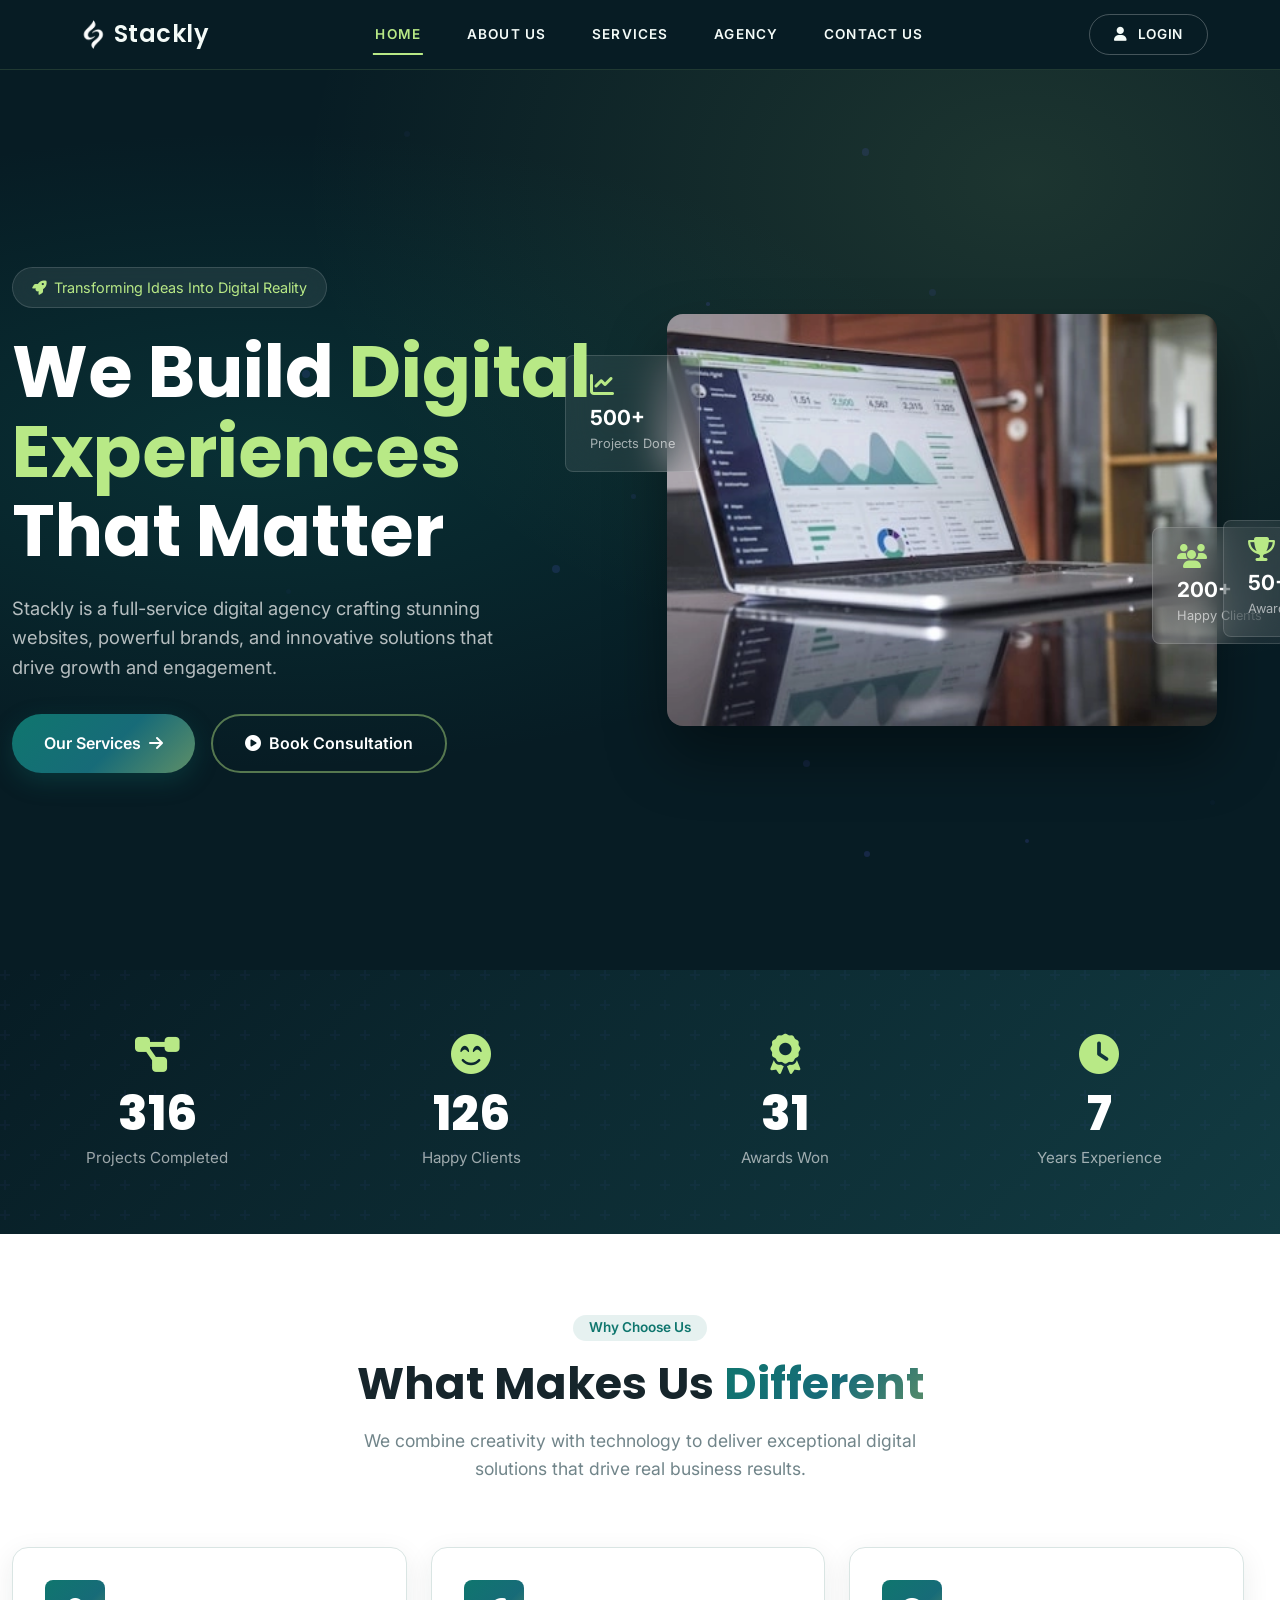
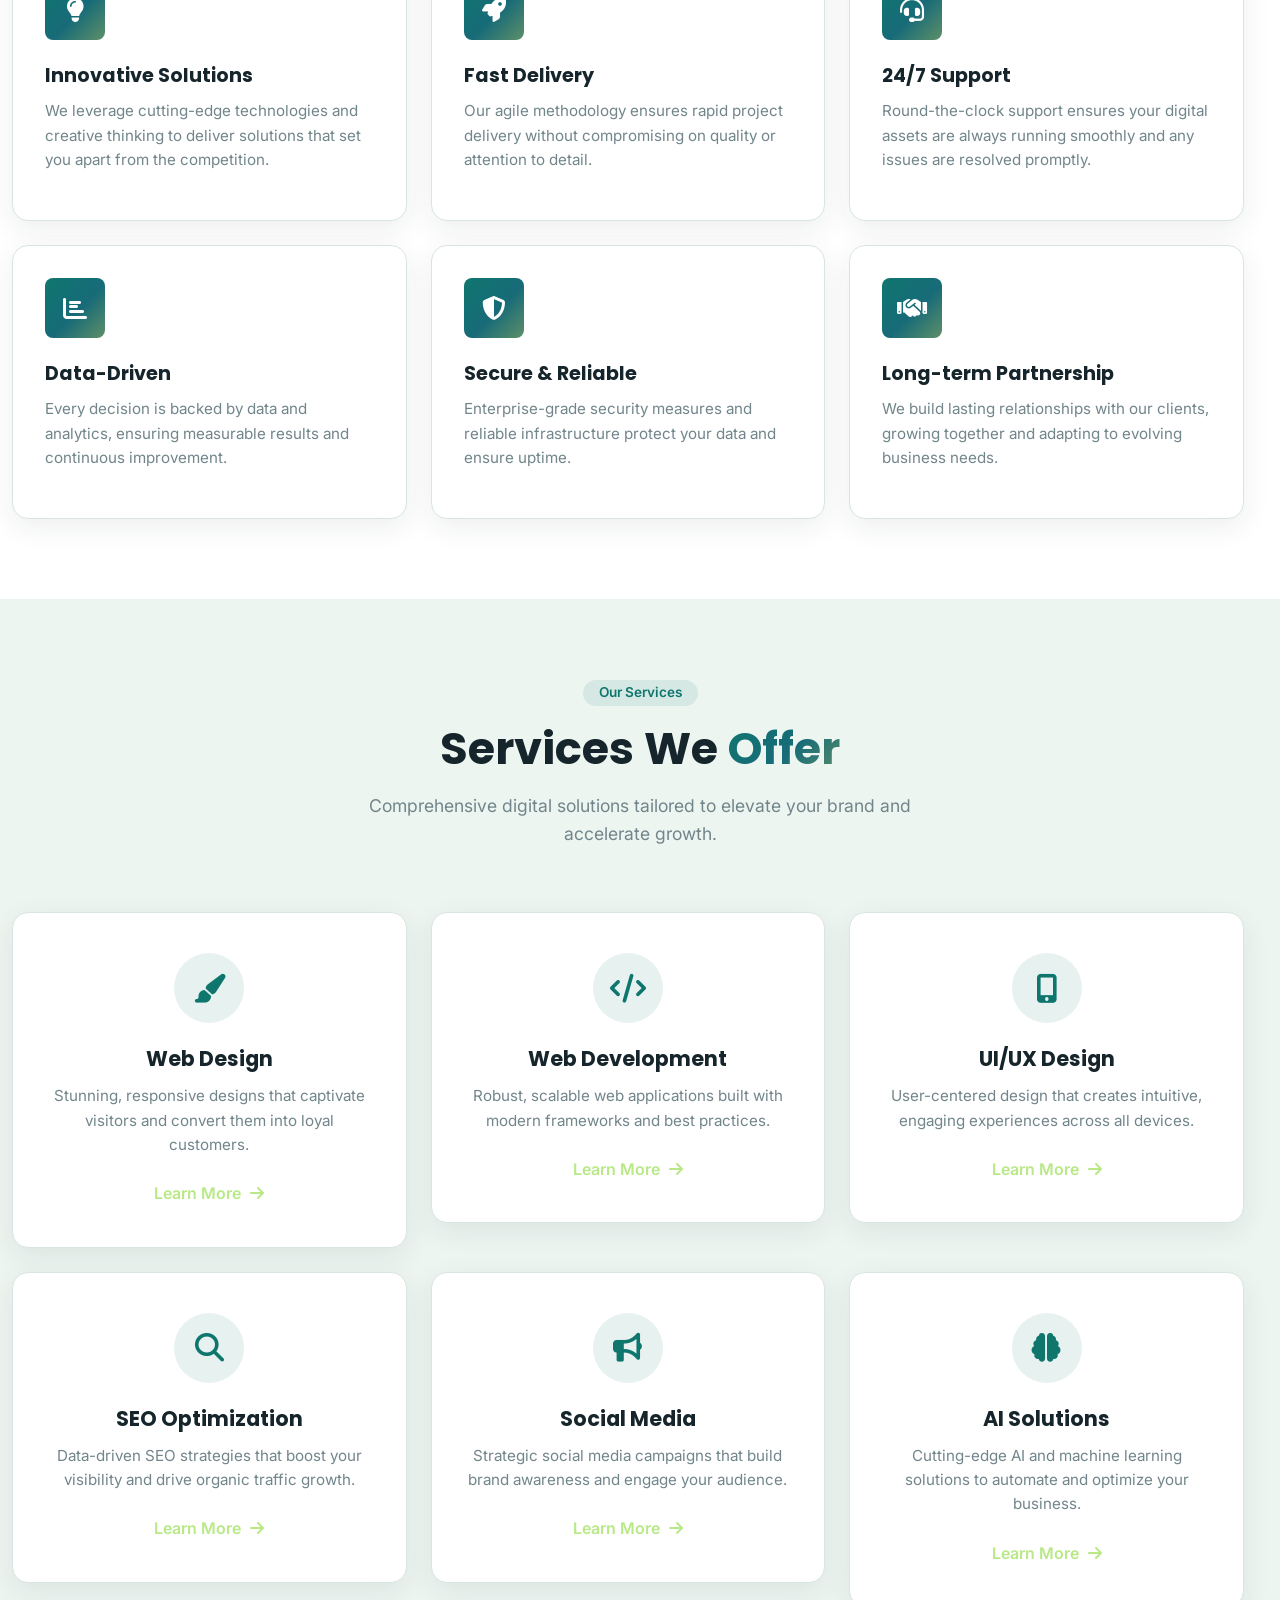
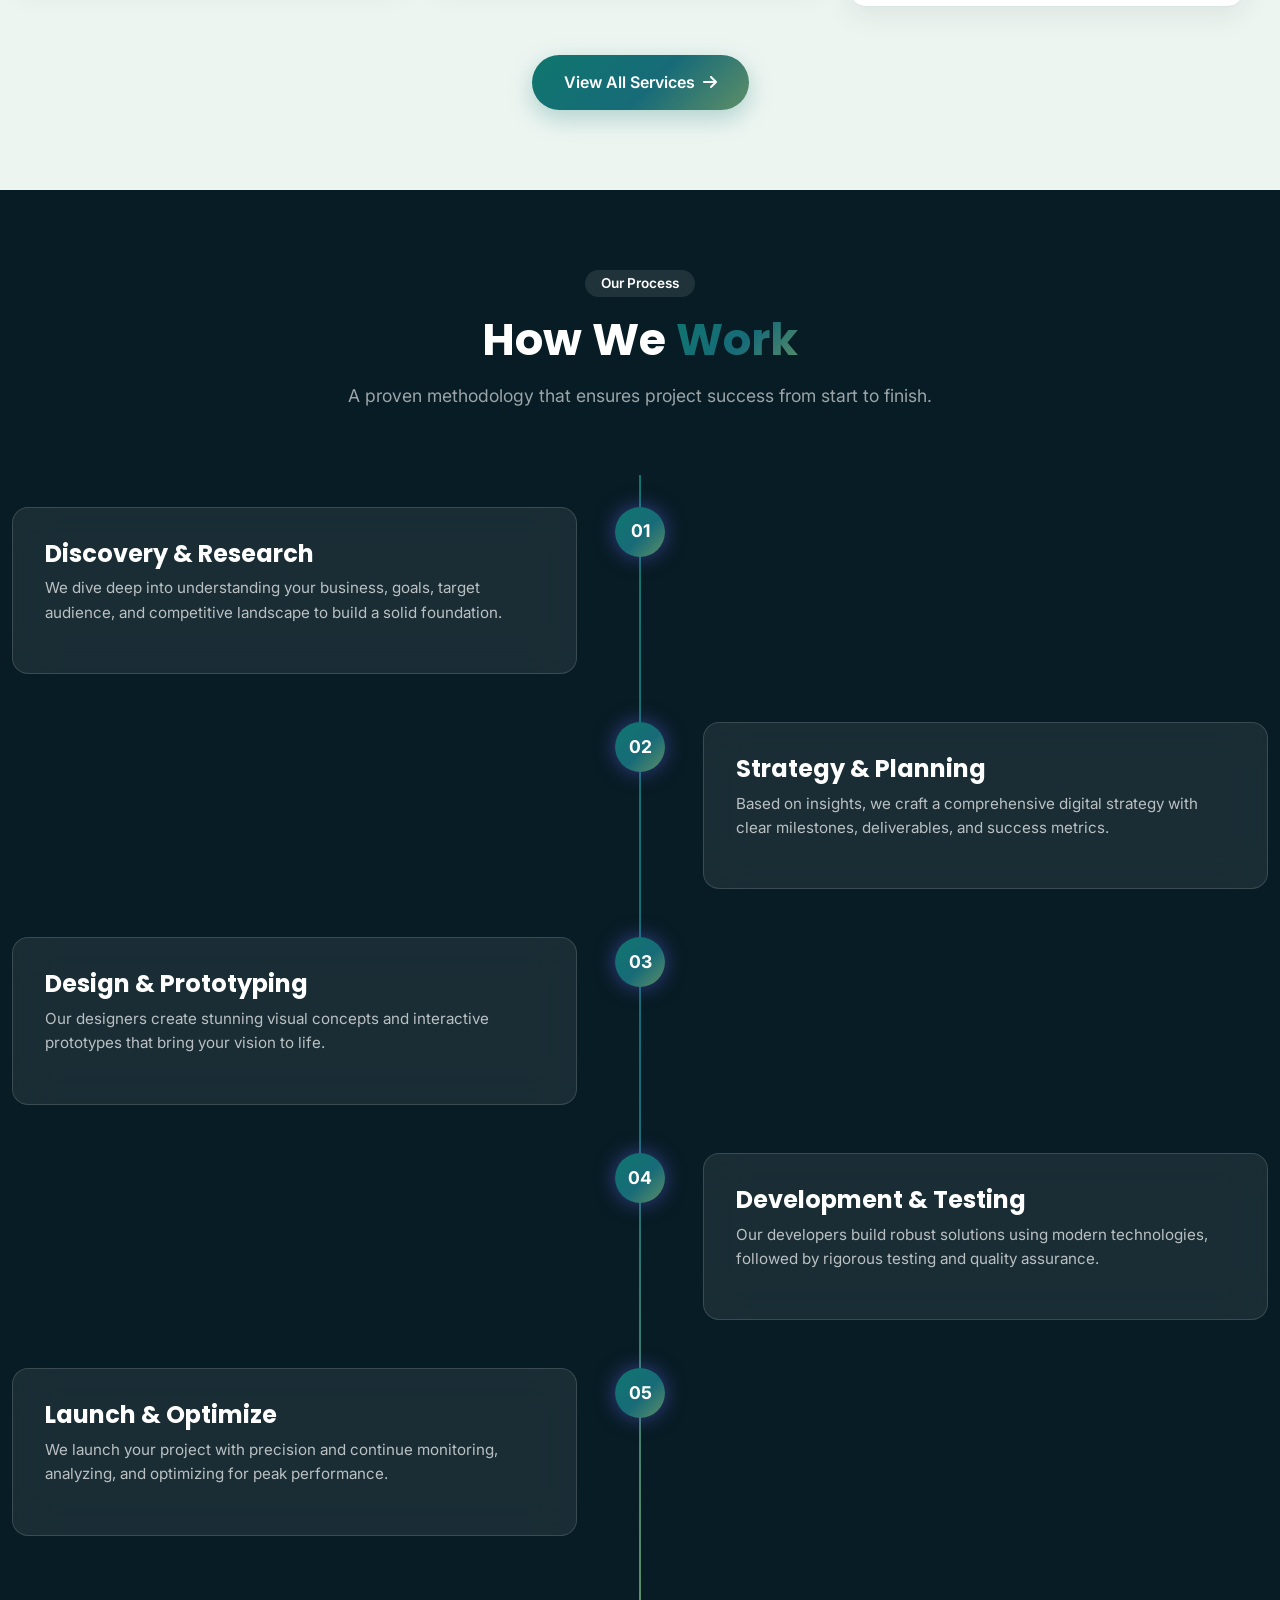
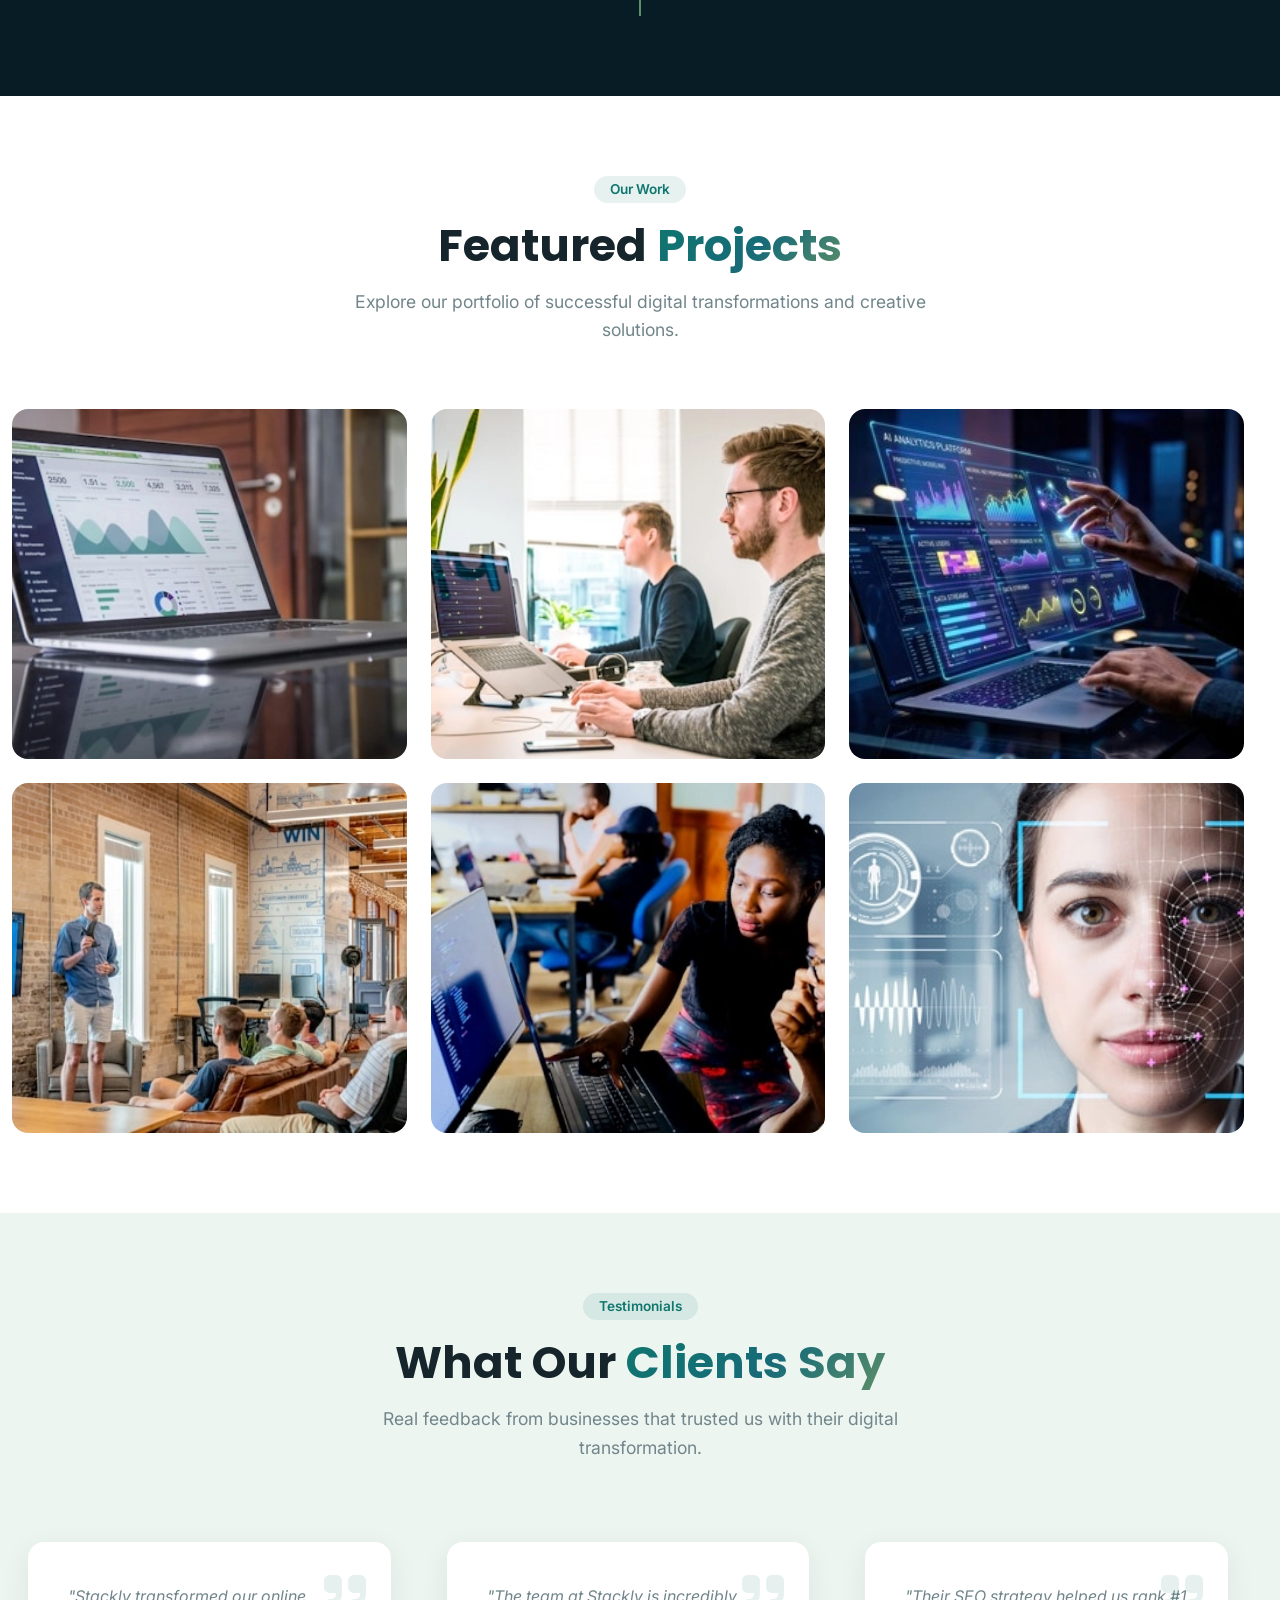
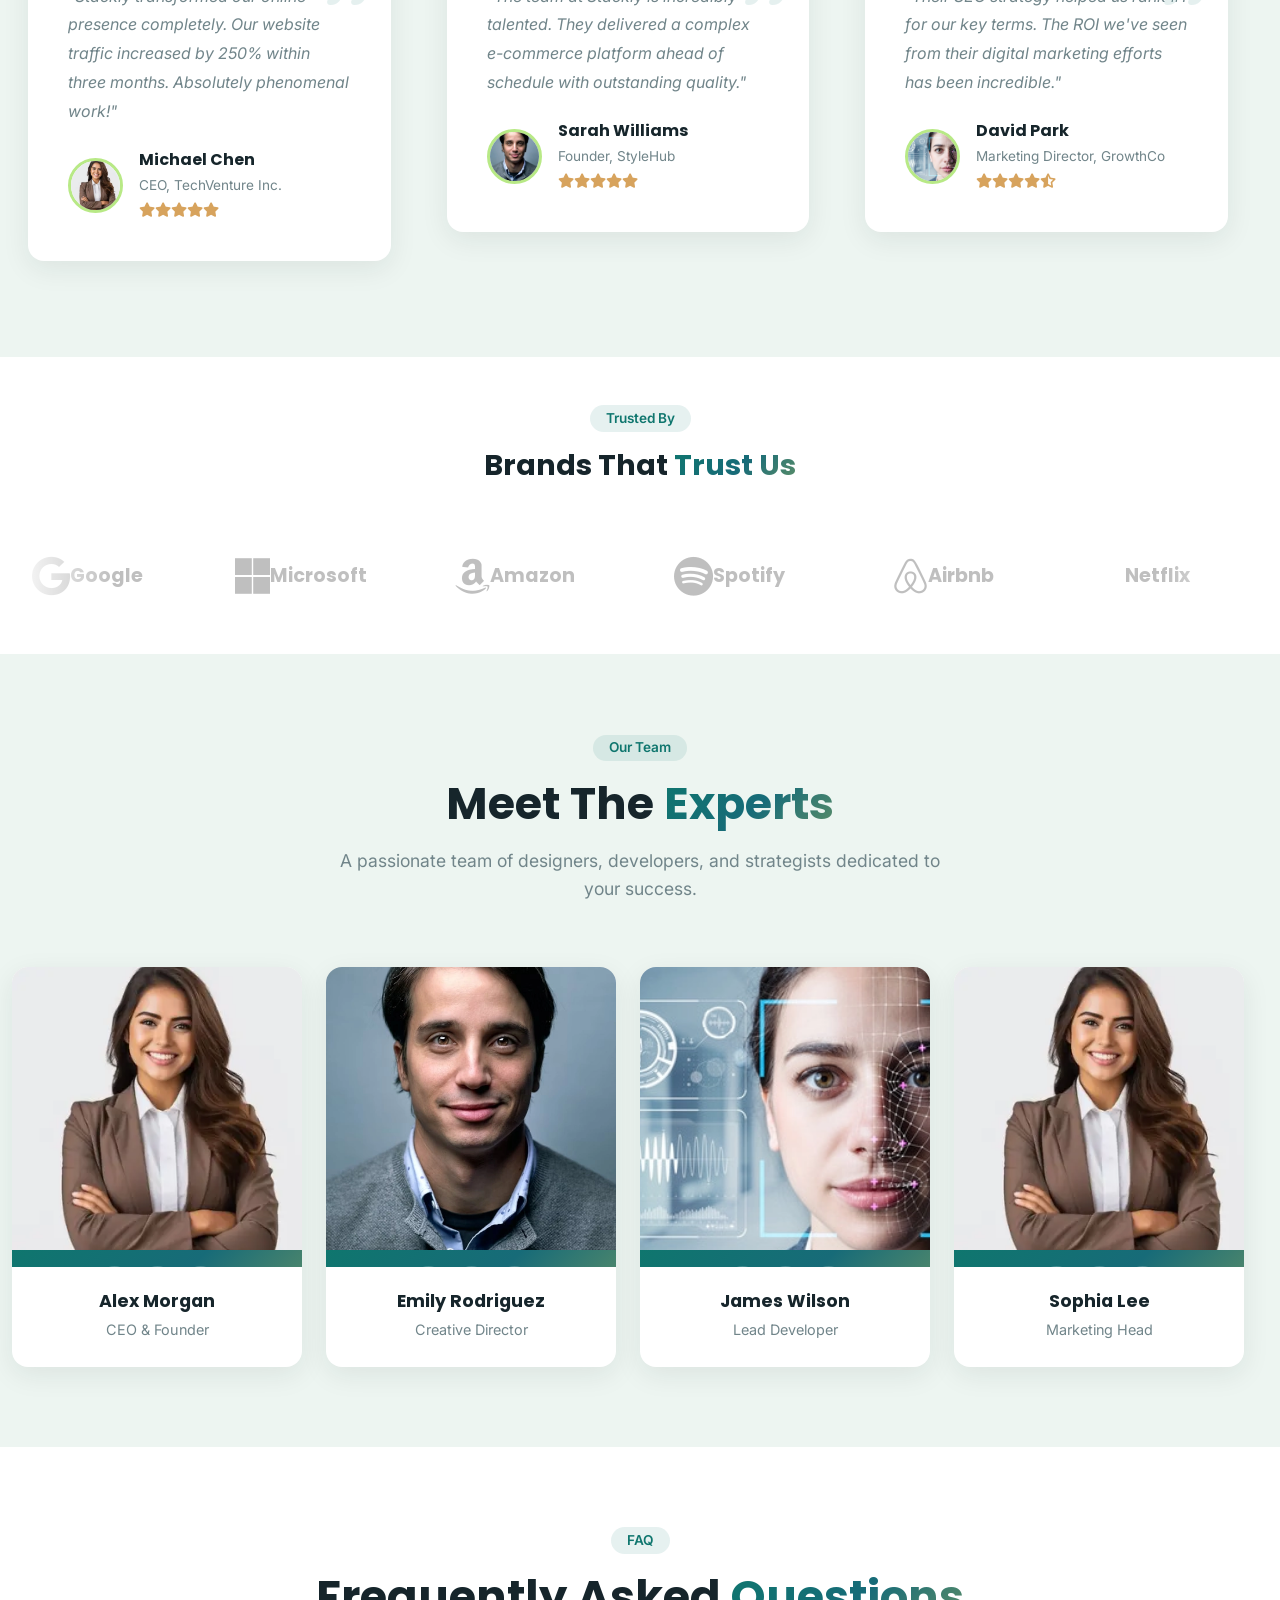
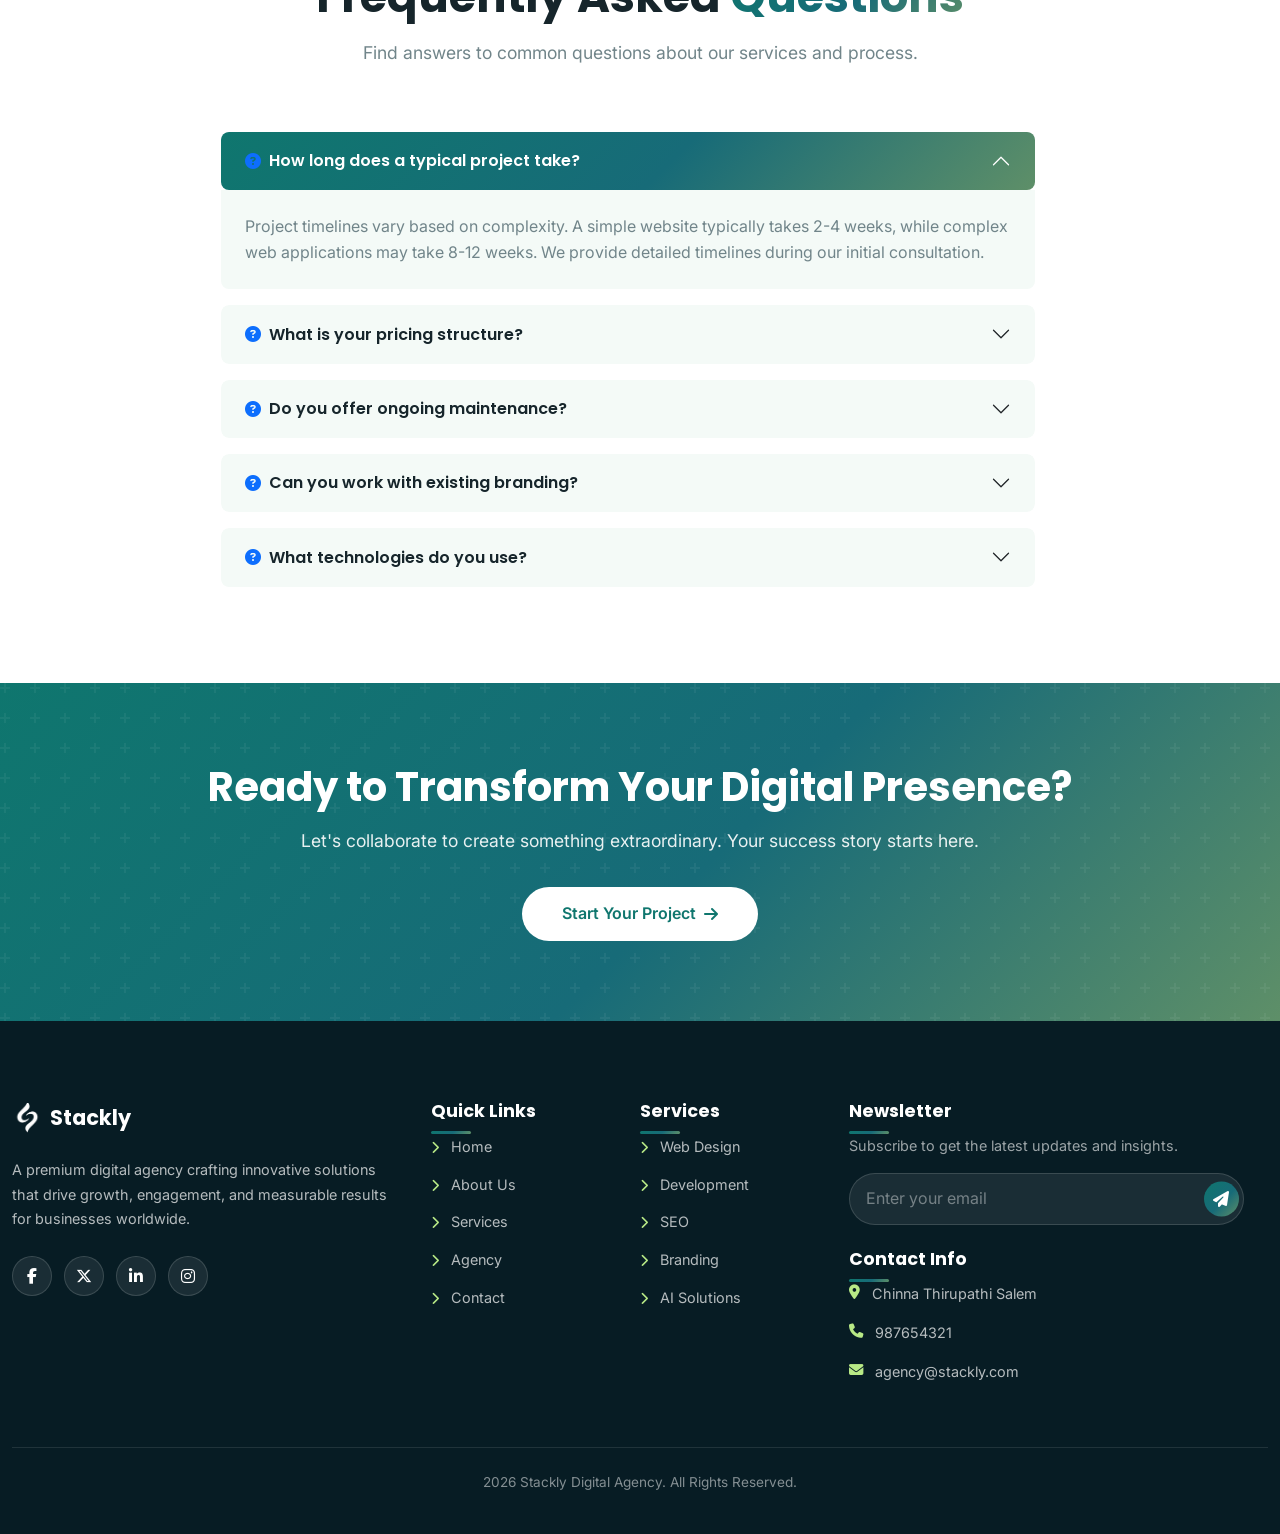
<file: index.html>
<!DOCTYPE html>
<html lang="en">
<head>
  <meta charset="UTF-8">
  <meta name="viewport" content="width=device-width, initial-scale=1.0">
  <title>Stackly Digital - Premium Digital Agency</title>
  <meta name="description" content="Stackly Digital - A premium digital agency offering web design, development, SEO, branding, and AI solutions.">
  <link rel="preconnect" href="https://fonts.googleapis.com">
  <link rel="preconnect" href="https://fonts.gstatic.com" crossorigin>
  <link href="https://fonts.googleapis.com/css2?family=Inter:wght@300;400;500;600;700&family=Poppins:wght@400;500;600;700;800;900&display=swap" rel="stylesheet">
  <link href="https://cdn.jsdelivr.net/npm/bootstrap@5.3.2/dist/css/bootstrap.min.css" rel="stylesheet">
  <link rel="stylesheet" href="https://cdnjs.cloudflare.com/ajax/libs/font-awesome/6.5.1/css/all.min.css">
  <link rel="stylesheet" href="style.css">
  <link rel="stylesheet" href="responsive.css">
  <link rel="stylesheet" href="header.css">
<!-- <base target="_blank"> -->
<!-- <base target="_blank"> -->
</head>
<body>

  <!-- Preloader -->
  <div class="preloader">
    <div class="preloader-spinner"></div>
    <div class="preloader-text">STACKLY</div>
  </div>

  <!-- Scroll Progress Bar -->
  <div class="scroll-progress" style="position:fixed;top:0;left:0;height:3px;background:var(--gradient-1);z-index:1001;width:0%;transition:width 0.1s;"></div>

  <!-- Navigation -->
  <header class="site-header" id="siteHeader">
  <div class="header-container">
    <!-- Logo -->
    <a href="index.html" class="header-logo">
      <img src="logoo.webp" alt="Stackly Logo">
      <span class="header-logo-text">Stackly</span>
    </a>

    <!-- Desktop Navigation -->
    <nav class="desktop-nav-wrapper">
      <ul class="header-nav">
        <li class="header-nav-item"><a href="index.html" class="header-nav-link">Home</a></li>
        <li class="header-nav-item"><a href="about.html" class="header-nav-link">About Us</a></li>
        <li class="header-nav-item"><a href="service.html" class="header-nav-link">Services</a></li>
        <!-- <li class="header-nav-item"><a href="blog.html" class="header-nav-link">Blog</a></li> -->
                <li class="header-nav-item"><a href="agency.html" class="header-nav-link">Agency</a></li>

        <li class="header-nav-item"><a href="contact.html" class="header-nav-link">Contact Us</a></li>
      </ul>
    </nav>

    <!-- Right Side: Email + Login -->
    <div class="header-right">
      <!-- <a href="404.html" class="header-email">
        <i class="fas fa-envelope"></i>
        <span>info@stackly.com</span>
      </a> -->
      <a href="login.html" class="header-login">
        <i class="fas fa-user"></i>
        <span>Login</span>
      </a>
    </div>

    <!-- Hamburger Button -->
    <button class="hamburger-btn" id="hamburgerBtn" aria-label="Open Menu" aria-expanded="false">
      <span></span>
      <span></span>
      <span></span>
    </button>
  </div>
</header>

<!-- Mobile Overlay -->
<div class="mobile-overlay" id="mobileOverlay"></div>

<!-- Mobile Navigation Panel -->
<aside class="mobile-nav" id="mobileNav" aria-hidden="true">
  <div class="mobile-nav-header">
    <a href="index.html" class="mobile-nav-logo">
      <img src="logoo.webp" alt="Stackly Logo">
      <span>Stackly</span>
    </a>
    <button class="mobile-nav-close" id="mobileNavClose" aria-label="Close Menu">
      <i class="fas fa-times"></i>
    </button>
  </div>
  <ul class="mobile-nav-list">
    <li class="mobile-nav-item"><a href="index.html" class="mobile-nav-link">Home</a></li>
    <li class="mobile-nav-item"><a href="about.html" class="mobile-nav-link">About Us</a></li>
    <li class="mobile-nav-item"><a href="service.html" class="mobile-nav-link">Services</a></li>
    <li class="mobile-nav-item"><a href="agency.html" class="mobile-nav-link">Agency</a></li>
    <li class="mobile-nav-item"><a href="contact.html" class="mobile-nav-link">Contact Us</a></li>
  </ul>
  <div class="mobile-nav-actions">
    <!-- <a href="404.html" class="mobile-nav-email">
      <i class="fas fa-envelope"></i>
      <span>info@stackly.com</span>
    </a> -->
    <a href="login.html" class="mobile-nav-login">
      <i class="fas fa-user"></i>
      <span>Login</span>
    </a>
  </div>
</aside>

  <!-- Hero Section -->
  <section class="hero" id="home">
    <div class="hero-bg"></div>
    <div class="hero-particles"></div>
    <div class="container">
      <div class="row align-items-center min-vh-100">
        <div class="col-lg-6 hero-content">
          <div class="hero-badge reveal">
            <i class="fas fa-rocket"></i>
            <span>Transforming Ideas Into Digital Reality</span>
          </div>
          <h1 class="hero-title reveal">
            We Build <span class="highlight">Digital Experiences</span> That Matter
          </h1>
          <p class="hero-desc reveal">
            Stackly is a full-service digital agency crafting stunning websites, powerful brands, and innovative solutions that drive growth and engagement.
          </p>
          <div class="hero-btns reveal">
            <a href="404.html" class="btn-primary-glow ripple">
              <span>Our Services</span>
              <i class="fas fa-arrow-right"></i>
            </a>
            <a href="404.html" class="btn-outline-light">
              <i class="fas fa-play-circle"></i>
              <span>Book Consultation</span>
            </a>
          </div>
        </div>
        <div class="col-lg-6 hero-visual reveal-scale">
          <img src="2img.webp" alt="Digital Agency" class="main-img">
          <div class="hero-float-card card-1">
            <i class="fas fa-chart-line"></i>
            <div class="num">500+</div>
            <div class="label">Projects Done</div>
          </div>
          <div class="hero-float-card card-2">
            <i class="fas fa-users"></i>
            <div class="num">200+</div>
            <div class="label">Happy Clients</div>
          </div>
          <div class="hero-float-card card-3">
            <i class="fas fa-trophy"></i>
            <div class="num">50+</div>
            <div class="label">Awards Won</div>
          </div>
        </div>
      </div>
    </div>
  </section>

  <!-- Stats Counter Section -->
  <section class="stats-section">
    <div class="container">
      <div class="row stagger-container">
        <div class="col-6 col-md-3 stagger-item">
          <div class="stat-item">
            <i class="fas fa-project-diagram"></i>
            <div class="stat-number counter" data-target="500">0</div>
            <div class="stat-label">Projects Completed</div>
          </div>
        </div>
        <div class="col-6 col-md-3 stagger-item">
          <div class="stat-item">
            <i class="fas fa-smile-beam"></i>
            <div class="stat-number counter" data-target="200">0</div>
            <div class="stat-label">Happy Clients</div>
          </div>
        </div>
        <div class="col-6 col-md-3 stagger-item">
          <div class="stat-item">
            <i class="fas fa-award"></i>
            <div class="stat-number counter" data-target="50">0</div>
            <div class="stat-label">Awards Won</div>
          </div>
        </div>
        <div class="col-6 col-md-3 stagger-item">
          <div class="stat-item">
            <i class="fas fa-clock"></i>
            <div class="stat-number counter" data-target="12">0</div>
            <div class="stat-label">Years Experience</div>
          </div>
        </div>
      </div>
    </div>
  </section>

  <!-- Why Choose Us Section -->
  <section class="why-us section-padding" id="why-us">
    <div class="container">
      <div class="section-header reveal">
        <span class="badge">Why Choose Us</span>
        <h2 class="section-title">What Makes Us <span class="text-gradient">Different</span></h2>
        <p class="section-subtitle">We combine creativity with technology to deliver exceptional digital solutions that drive real business results.</p>
      </div>
      <div class="row g-4 stagger-container">
        <div class="col-md-6 col-lg-4 stagger-item">
          <div class="feature-card">
            <div class="icon-box"><i class="fas fa-lightbulb"></i></div>
            <h4>Innovative Solutions</h4>
            <p>We leverage cutting-edge technologies and creative thinking to deliver solutions that set you apart from the competition.</p>
          </div>
        </div>
        <div class="col-md-6 col-lg-4 stagger-item">
          <div class="feature-card">
            <div class="icon-box"><i class="fas fa-rocket"></i></div>
            <h4>Fast Delivery</h4>
            <p>Our agile methodology ensures rapid project delivery without compromising on quality or attention to detail.</p>
          </div>
        </div>
        <div class="col-md-6 col-lg-4 stagger-item">
          <div class="feature-card">
            <div class="icon-box"><i class="fas fa-headset"></i></div>
            <h4>24/7 Support</h4>
            <p>Round-the-clock support ensures your digital assets are always running smoothly and any issues are resolved promptly.</p>
          </div>
        </div>
        <div class="col-md-6 col-lg-4 stagger-item">
          <div class="feature-card">
            <div class="icon-box"><i class="fas fa-chart-bar"></i></div>
            <h4>Data-Driven</h4>
            <p>Every decision is backed by data and analytics, ensuring measurable results and continuous improvement.</p>
          </div>
        </div>
        <div class="col-md-6 col-lg-4 stagger-item">
          <div class="feature-card">
            <div class="icon-box"><i class="fas fa-shield-alt"></i></div>
            <h4>Secure & Reliable</h4>
            <p>Enterprise-grade security measures and reliable infrastructure protect your data and ensure uptime.</p>
          </div>
        </div>
        <div class="col-md-6 col-lg-4 stagger-item">
          <div class="feature-card">
            <div class="icon-box"><i class="fas fa-handshake"></i></div>
            <h4>Long-term Partnership</h4>
            <p>We build lasting relationships with our clients, growing together and adapting to evolving business needs.</p>
          </div>
        </div>
      </div>
    </div>
  </section>

  <!-- Featured Services Section -->
  <section class="services-section section-padding" id="services">
    <div class="container">
      <div class="section-header reveal">
        <span class="badge">Our Services</span>
        <h2 class="section-title">Services We <span class="text-gradient">Offer</span></h2>
        <p class="section-subtitle">Comprehensive digital solutions tailored to elevate your brand and accelerate growth.</p>
      </div>
      <div class="row g-4 stagger-container">
        <div class="col-md-6 col-lg-4 stagger-item">
          <div class="service-card">
            <div class="service-icon"><i class="fas fa-paint-brush"></i></div>
            <h4>Web Design</h4>
            <p>Stunning, responsive designs that captivate visitors and convert them into loyal customers.</p>
            <a href="404.html" class="service-link">Learn More <i class="fas fa-arrow-right"></i></a>
          </div>
        </div>
        <div class="col-md-6 col-lg-4 stagger-item">
          <div class="service-card">
            <div class="service-icon"><i class="fas fa-code"></i></div>
            <h4>Web Development</h4>
            <p>Robust, scalable web applications built with modern frameworks and best practices.</p>
            <a href="404.html" class="service-link">Learn More <i class="fas fa-arrow-right"></i></a>
          </div>
        </div>
        <div class="col-md-6 col-lg-4 stagger-item">
          <div class="service-card">
            <div class="service-icon"><i class="fas fa-mobile-alt"></i></div>
            <h4>UI/UX Design</h4>
            <p>User-centered design that creates intuitive, engaging experiences across all devices.</p>
            <a href="404.html" class="service-link">Learn More <i class="fas fa-arrow-right"></i></a>
          </div>
        </div>
        <div class="col-md-6 col-lg-4 stagger-item">
          <div class="service-card">
            <div class="service-icon"><i class="fas fa-search"></i></div>
            <h4>SEO Optimization</h4>
            <p>Data-driven SEO strategies that boost your visibility and drive organic traffic growth.</p>
            <a href="404.html" class="service-link">Learn More <i class="fas fa-arrow-right"></i></a>
          </div>
        </div>
        <div class="col-md-6 col-lg-4 stagger-item">
          <div class="service-card">
            <div class="service-icon"><i class="fas fa-bullhorn"></i></div>
            <h4>Social Media</h4>
            <p>Strategic social media campaigns that build brand awareness and engage your audience.</p>
            <a href="404.html" class="service-link">Learn More <i class="fas fa-arrow-right"></i></a>
          </div>
        </div>
        <div class="col-md-6 col-lg-4 stagger-item">
          <div class="service-card">
            <div class="service-icon"><i class="fas fa-brain"></i></div>
            <h4>AI Solutions</h4>
            <p>Cutting-edge AI and machine learning solutions to automate and optimize your business.</p>
            <a href="404.html" class="service-link">Learn More <i class="fas fa-arrow-right"></i></a>
          </div>
        </div>
      </div>
      <div class="text-center mt-5 reveal">
        <a href="404.html" class="btn-primary-glow ripple">View All Services <i class="fas fa-arrow-right"></i></a>
      </div>
    </div>
  </section>

  <!-- Process Timeline Section -->
  <section class="process-section section-padding" id="process">
    <div class="container">
      <div class="section-header reveal">
        <span class="badge" style="background:rgba(255,255,255,0.1);color:white;">Our Process</span>
        <h2 class="section-title">How We <span class="text-gradient">Work</span></h2>
        <p class="section-subtitle" style="color:rgba(255,255,255,0.6);">A proven methodology that ensures project success from start to finish.</p>
      </div>
      <div class="timeline">
        <div class="timeline-item reveal-left">
          <div class="timeline-content">
            <h4>Discovery & Research</h4>
            <p>We dive deep into understanding your business, goals, target audience, and competitive landscape to build a solid foundation.</p>
          </div>
          <div class="timeline-dot">01</div>
        </div>
        <div class="timeline-item reveal-right">
          <div class="timeline-content">
            <h4>Strategy & Planning</h4>
            <p>Based on insights, we craft a comprehensive digital strategy with clear milestones, deliverables, and success metrics.</p>
          </div>
          <div class="timeline-dot">02</div>
        </div>
        <div class="timeline-item reveal-left">
          <div class="timeline-content">
            <h4>Design & Prototyping</h4>
            <p>Our designers create stunning visual concepts and interactive prototypes that bring your vision to life.</p>
          </div>
          <div class="timeline-dot">03</div>
        </div>
        <div class="timeline-item reveal-right">
          <div class="timeline-content">
            <h4>Development & Testing</h4>
            <p>Our developers build robust solutions using modern technologies, followed by rigorous testing and quality assurance.</p>
          </div>
          <div class="timeline-dot">04</div>
        </div>
        <div class="timeline-item reveal-left">
          <div class="timeline-content">
            <h4>Launch & Optimize</h4>
            <p>We launch your project with precision and continue monitoring, analyzing, and optimizing for peak performance.</p>
          </div>
          <div class="timeline-dot">05</div>
        </div>
      </div>
    </div>
  </section>

  <!-- Portfolio Section -->
  <section class="portfolio-section section-padding" id="portfolio">
    <div class="container">
      <div class="section-header reveal">
        <span class="badge">Our Work</span>
        <h2 class="section-title">Featured <span class="text-gradient">Projects</span></h2>
        <p class="section-subtitle">Explore our portfolio of successful digital transformations and creative solutions.</p>
      </div>
      <div class="row g-4 stagger-container">
        <div class="col-md-6 col-lg-4 stagger-item">
          <div class="portfolio-card">
            <img src="2img.webp" alt="E-commerce Platform">
            <div class="portfolio-overlay">
              <h4>E-Commerce Platform</h4>
              <p>Full-stack e-commerce solution with AI recommendations</p>
              <a href="404.html" class="btn-view"><i class="fas fa-arrow-right"></i></a>
            </div>
          </div>
        </div>
        <div class="col-md-6 col-lg-4 stagger-item">
          <div class="portfolio-card">
            <img src="3img.webp" alt="Dashboard Analytics">
            <div class="portfolio-overlay">
              <h4>Analytics Dashboard</h4>
              <p>Real-time data visualization platform for enterprise</p>
              <a href="404.html" class="btn-view"><i class="fas fa-arrow-right"></i></a>
            </div>
          </div>
        </div>
        <div class="col-md-6 col-lg-4 stagger-item">
          <div class="portfolio-card">
            <img src="7.webp" alt="Mobile App Design">
            <div class="portfolio-overlay">
              <h4>Mobile App Design</h4>
              <p>Intuitive UI/UX for a fintech mobile application</p>
              <a href="404.html" class="btn-view"><i class="fas fa-arrow-right"></i></a>
            </div>
          </div>
        </div>
        <div class="col-md-6 col-lg-4 stagger-item">
          <div class="portfolio-card">
            <img src="7img.webp" alt="SEO Campaign">
            <div class="portfolio-overlay">
              <h4>SEO Campaign</h4>
              <p>300% organic traffic increase for a SaaS company</p>
              <a href="404.html" class="btn-view"><i class="fas fa-arrow-right"></i></a>
            </div>
          </div>
        </div>
        <div class="col-md-6 col-lg-4 stagger-item">
          <div class="portfolio-card">
            <img src="10img.webp" alt="Brand Identity">
            <div class="portfolio-overlay">
              <h4>Brand Identity</h4>
              <p>Complete brand redesign for a tech startup</p>
              <a href="404.html" class="btn-view"><i class="fas fa-arrow-right"></i></a>
            </div>
          </div>
        </div>
        <div class="col-md-6 col-lg-4 stagger-item">
          <div class="portfolio-card">
            <img src="18.webp" alt="AI Chatbot">
            <div class="portfolio-overlay">
              <h4>AI Chatbot</h4>
              <p>Intelligent customer service automation solution</p>
              <a href="404.html" class="btn-view"><i class="fas fa-arrow-right"></i></a>
            </div>
          </div>
        </div>
      </div>
    </div>
  </section>

  <!-- Testimonials Section -->
  <section class="testimonials-section section-padding" id="testimonials">
    <div class="container">
      <div class="section-header reveal">
        <span class="badge">Testimonials</span>
        <h2 class="section-title">What Our <span class="text-gradient">Clients Say</span></h2>
        <p class="section-subtitle">Real feedback from businesses that trusted us with their digital transformation.</p>
      </div>
      <div class="row g-4 stagger-container">
        <div class="col-md-6 col-lg-4 stagger-item">
          <div class="testimonial-card">
            <i class="fas fa-quote-right quote-icon"></i>
            <p>"Stackly transformed our online presence completely. Our website traffic increased by 250% within three months. Absolutely phenomenal work!"</p>
            <div class="testimonial-author">
              <img src="asha.webp" alt="Client">
              <div>
                <h5>Michael Chen</h5>
                <span>CEO, TechVenture Inc.</span>
                <div class="rating">
                  <i class="fas fa-star"></i><i class="fas fa-star"></i><i class="fas fa-star"></i><i class="fas fa-star"></i><i class="fas fa-star"></i>
                </div>
              </div>
            </div>
          </div>
        </div>
        <div class="col-md-6 col-lg-4 stagger-item">
          <div class="testimonial-card">
            <i class="fas fa-quote-right quote-icon"></i>
            <p>"The team at Stackly is incredibly talented. They delivered a complex e-commerce platform ahead of schedule with outstanding quality."</p>
            <div class="testimonial-author">
              <img src="hum2.webp" alt="Client">
              <div>
                <h5>Sarah Williams</h5>
                <span>Founder, StyleHub</span>
                <div class="rating">
                  <i class="fas fa-star"></i><i class="fas fa-star"></i><i class="fas fa-star"></i><i class="fas fa-star"></i><i class="fas fa-star"></i>
                </div>
              </div>
            </div>
          </div>
        </div>
        <div class="col-md-6 col-lg-4 stagger-item">
          <div class="testimonial-card">
            <i class="fas fa-quote-right quote-icon"></i>
            <p>"Their SEO strategy helped us rank #1 for our key terms. The ROI we've seen from their digital marketing efforts has been incredible."</p>
            <div class="testimonial-author">
              <img src="18.webp" alt="Client">
              <div>
                <h5>David Park</h5>
                <span>Marketing Director, GrowthCo</span>
                <div class="rating">
                  <i class="fas fa-star"></i><i class="fas fa-star"></i><i class="fas fa-star"></i><i class="fas fa-star"></i><i class="fas fa-star-half-alt"></i>
                </div>
              </div>
            </div>
          </div>
        </div>
      </div>
    </div>
  </section>

  <!-- Trusted Brands Section -->
  <section class="brands-section">
    <div class="container">
      <div class="section-header reveal">
        <span class="badge">Trusted By</span>
        <h2 class="section-title" style="font-size:1.8rem;">Brands That <span class="text-gradient">Trust Us</span></h2>
      </div>
      <div class="brands-wrapper">
        <div class="brands-track">
          <div class="brand-item"><i class="fab fa-google"></i><span>Google</span></div>
          <div class="brand-item"><i class="fab fa-microsoft"></i><span>Microsoft</span></div>
          <div class="brand-item"><i class="fab fa-amazon"></i><span>Amazon</span></div>
          <div class="brand-item"><i class="fab fa-spotify"></i><span>Spotify</span></div>
          <div class="brand-item"><i class="fab fa-airbnb"></i><span>Airbnb</span></div>
          <div class="brand-item"><i class="fab fa-netflix"></i><span>Netflix</span></div>
          <div class="brand-item"><i class="fab fa-slack"></i><span>Slack</span></div>
          <div class="brand-item"><i class="fab fa-stripe"></i><span>Stripe</span></div>
          <!-- Duplicate for seamless loop -->
          <div class="brand-item"><i class="fab fa-google"></i><span>Google</span></div>
          <div class="brand-item"><i class="fab fa-microsoft"></i><span>Microsoft</span></div>
          <div class="brand-item"><i class="fab fa-amazon"></i><span>Amazon</span></div>
          <div class="brand-item"><i class="fab fa-spotify"></i><span>Spotify</span></div>
          <div class="brand-item"><i class="fab fa-airbnb"></i><span>Airbnb</span></div>
          <div class="brand-item"><i class="fab fa-netflix"></i><span>Netflix</span></div>
          <div class="brand-item"><i class="fab fa-slack"></i><span>Slack</span></div>
          <div class="brand-item"><i class="fab fa-stripe"></i><span>Stripe</span></div>
        </div>
      </div>
    </div>
  </section>

  <!-- Team Section -->
  <section class="team-section section-padding" id="team">
    <div class="container">
      <div class="section-header reveal">
        <span class="badge">Our Team</span>
        <h2 class="section-title">Meet The <span class="text-gradient">Experts</span></h2>
        <p class="section-subtitle">A passionate team of designers, developers, and strategists dedicated to your success.</p>
      </div>
      <div class="row g-4 stagger-container">
        <div class="col-md-6 col-lg-3 stagger-item">
          <div class="team-card">
            <div class="team-img">
              <img src="asha.webp" alt="Team Member">
              <div class="team-social">
                <a href="404.html"><i class="fab fa-linkedin-in"></i></a>
                <a href="404.html"><i class="fab fa-x-twitter"></i></a>
                <a href="404.html"><i class="fab fa-dribbble"></i></a>
              </div>
            </div>
            <div class="team-info">
              <h5>Alex Morgan</h5>
              <span>CEO & Founder</span>
            </div>
          </div>
        </div>
        <div class="col-md-6 col-lg-3 stagger-item">
          <div class="team-card">
            <div class="team-img">
              <img src="hum2.webp" alt="Team Member">
              <div class="team-social">
                <a href="404.html"><i class="fab fa-linkedin-in"></i></a>
                <a href="404.html"><i class="fab fa-x-twitter"></i></a>
                <a href="404.html"><i class="fab fa-dribbble"></i></a>
              </div>
            </div>
            <div class="team-info">
              <h5>Emily Rodriguez</h5>
              <span>Creative Director</span>
            </div>
          </div>
        </div>
        <div class="col-md-6 col-lg-3 stagger-item">
          <div class="team-card">
            <div class="team-img">
              <img src="18.webp" alt="Team Member">
              <div class="team-social">
                <a href="404.html"><i class="fab fa-linkedin-in"></i></a>
                <a href="404.html"><i class="fab fa-x-twitter"></i></a>
                <a href="404.html"><i class="fab fa-github"></i></a>
              </div>
            </div>
            <div class="team-info">
              <h5>James Wilson</h5>
              <span>Lead Developer</span>
            </div>
          </div>
        </div>
        <div class="col-md-6 col-lg-3 stagger-item">
          <div class="team-card">
            <div class="team-img">
              <img src="asha.webp" alt="Team Member">
              <div class="team-social">
                <a href="404.html"><i class="fab fa-linkedin-in"></i></a>
                <a href="404.html"><i class="fab fa-x-twitter"></i></a>
                <a href="404.html"><i class="fab fa-instagram"></i></a>
              </div>
            </div>
            <div class="team-info">
              <h5>Sophia Lee</h5>
              <span>Marketing Head</span>
            </div>
          </div>
        </div>
      </div>
    </div>
  </section>

  <!-- FAQ Section -->
  <section class="faq-section section-padding" id="faq">
    <div class="container">
      <div class="section-header reveal">
        <span class="badge">FAQ</span>
        <h2 class="section-title">Frequently Asked <span class="text-gradient">Questions</span></h2>
        <p class="section-subtitle">Find answers to common questions about our services and process.</p>
      </div>
      <div class="row justify-content-center">
        <div class="col-lg-8">
          <div class="accordion" id="faqAccordion">
            <div class="accordion-item reveal">
              <h2 class="accordion-header">
                <button class="accordion-button" type="button" data-bs-toggle="collapse" data-bs-target="#faq1">
                  <i class="fas fa-question-circle me-2 text-primary"></i> How long does a typical project take?
                </button>
              </h2>
              <div id="faq1" class="accordion-collapse collapse show" data-bs-parent="#faqAccordion">
                <div class="accordion-body">
                  Project timelines vary based on complexity. A simple website typically takes 2-4 weeks, while complex web applications may take 8-12 weeks. We provide detailed timelines during our initial consultation.
                </div>
              </div>
            </div>
            <div class="accordion-item reveal">
              <h2 class="accordion-header">
                <button class="accordion-button collapsed" type="button" data-bs-toggle="collapse" data-bs-target="#faq2">
                  <i class="fas fa-question-circle me-2 text-primary"></i> What is your pricing structure?
                </button>
              </h2>
              <div id="faq2" class="accordion-collapse collapse" data-bs-parent="#faqAccordion">
                <div class="accordion-body">
                  We offer flexible pricing based on project scope and requirements. We provide detailed quotes after understanding your needs. Contact us for a free consultation and custom quote.
                </div>
              </div>
            </div>
            <div class="accordion-item reveal">
              <h2 class="accordion-header">
                <button class="accordion-button collapsed" type="button" data-bs-toggle="collapse" data-bs-target="#faq3">
                  <i class="fas fa-question-circle me-2 text-primary"></i> Do you offer ongoing maintenance?
                </button>
              </h2>
              <div id="faq3" class="accordion-collapse collapse" data-bs-parent="#faqAccordion">
                <div class="accordion-body">
                  Yes! We offer comprehensive maintenance packages including security updates, performance optimization, content updates, and 24/7 technical support to keep your digital assets running smoothly.
                </div>
              </div>
            </div>
            <div class="accordion-item reveal">
              <h2 class="accordion-header">
                <button class="accordion-button collapsed" type="button" data-bs-toggle="collapse" data-bs-target="#faq4">
                  <i class="fas fa-question-circle me-2 text-primary"></i> Can you work with existing branding?
                </button>
              </h2>
              <div id="faq4" class="accordion-collapse collapse" data-bs-parent="#faqAccordion">
                <div class="accordion-body">
                  Absolutely! We can work within your existing brand guidelines or help you evolve your brand identity. Our team ensures consistency across all digital touchpoints.
                </div>
              </div>
            </div>
            <div class="accordion-item reveal">
              <h2 class="accordion-header">
                <button class="accordion-button collapsed" type="button" data-bs-toggle="collapse" data-bs-target="#faq5">
                  <i class="fas fa-question-circle me-2 text-primary"></i> What technologies do you use?
                </button>
              </h2>
              <div id="faq5" class="accordion-collapse collapse" data-bs-parent="#faqAccordion">
                <div class="accordion-body">
                  We use modern, proven technologies including React, Vue, Node.js, Python, and cloud platforms. We select the best tech stack based on your specific project requirements and goals.
                </div>
              </div>
            </div>
          </div>
        </div>
      </div>
    </div>
  </section>

  <!-- Blog Preview Section -->
  <!-- <section class="blog-preview section-padding" id="blog">
    <div class="container">
      <div class="section-header reveal">
        <span class="badge">Latest Insights</span>
        <h2 class="section-title">From Our <span class="text-gradient">Blog</span></h2>
        <p class="section-subtitle">Stay updated with the latest trends, tips, and insights in digital marketing and technology.</p>
      </div>
      <div class="row g-4 stagger-container">
        <div class="col-md-6 col-lg-4 stagger-item">
          <div class="blog-card">
            <div class="blog-img">
              <img src="https://images.unsplash.com/photo-1432888622747-4eb9a8efeb07?w=500&h=300&fit=crop" alt="Blog Post">
              <span class="blog-category">SEO</span>
            </div>
            <div class="blog-content">
              <div class="blog-meta">
                <span><i class="far fa-calendar"></i> Jan 15, 2026</span>
                <span><i class="far fa-user"></i> Alex Morgan</span>
              </div>
              <h4>10 SEO Strategies That Will Dominate 2026</h4>
              <p>Discover the cutting-edge SEO techniques that will help your business rank higher and drive more organic traffic.</p>
              <a href="404.html" class="read-more">Read More <i class="fas fa-arrow-right"></i></a>
            </div>
          </div>
        </div>
        <div class="col-md-6 col-lg-4 stagger-item">
          <div class="blog-card">
            <div class="blog-img">
              <img src="https://images.unsplash.com/photo-1677442136019-21780ecad995?w=500&h=300&fit=crop" alt="Blog Post">
              <span class="blog-category">AI</span>
            </div>
            <div class="blog-content">
              <div class="blog-meta">
                <span><i class="far fa-calendar"></i> Jan 10, 2026</span>
                <span><i class="far fa-user"></i> James Wilson</span>
              </div>
              <h4>How AI is Revolutionizing Web Development</h4>
              <p>Explore how artificial intelligence is transforming the way we build, design, and optimize websites.</p>
              <a href="404.html" class="read-more">Read More <i class="fas fa-arrow-right"></i></a>
            </div>
          </div>
        </div>
        <div class="col-md-6 col-lg-4 stagger-item">
          <div class="blog-card">
            <div class="blog-img">
              <img src="https://images.unsplash.com/photo-1561070791-2526d30994b5?w=500&h=300&fit=crop" alt="Blog Post">
              <span class="blog-category">Design</span>
            </div>
            <div class="blog-content">
              <div class="blog-meta">
                <span><i class="far fa-calendar"></i> Jan 5, 2026</span>
                <span><i class="far fa-user"></i> Emily Rodriguez</span>
              </div>
              <h4>UI/UX Trends Shaping Digital Experiences in 2026</h4>
              <p>From glassmorphism to micro-interactions, learn about the design trends defining modern user experiences.</p>
              <a href="404.html" class="read-more">Read More <i class="fas fa-arrow-right"></i></a>
            </div>
          </div>
        </div>
      </div>
      <div class="text-center mt-5 reveal">
        <a href="404.html" class="btn-primary-glow ripple">View All Articles <i class="fas fa-arrow-right"></i></a>
      </div>
    </div>
  </section> -->

  <!-- CTA Banner -->
  <section class="cta-banner">
    <div class="container">
      <div class="cta-content reveal">
        <h2>Ready to Transform Your Digital Presence?</h2>
        <p>Let's collaborate to create something extraordinary. Your success story starts here.</p>
        <a href="404.html" class="btn-cta-white ripple">
          <span>Start Your Project</span>
          <i class="fas fa-arrow-right"></i>
        </a>
      </div>
    </div>
  </section>

  <!-- Footer -->
  <footer class="footer">
    <div class="container">
      <div class="row">
        <div class="col-lg-4 col-md-6 mb-4 mb-lg-0">
          <a href="index.html" class="footer-brand">
            <img src="logoo.webp" alt="Stackly Logo">
            <span>Stackly</span>
          </a>
          <p class="footer-desc">A premium digital agency crafting innovative solutions that drive growth, engagement, and measurable results for businesses worldwide.</p>
          <div class="footer-social">
            <a href="404.html" aria-label="Facebook"><i class="fab fa-facebook-f"></i></a>
            <a href="404.html" aria-label="Twitter"><i class="fab fa-x-twitter"></i></a>
            <a href="404.html" aria-label="LinkedIn"><i class="fab fa-linkedin-in"></i></a>
            <a href="404.html" aria-label="Instagram"><i class="fab fa-instagram"></i></a>
          </div>
        </div>
        <div class="col-lg-2 col-md-6 mb-4 mb-lg-0">
          <h5>Quick Links</h5>
          <ul class="footer-links">
            <li><a href="index.html"><i class="fas fa-chevron-right"></i> Home</a></li>
            <li><a href="about.html"><i class="fas fa-chevron-right"></i> About Us</a></li>
            <li><a href="service.html"><i class="fas fa-chevron-right"></i> Services</a></li>
            <li><a href="agency.html"><i class="fas fa-chevron-right"></i> Agency</a></li>
            <li><a href="contact.html"><i class="fas fa-chevron-right"></i> Contact</a></li>
          </ul>
        </div>
        <div class="col-lg-2 col-md-6 mb-4 mb-lg-0">
          <h5>Services</h5>
          <ul class="footer-links">
            <li><a href="404.html"><i class="fas fa-chevron-right"></i> Web Design</a></li>
            <li><a href="404.html"><i class="fas fa-chevron-right"></i> Development</a></li>
            <li><a href="404.html"><i class="fas fa-chevron-right"></i> SEO</a></li>
            <li><a href="404.html"><i class="fas fa-chevron-right"></i> Branding</a></li>
            <li><a href="404.html"><i class="fas fa-chevron-right"></i> AI Solutions</a></li>
          </ul>
        </div>
        <div class="col-lg-4 col-md-6">
          <h5>Newsletter</h5>
          <p style="font-size:0.9rem;color:rgba(255,255,255,0.6);margin-bottom:1rem;">Subscribe to get the latest updates and insights.</p>
          <form class="newsletter-form" action="404.html" method="get">
            <input type="email" placeholder="Enter your email" required>
            <button type="submit" aria-label="Subscribe"><i class="fas fa-paper-plane"></i></button>
          </form>
          <h5 style="margin-top:1.5rem;">Contact Info</h5>
          <ul class="footer-links footer-contact">
            <li><i class="fas fa-map-marker-alt"></i> Chinna Thirupathi Salem</li>
            <li><i class="fas fa-phone"></i>987654321</li>
            <li><i class="fas fa-envelope"></i> agency@stackly.com</li>
          </ul>
        </div>
      </div>
      <div class="footer-bottom">
        <p> 2026 Stackly Digital Agency. All Rights Reserved.</p>
      </div>
    </div>
  </footer>

  <!-- Back to Top -->
  <button class="back-to-top" aria-label="Back to Top">
    <i class="fas fa-arrow-up"></i>
  </button>

  <script src="https://cdn.jsdelivr.net/npm/bootstrap@5.3.2/dist/js/bootstrap.bundle.min.js"></script>
  <script src="script.js"></script>
</body>
</html>
</file>
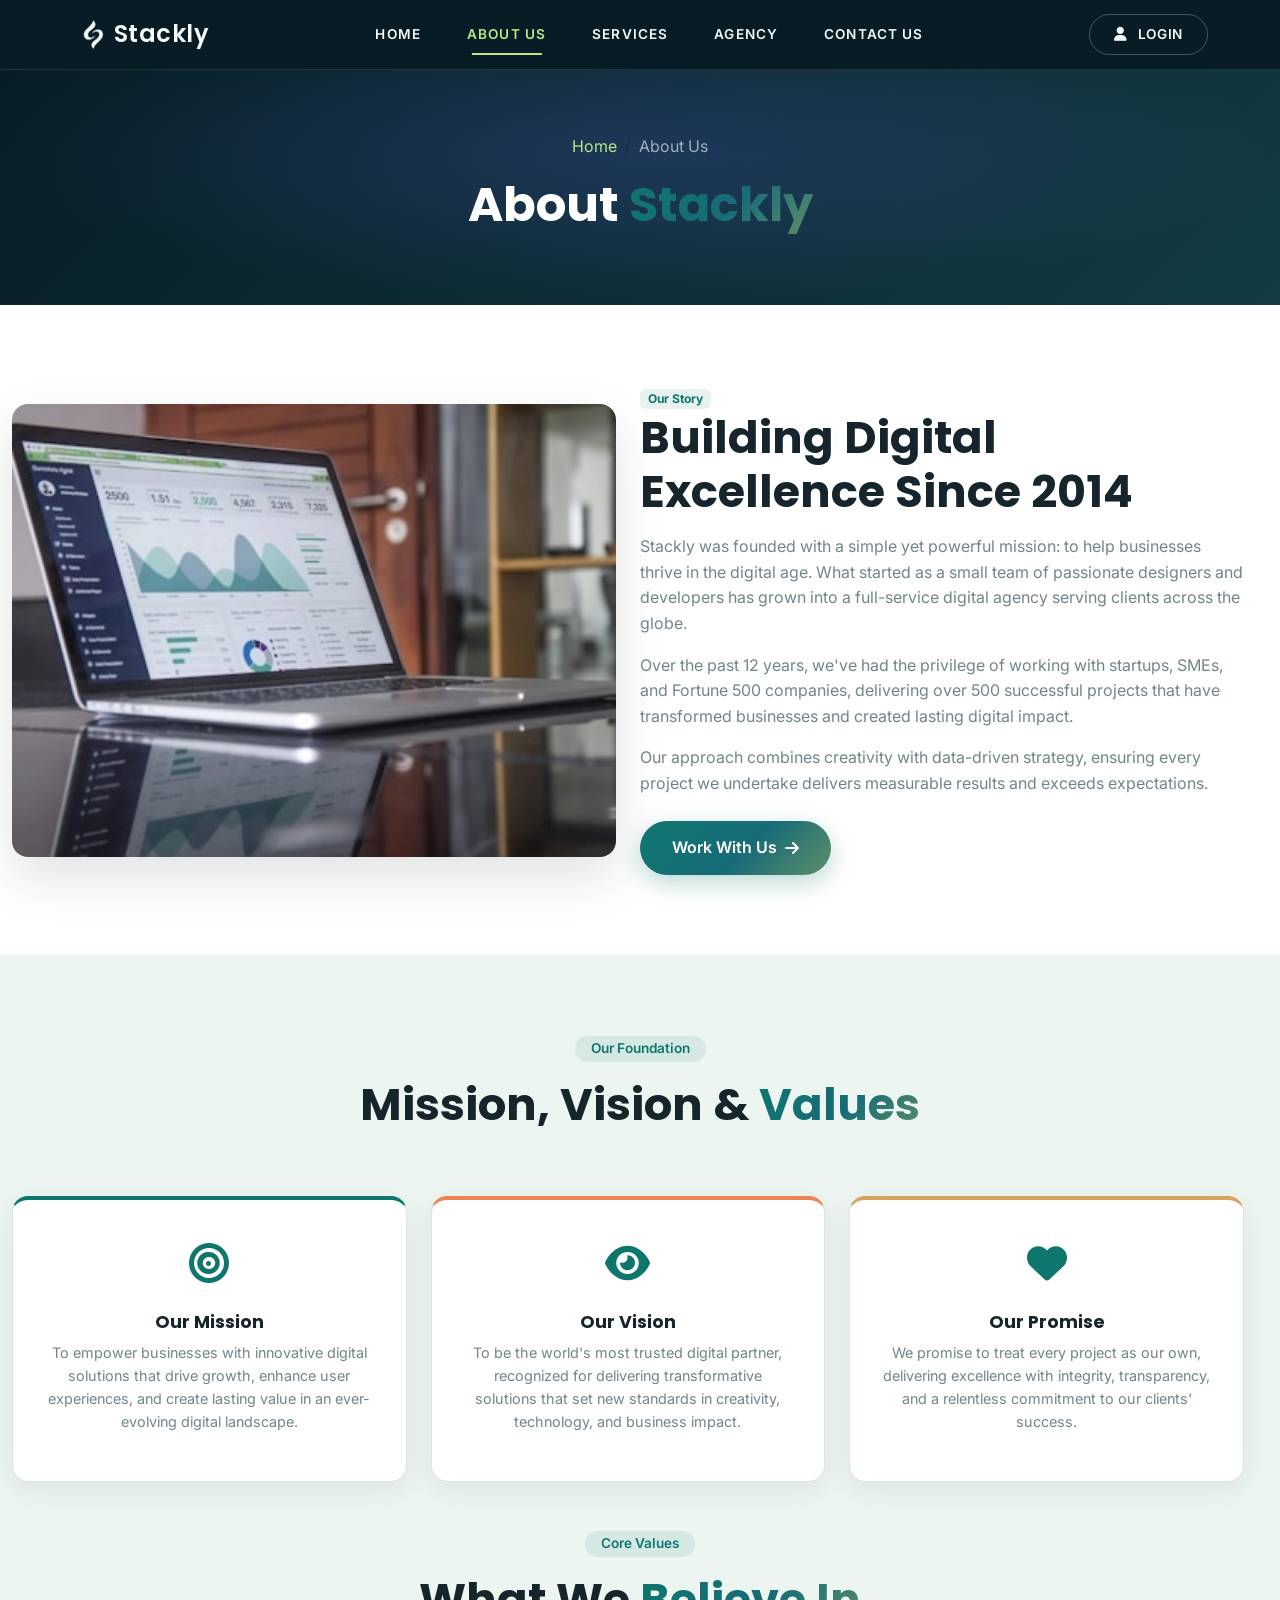
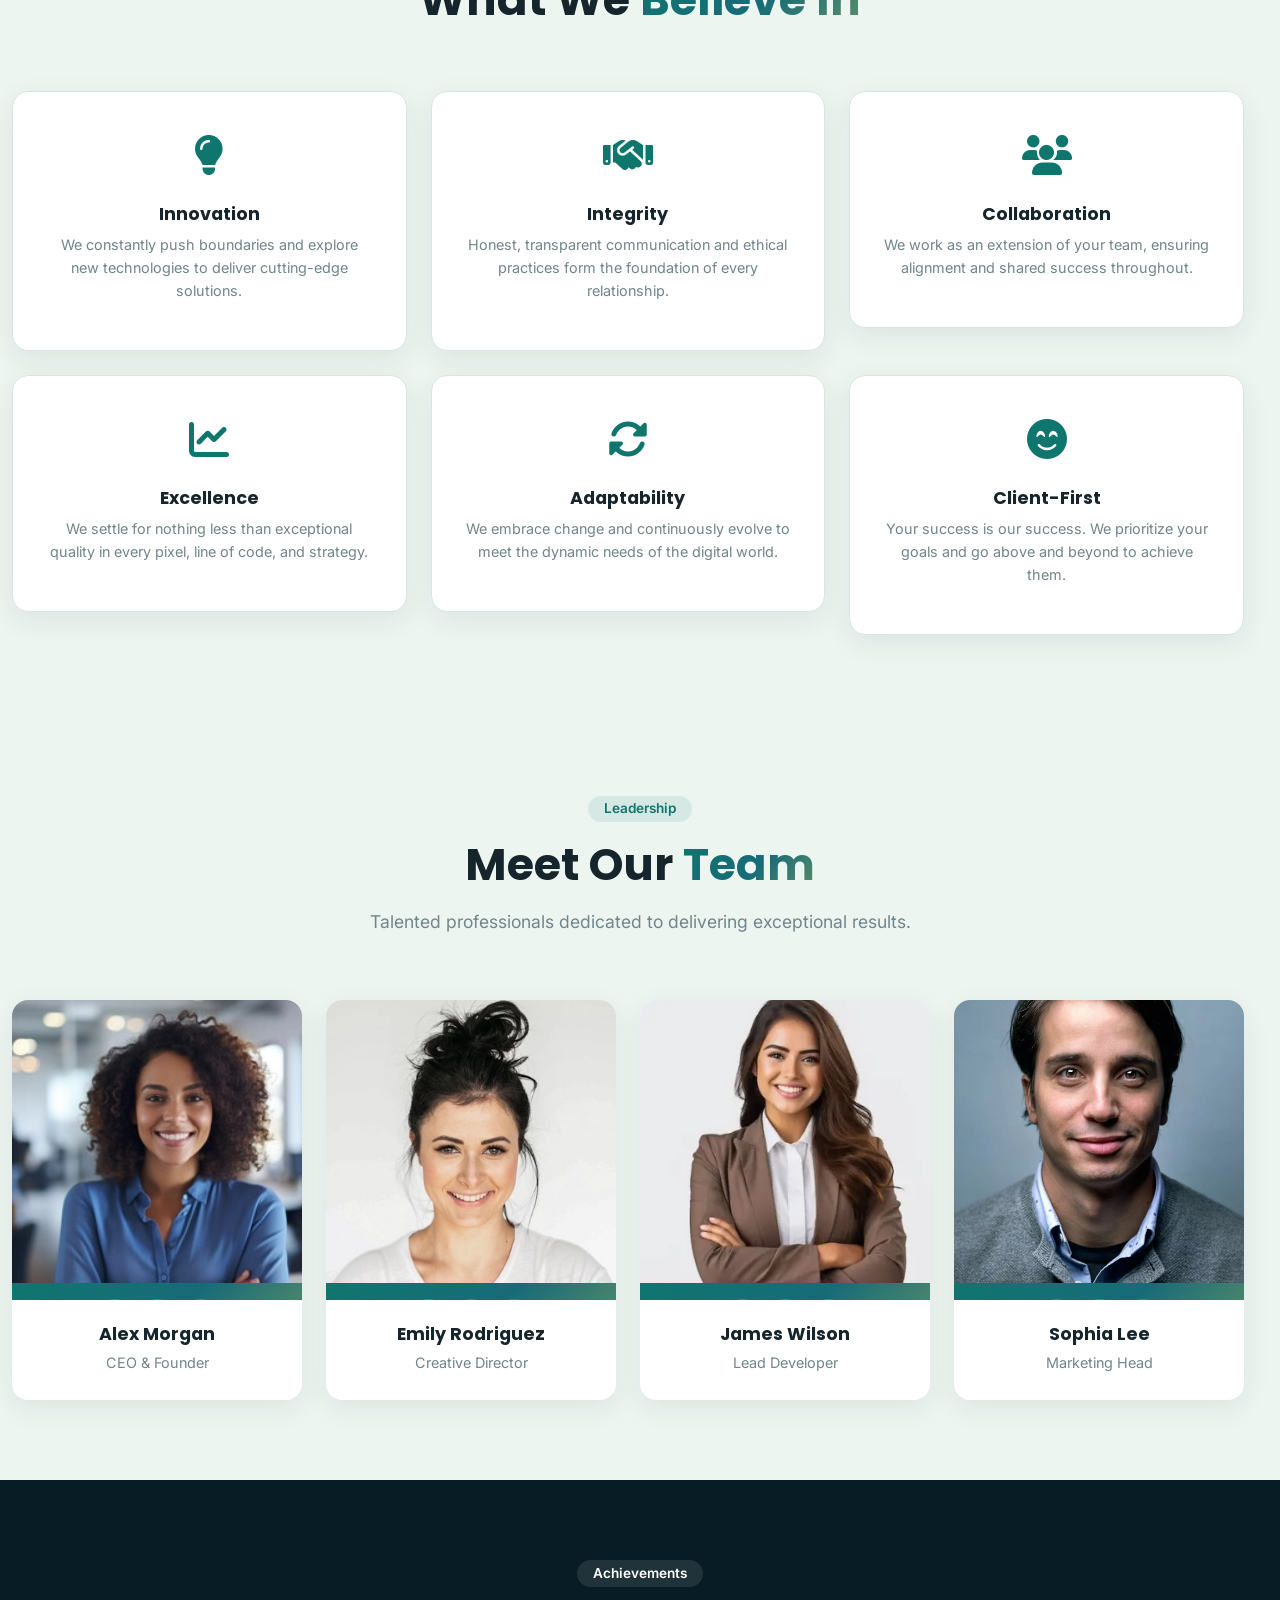
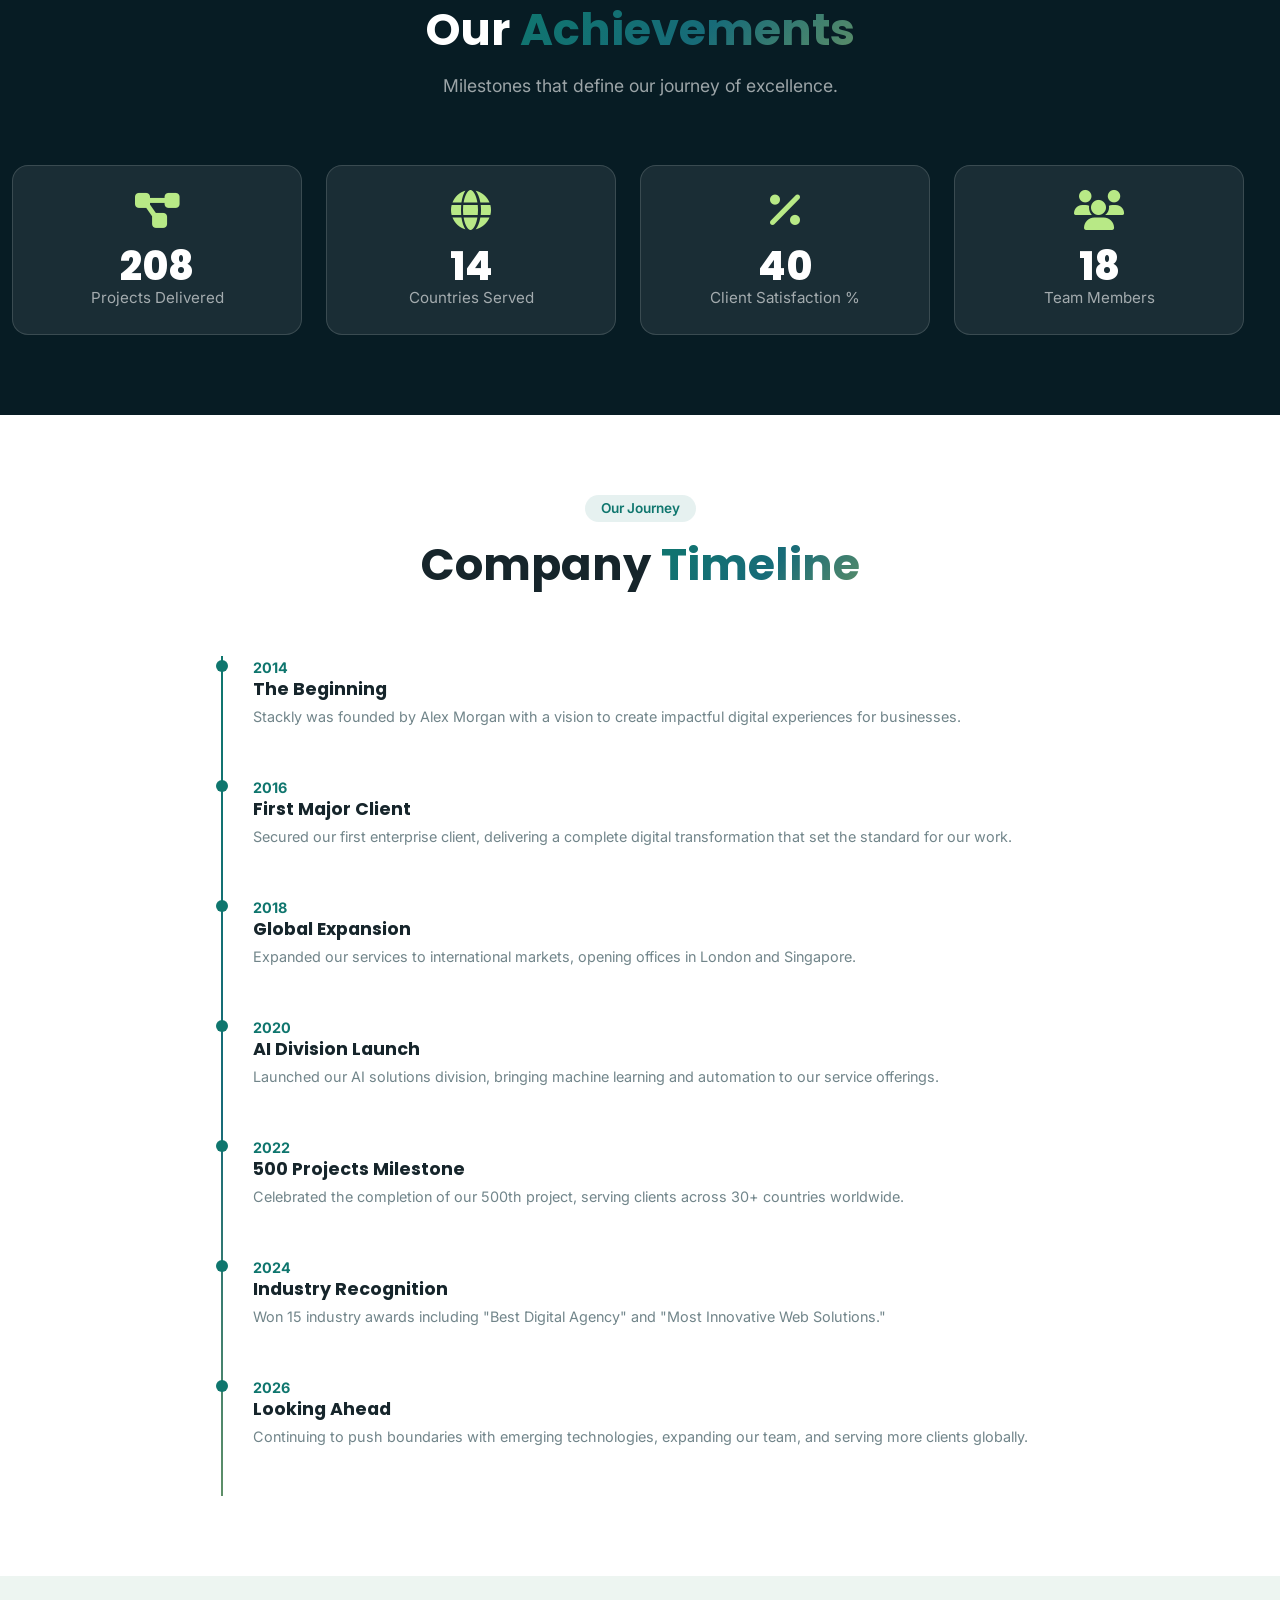
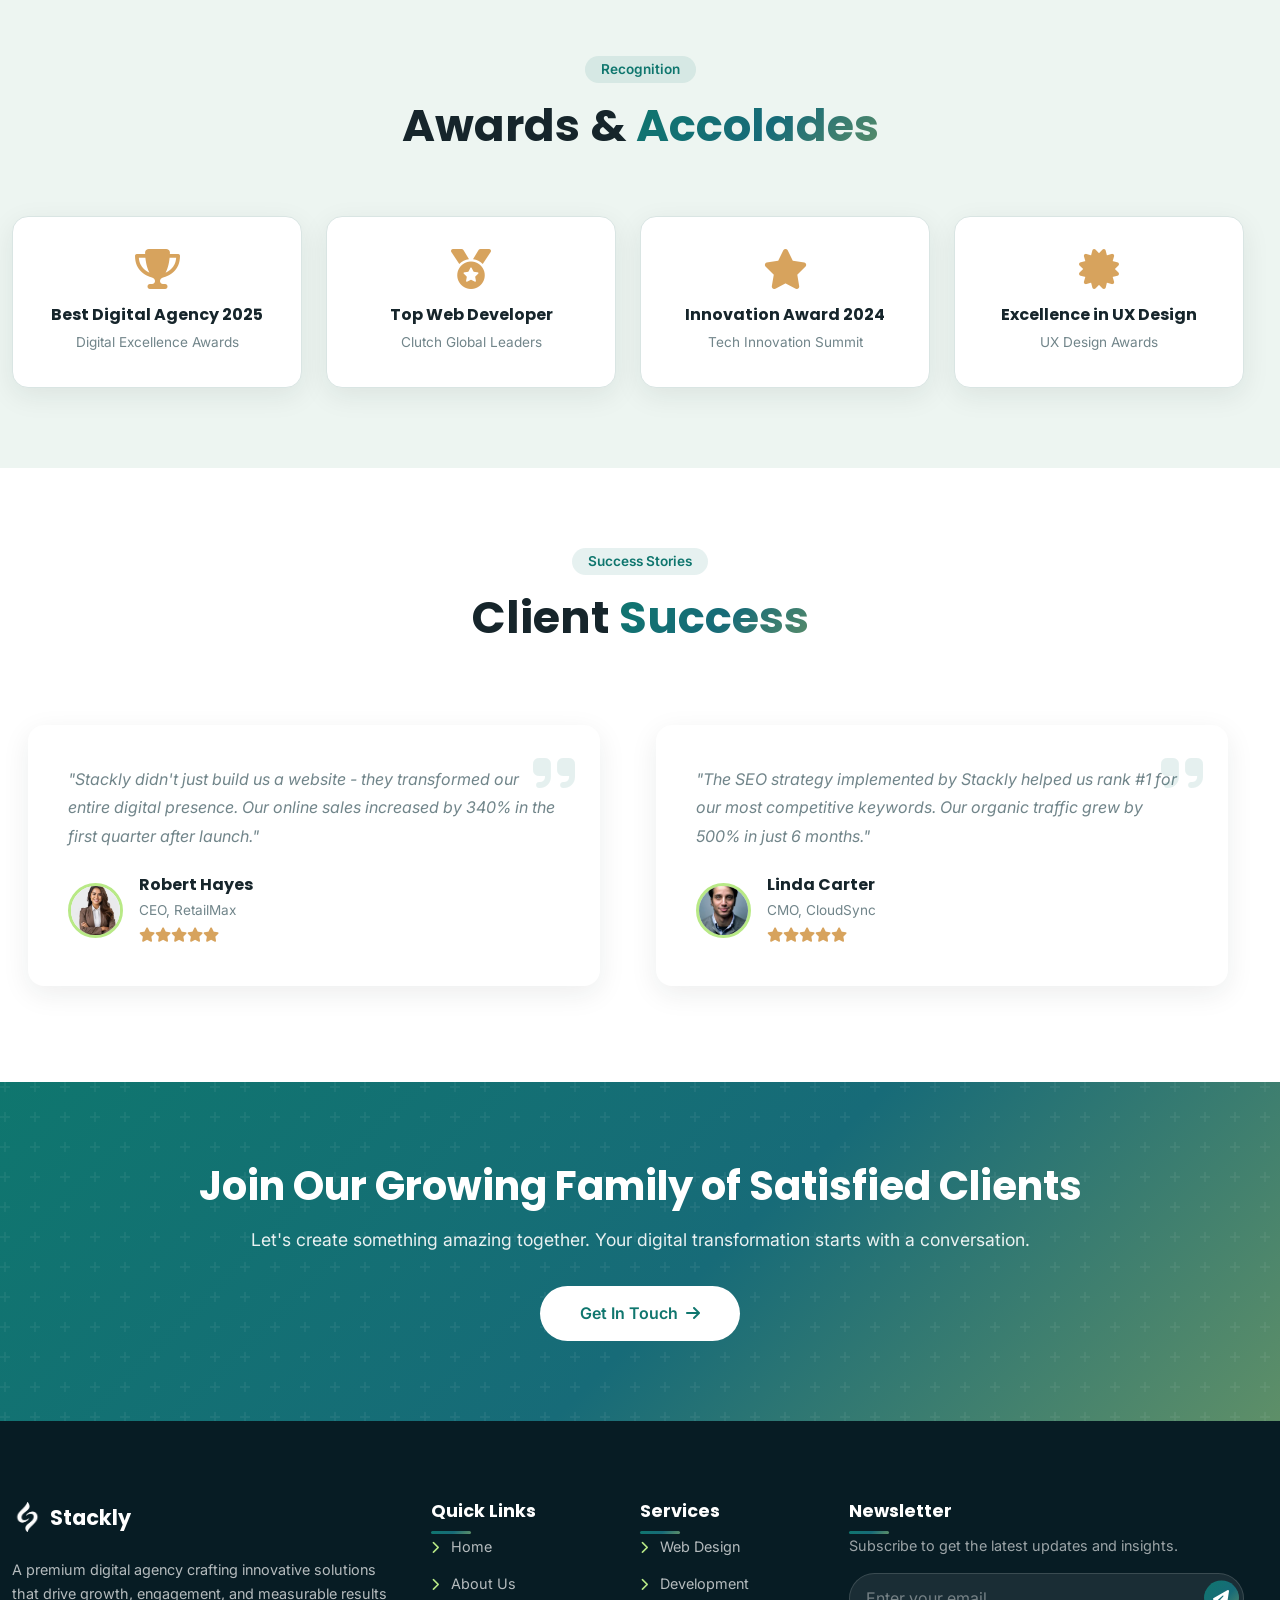
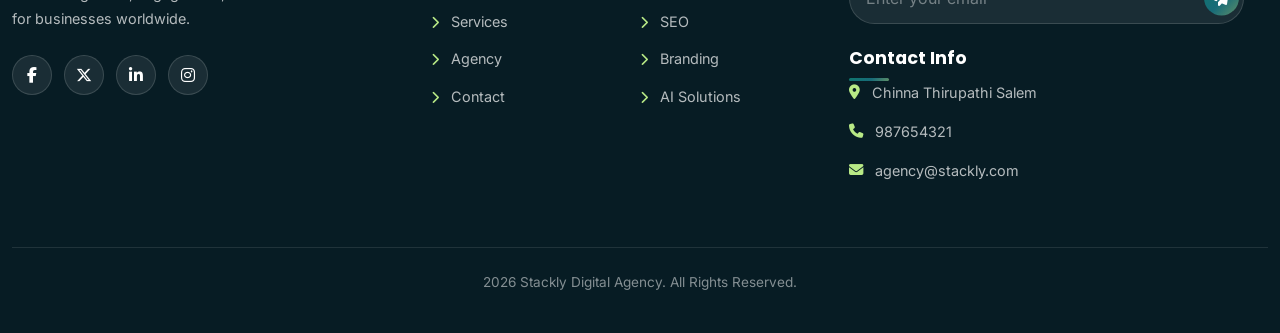
<file: about.html>
<!DOCTYPE html>
<html lang="en">
<head>
  <meta charset="UTF-8">
  <meta name="viewport" content="width=device-width, initial-scale=1.0">
  <title>About Us - Stackly Digital Agency</title>
  <meta name="description" content="Learn about Stackly Digital Agency - our story, mission, vision, values, and the team behind our success.">
  <link rel="preconnect" href="https://fonts.googleapis.com">
  <link rel="preconnect" href="https://fonts.gstatic.com" crossorigin>
  <link href="https://fonts.googleapis.com/css2?family=Inter:wght@300;400;500;600;700&family=Poppins:wght@400;500;600;700;800;900&display=swap" rel="stylesheet">
  <link href="https://cdn.jsdelivr.net/npm/bootstrap@5.3.2/dist/css/bootstrap.min.css" rel="stylesheet">
  <link rel="stylesheet" href="https://cdnjs.cloudflare.com/ajax/libs/font-awesome/6.5.1/css/all.min.css">
  <link rel="stylesheet" href="style.css">
  <link rel="stylesheet" href="responsive.css">
  <link rel="stylesheet" href="header.css">
<!-- <base target="_blank"> -->
</head>
<body>

  <!-- Preloader -->
  <div class="preloader">
    <div class="preloader-spinner"></div>
    <div class="preloader-text">STACKLY</div>
  </div>

  <!-- Scroll Progress Bar -->
  <div class="scroll-progress" style="position:fixed;top:0;left:0;height:3px;background:var(--gradient-1);z-index:1001;width:0%;transition:width 0.1s;"></div>

  <!-- Navigation -->
  <header class="site-header" id="siteHeader">
  <div class="header-container">
    <!-- Logo -->
    <a href="index.html" class="header-logo">
      <img src="logoo.webp" alt="Stackly Logo">
      <span class="header-logo-text">Stackly</span>
    </a>

    <!-- Desktop Navigation -->
     <nav class="desktop-nav-wrapper">
      <ul class="header-nav">
        <li class="header-nav-item"><a href="index.html" class="header-nav-link">Home</a></li>
        <li class="header-nav-item"><a href="about.html" class="header-nav-link">About Us</a></li>
        <li class="header-nav-item"><a href="service.html" class="header-nav-link">Services</a></li>
        <!-- <li class="header-nav-item"><a href="blog.html" class="header-nav-link">Blog</a></li> -->
                <li class="header-nav-item"><a href="agency.html" class="header-nav-link">Agency</a></li>

        <li class="header-nav-item"><a href="contact.html" class="header-nav-link">Contact Us</a></li>
      </ul>
    </nav>

    <!-- Right Side: Email + Login -->
    <div class="header-right">
      <!-- <a href="404.html" class="header-email">
        <i class="fas fa-envelope"></i>
        <span>info@stackly.com</span>
      </a> -->
      <a href="login.html" class="header-login">
        <i class="fas fa-user"></i>
        <span>Login</span>
      </a>
    </div>

    <!-- Hamburger Button -->
    <button class="hamburger-btn" id="hamburgerBtn" aria-label="Open Menu" aria-expanded="false">
      <span></span>
      <span></span>
      <span></span>
    </button>
  </div>
</header>

<!-- Mobile Overlay -->
<div class="mobile-overlay" id="mobileOverlay"></div>

<!-- Mobile Navigation Panel -->
<aside class="mobile-nav" id="mobileNav" aria-hidden="true">
  <div class="mobile-nav-header">
    <a href="index.html" class="mobile-nav-logo">
      <img src="logoo.webp" alt="Stackly Logo">
      <span>Stackly</span>
    </a>
    <button class="mobile-nav-close" id="mobileNavClose" aria-label="Close Menu">
      <i class="fas fa-times"></i>
    </button>
  </div>
   <ul class="mobile-nav-list">
    <li class="mobile-nav-item"><a href="index.html" class="mobile-nav-link">Home</a></li>
    <li class="mobile-nav-item"><a href="about.html" class="mobile-nav-link">About Us</a></li>
    <li class="mobile-nav-item"><a href="service.html" class="mobile-nav-link">Services</a></li>
    <li class="mobile-nav-item"><a href="agency.html" class="mobile-nav-link">Agency</a></li>
    <li class="mobile-nav-item"><a href="contact.html" class="mobile-nav-link">Contact Us</a></li>
  </ul>
  <div class="mobile-nav-actions">
    <!-- <a href="404.html" class="mobile-nav-email">
      <i class="fas fa-envelope"></i>
      <span>info@stackly.com</span>
    </a> -->
    <a href="login.html" class="mobile-nav-login">
      <i class="fas fa-user"></i>
      <span>Login</span>
    </a>
  </div>
</aside>

  <!-- Page Header -->
  <section class="page-header">
    <div class="container">
      <nav aria-label="breadcrumb">
        <ol class="breadcrumb">
          <li class="breadcrumb-item"><a href="index.html">Home</a></li>
          <li class="breadcrumb-item active" aria-current="page">About Us</li>
        </ol>
      </nav>
      <h1>About <span class="text-gradient">Stackly</span></h1>
    </div>
  </section>

  <!-- Company Story Section -->
  <section class="about-story section-padding">
    <div class="container">
      <div class="row align-items-center">
        <div class="col-lg-6 reveal-left">
          <div class="story-img">
            <img src="2img.webp" alt="Our Team Working">
          </div>
        </div>
        <div class="col-lg-6 reveal-right">
          <span class="badge">Our Story</span>
          <h2 class="section-title" style="text-align:left;">Building Digital Excellence Since 2014</h2>
          <p style="color:var(--gray);margin-bottom:1rem;">Stackly was founded with a simple yet powerful mission: to help businesses thrive in the digital age. What started as a small team of passionate designers and developers has grown into a full-service digital agency serving clients across the globe.</p>
          <p style="color:var(--gray);margin-bottom:1rem;">Over the past 12 years, we've had the privilege of working with startups, SMEs, and Fortune 500 companies, delivering over 500 successful projects that have transformed businesses and created lasting digital impact.</p>
          <p style="color:var(--gray);margin-bottom:1.5rem;">Our approach combines creativity with data-driven strategy, ensuring every project we undertake delivers measurable results and exceeds expectations.</p>
          <a href="404.html" class="btn-primary-glow ripple">Work With Us <i class="fas fa-arrow-right"></i></a>
        </div>
      </div>
    </div>
  </section>

  <!-- Mission, Vision, Values -->
  <section class="section-padding" style="background:var(--light);">
    <div class="container">
      <div class="section-header reveal">
        <span class="badge">Our Foundation</span>
        <h2 class="section-title">Mission, Vision & <span class="text-gradient">Values</span></h2>
      </div>
      <div class="row g-4 mb-5">
        <div class="col-md-4 reveal">
          <div class="values-card" style="border-top:4px solid var(--primary);">
            <div class="value-icon"><i class="fas fa-bullseye"></i></div>
            <h4>Our Mission</h4>
            <p>To empower businesses with innovative digital solutions that drive growth, enhance user experiences, and create lasting value in an ever-evolving digital landscape.</p>
          </div>
        </div>
        <div class="col-md-4 reveal">
          <div class="values-card" style="border-top:4px solid var(--accent);">
            <div class="value-icon"><i class="fas fa-eye"></i></div>
            <h4>Our Vision</h4>
            <p>To be the world's most trusted digital partner, recognized for delivering transformative solutions that set new standards in creativity, technology, and business impact.</p>
          </div>
        </div>
        <div class="col-md-4 reveal">
          <div class="values-card" style="border-top:4px solid var(--secondary);">
            <div class="value-icon"><i class="fas fa-heart"></i></div>
            <h4>Our Promise</h4>
            <p>We promise to treat every project as our own, delivering excellence with integrity, transparency, and a relentless commitment to our clients' success.</p>
          </div>
        </div>
      </div>
      <div class="section-header reveal">
        <span class="badge">Core Values</span>
        <h2 class="section-title">What We <span class="text-gradient">Believe In</span></h2>
      </div>
      <div class="row g-4 stagger-container">
        <div class="col-md-6 col-lg-4 stagger-item">
          <div class="values-card">
            <div class="value-icon"><i class="fas fa-lightbulb"></i></div>
            <h4>Innovation</h4>
            <p>We constantly push boundaries and explore new technologies to deliver cutting-edge solutions.</p>
          </div>
        </div>
        <div class="col-md-6 col-lg-4 stagger-item">
          <div class="values-card">
            <div class="value-icon"><i class="fas fa-handshake"></i></div>
            <h4>Integrity</h4>
            <p>Honest, transparent communication and ethical practices form the foundation of every relationship.</p>
          </div>
        </div>
        <div class="col-md-6 col-lg-4 stagger-item">
          <div class="values-card">
            <div class="value-icon"><i class="fas fa-users"></i></div>
            <h4>Collaboration</h4>
            <p>We work as an extension of your team, ensuring alignment and shared success throughout.</p>
          </div>
        </div>
        <div class="col-md-6 col-lg-4 stagger-item">
          <div class="values-card">
            <div class="value-icon"><i class="fas fa-chart-line"></i></div>
            <h4>Excellence</h4>
            <p>We settle for nothing less than exceptional quality in every pixel, line of code, and strategy.</p>
          </div>
        </div>
        <div class="col-md-6 col-lg-4 stagger-item">
          <div class="values-card">
            <div class="value-icon"><i class="fas fa-sync-alt"></i></div>
            <h4>Adaptability</h4>
            <p>We embrace change and continuously evolve to meet the dynamic needs of the digital world.</p>
          </div>
        </div>
        <div class="col-md-6 col-lg-4 stagger-item">
          <div class="values-card">
            <div class="value-icon"><i class="fas fa-smile-beam"></i></div>
            <h4>Client-First</h4>
            <p>Your success is our success. We prioritize your goals and go above and beyond to achieve them.</p>
          </div>
        </div>
      </div>
    </div>
  </section>

  <!-- Team Section -->
  <section class="team-section section-padding" id="team">
    <div class="container">
      <div class="section-header reveal">
        <span class="badge">Leadership</span>
        <h2 class="section-title">Meet Our <span class="text-gradient">Team</span></h2>
        <p class="section-subtitle">Talented professionals dedicated to delivering exceptional results.</p>
      </div>
      <div class="row g-4 stagger-container">
        <div class="col-md-6 col-lg-3 stagger-item">
          <div class="team-card">
            <div class="team-img">
              <img src="14.webp" alt="Alex Morgan">
              <div class="team-social">
                <a href="404.html"><i class="fab fa-linkedin-in"></i></a>
                <a href="404.html"><i class="fab fa-x-twitter"></i></a>
                <a href="404.html"><i class="fab fa-instagram"></i></a>
              </div>
            </div>
            <div class="team-info">
              <h5>Alex Morgan</h5>
              <span>CEO & Founder</span>
            </div>
          </div>
        </div>
        <div class="col-md-6 col-lg-3 stagger-item">
          <div class="team-card">
            <div class="team-img">
              <img src="14img.webp" alt="Emily Rodriguez">
              <div class="team-social">
                <a href="404.html"><i class="fab fa-linkedin-in"></i></a>
                <a href="404.html"><i class="fab fa-x-twitter"></i></a>
                <a href="404.html"><i class="fab fa-instagram"></i></a>
              </div>
            </div>
            <div class="team-info">
              <h5>Emily Rodriguez</h5>
              <span>Creative Director</span>
            </div>
          </div>
        </div>
        <div class="col-md-6 col-lg-3 stagger-item">
          <div class="team-card">
            <div class="team-img">
              <img src="asha.webp" alt="James Wilson">
              <div class="team-social">
                <a href="404.html"><i class="fab fa-linkedin-in"></i></a>
                <a href="404.html"><i class="fab fa-x-twitter"></i></a>
                <a href="404.html"><i class="fab fa-instagram"></i></a>
              </div>
            </div>
            <div class="team-info">
              <h5>James Wilson</h5>
              <span>Lead Developer</span>
            </div>
          </div>
        </div>
        <div class="col-md-6 col-lg-3 stagger-item">
          <div class="team-card">
            <div class="team-img">
              <img src="hum2.webp" alt="Sophia Lee">
              <div class="team-social">
                <a href="404.html"><i class="fab fa-linkedin-in"></i></a>
                <a href="404.html"><i class="fab fa-x-twitter"></i></a>
                <a href="404.html"><i class="fab fa-instagram"></i></a>
              </div>
            </div>
            <div class="team-info">
              <h5>Sophia Lee</h5>
              <span>Marketing Head</span>
            </div>
          </div>
        </div>
        <!-- <div class="col-md-6 col-lg-3 stagger-item">
          <div class="team-card">
            <div class="team-img">
              <img src="18.webp" alt="Marcus Johnson">
              <div class="team-social">
                <a href="404.html"><i class="fab fa-linkedin-in"></i></a>
                <a href="404.html"><i class="fab fa-twitter"></i></a>
                <a href="404.html"><i class="fab fa-github"></i></a>
              </div>
            </div>
            <div class="team-info">
              <h5>Marcus Johnson</h5>
              <span>Backend Architect</span>
            </div>
          </div>
        </div>
        <div class="col-md-6 col-lg-3 stagger-item">
          <div class="team-card">
            <div class="team-img">
              <img src="https://images.unsplash.com/photo-1438761681033-6461ffad8d80?w=300&h=400&fit=crop" alt="Olivia Chen">
              <div class="team-social">
                <a href="404.html"><i class="fab fa-linkedin-in"></i></a>
                <a href="404.html"><i class="fab fa-twitter"></i></a>
                <a href="404.html"><i class="fab fa-dribbble"></i></a>
              </div>
            </div>
            <div class="team-info">
              <h5>Olivia Chen</h5>
              <span>UX Researcher</span>
            </div>
          </div>
        </div>
        <div class="col-md-6 col-lg-3 stagger-item">
          <div class="team-card">
            <div class="team-img">
              <img src="https://images.unsplash.com/photo-1506794778202-cad84cf45f1d?w=300&h=400&fit=crop" alt="Daniel Kim">
              <div class="team-social">
                <a href="404.html"><i class="fab fa-linkedin-in"></i></a>
                <a href="404.html"><i class="fab fa-twitter"></i></a>
                <a href="404.html"><i class="fab fa-youtube"></i></a>
              </div>
            </div>
            <div class="team-info">
              <h5>Daniel Kim</h5>
              <span>SEO Specialist</span>
            </div>
          </div>
        </div>
        <div class="col-md-6 col-lg-3 stagger-item">
          <div class="team-card">
            <div class="team-img">
              <img src="https://images.unsplash.com/photo-1534528741775-53994a69daeb?w=300&h=400&fit=crop" alt="Ava Martinez">
              <div class="team-social">
                <a href="404.html"><i class="fab fa-linkedin-in"></i></a>
                <a href="404.html"><i class="fab fa-twitter"></i></a>
                <a href="404.html"><i class="fab fa-instagram"></i></a>
              </div>
            </div>
            <div class="team-info">
              <h5>Ava Martinez</h5>
              <span>Content Strategist</span>
            </div>
          </div>
        </div>
      </div> -->
    </div>
  </section>

  <!-- Achievements Section -->
  <section class="section-padding" style="background:var(--darker);color:white;">
    <div class="container">
      <div class="section-header reveal">
        <span class="badge" style="background:rgba(255,255,255,0.1);color:white;">Achievements</span>
        <h2 class="section-title">Our <span class="text-gradient">Achievements</span></h2>
        <p class="section-subtitle" style="color:rgba(255,255,255,0.6);">Milestones that define our journey of excellence.</p>
      </div>
      <div class="row g-4 stagger-container">
        <div class="col-md-6 col-lg-3 stagger-item">
          <div class="text-center p-4" style="background:var(--glass);border:1px solid var(--glass-border);border-radius:var(--radius);">
            <i class="fas fa-project-diagram" style="font-size:2.5rem;color:var(--primary-light);margin-bottom:1rem;"></i>
            <div class="stat-number counter" data-target="500" style="font-size:2.5rem;">0</div>
            <div style="color:rgba(255,255,255,0.6);font-size:0.95rem;">Projects Delivered</div>
          </div>
        </div>
        <div class="col-md-6 col-lg-3 stagger-item">
          <div class="text-center p-4" style="background:var(--glass);border:1px solid var(--glass-border);border-radius:var(--radius);">
            <i class="fas fa-globe" style="font-size:2.5rem;color:var(--primary-light);margin-bottom:1rem;"></i>
            <div class="stat-number counter" data-target="35" style="font-size:2.5rem;">0</div>
            <div style="color:rgba(255,255,255,0.6);font-size:0.95rem;">Countries Served</div>
          </div>
        </div>
        <div class="col-md-6 col-lg-3 stagger-item">
          <div class="text-center p-4" style="background:var(--glass);border:1px solid var(--glass-border);border-radius:var(--radius);">
            <i class="fas fa-percentage" style="font-size:2.5rem;color:var(--primary-light);margin-bottom:1rem;"></i>
            <div class="stat-number counter" data-target="98" style="font-size:2.5rem;">0</div>
            <div style="color:rgba(255,255,255,0.6);font-size:0.95rem;">Client Satisfaction %</div>
          </div>
        </div>
        <div class="col-md-6 col-lg-3 stagger-item">
          <div class="text-center p-4" style="background:var(--glass);border:1px solid var(--glass-border);border-radius:var(--radius);">
            <i class="fas fa-users" style="font-size:2.5rem;color:var(--primary-light);margin-bottom:1rem;"></i>
            <div class="stat-number counter" data-target="45" style="font-size:2.5rem;">0</div>
            <div style="color:rgba(255,255,255,0.6);font-size:0.95rem;">Team Members</div>
          </div>
        </div>
      </div>
    </div>
  </section>

  <!-- Company Timeline -->
  <section class="section-padding" style="background:white;">
    <div class="container">
      <div class="section-header reveal">
        <span class="badge">Our Journey</span>
        <h2 class="section-title">Company <span class="text-gradient">Timeline</span></h2>
      </div>
      <div class="row justify-content-center">
        <div class="col-lg-8">
          <div class="timeline-about">
            <div class="timeline-about-item reveal">
              <div class="year">2014</div>
              <h5>The Beginning</h5>
              <p>Stackly was founded by Alex Morgan with a vision to create impactful digital experiences for businesses.</p>
            </div>
            <div class="timeline-about-item reveal">
              <div class="year">2016</div>
              <h5>First Major Client</h5>
              <p>Secured our first enterprise client, delivering a complete digital transformation that set the standard for our work.</p>
            </div>
            <div class="timeline-about-item reveal">
              <div class="year">2018</div>
              <h5>Global Expansion</h5>
              <p>Expanded our services to international markets, opening offices in London and Singapore.</p>
            </div>
            <div class="timeline-about-item reveal">
              <div class="year">2020</div>
              <h5>AI Division Launch</h5>
              <p>Launched our AI solutions division, bringing machine learning and automation to our service offerings.</p>
            </div>
            <div class="timeline-about-item reveal">
              <div class="year">2022</div>
              <h5>500 Projects Milestone</h5>
              <p>Celebrated the completion of our 500th project, serving clients across 30+ countries worldwide.</p>
            </div>
            <div class="timeline-about-item reveal">
              <div class="year">2024</div>
              <h5>Industry Recognition</h5>
              <p>Won 15 industry awards including "Best Digital Agency" and "Most Innovative Web Solutions."</p>
            </div>
            <div class="timeline-about-item reveal">
              <div class="year">2026</div>
              <h5>Looking Ahead</h5>
              <p>Continuing to push boundaries with emerging technologies, expanding our team, and serving more clients globally.</p>
            </div>
          </div>
        </div>
      </div>
    </div>
  </section>

  <!-- Awards Section -->
  <section class="section-padding" style="background:var(--light);">
    <div class="container">
      <div class="section-header reveal">
        <span class="badge">Recognition</span>
        <h2 class="section-title">Awards & <span class="text-gradient">Accolades</span></h2>
      </div>
      <div class="row g-4 stagger-container">
        <div class="col-md-6 col-lg-3 stagger-item">
          <div class="award-card">
            <i class="fas fa-trophy"></i>
            <h5>Best Digital Agency 2025</h5>
            <span>Digital Excellence Awards</span>
          </div>
        </div>
        <div class="col-md-6 col-lg-3 stagger-item">
          <div class="award-card">
            <i class="fas fa-medal"></i>
            <h5>Top Web Developer</h5>
            <span>Clutch Global Leaders</span>
          </div>
        </div>
        <div class="col-md-6 col-lg-3 stagger-item">
          <div class="award-card">
            <i class="fas fa-star"></i>
            <h5>Innovation Award 2024</h5>
            <span>Tech Innovation Summit</span>
          </div>
        </div>
        <div class="col-md-6 col-lg-3 stagger-item">
          <div class="award-card">
            <i class="fas fa-certificate"></i>
            <h5>Excellence in UX Design</h5>
            <span>UX Design Awards</span>
          </div>
        </div>
      </div>
    </div>
  </section>

  <!-- Client Success Section -->
  <section class="section-padding" style="background:white;">
    <div class="container">
      <div class="section-header reveal">
        <span class="badge">Success Stories</span>
        <h2 class="section-title">Client <span class="text-gradient">Success</span></h2>
      </div>
      <div class="row g-4 stagger-container">
        <div class="col-md-6 stagger-item">
          <div class="testimonial-card">
            <i class="fas fa-quote-right quote-icon"></i>
            <p>"Stackly didn't just build us a website - they transformed our entire digital presence. Our online sales increased by 340% in the first quarter after launch."</p>
            <div class="testimonial-author">
              <img src="asha.webp" alt="Client">
              <div>
                <h5>Robert Hayes</h5>
                <span>CEO, RetailMax</span>
                <div class="rating"><i class="fas fa-star"></i><i class="fas fa-star"></i><i class="fas fa-star"></i><i class="fas fa-star"></i><i class="fas fa-star"></i></div>
              </div>
            </div>
          </div>
        </div>
        <div class="col-md-6 stagger-item">
          <div class="testimonial-card">
            <i class="fas fa-quote-right quote-icon"></i>
            <p>"The SEO strategy implemented by Stackly helped us rank #1 for our most competitive keywords. Our organic traffic grew by 500% in just 6 months."</p>
            <div class="testimonial-author">
              <img src="hum2.webp" alt="Client">
              <div>
                <h5>Linda Carter</h5>
                <span>CMO, CloudSync</span>
                <div class="rating"><i class="fas fa-star"></i><i class="fas fa-star"></i><i class="fas fa-star"></i><i class="fas fa-star"></i><i class="fas fa-star"></i></div>
              </div>
            </div>
          </div>
        </div>
      </div>
    </div>
  </section>

  <!-- CTA Banner -->
  <section class="cta-banner">
    <div class="container">
      <div class="cta-content reveal">
        <h2>Join Our Growing Family of Satisfied Clients</h2>
        <p>Let's create something amazing together. Your digital transformation starts with a conversation.</p>
        <a href="contact.html" class="btn-cta-white ripple">
          <span>Get In Touch</span>
          <i class="fas fa-arrow-right"></i>
        </a>
      </div>
    </div>
  </section>

  <!-- Footer -->
  <footer class="footer">
    <div class="container">
      <div class="row">
        <div class="col-lg-4 col-md-6 mb-4 mb-lg-0">
          <a href="index.html" class="footer-brand">
            <img src="logoo.webp" alt="Stackly Logo">
            <span>Stackly</span>
          </a>
          <p class="footer-desc">A premium digital agency crafting innovative solutions that drive growth, engagement, and measurable results for businesses worldwide.</p>
           <div class="footer-social">
            <a href="404.html" aria-label="Facebook"><i class="fab fa-facebook-f"></i></a>
            <a href="404.html" aria-label="Twitter"><i class="fab fa-x-twitter"></i></a>
            <a href="404.html" aria-label="LinkedIn"><i class="fab fa-linkedin-in"></i></a>
            <a href="404.html" aria-label="Instagram"><i class="fab fa-instagram"></i></a>
          </div>
        </div>
        <div class="col-lg-2 col-md-6 mb-4 mb-lg-0">
          <h5>Quick Links</h5>
          <ul class="footer-links">
            <li><a href="index.html"><i class="fas fa-chevron-right"></i> Home</a></li>
            <li><a href="about.html"><i class="fas fa-chevron-right"></i> About Us</a></li>
            <li><a href="service.html"><i class="fas fa-chevron-right"></i> Services</a></li>
            <li><a href="agency.html"><i class="fas fa-chevron-right"></i> Agency</a></li>
            <li><a href="contact.html"><i class="fas fa-chevron-right"></i> Contact</a></li>
          </ul>
        </div>
        <div class="col-lg-2 col-md-6 mb-4 mb-lg-0">
          <h5>Services</h5>
          <ul class="footer-links">
            <li><a href="404.html"><i class="fas fa-chevron-right"></i> Web Design</a></li>
            <li><a href="404.html"><i class="fas fa-chevron-right"></i> Development</a></li>
            <li><a href="404.html"><i class="fas fa-chevron-right"></i> SEO</a></li>
            <li><a href="404.html"><i class="fas fa-chevron-right"></i> Branding</a></li>
            <li><a href="404.html"><i class="fas fa-chevron-right"></i> AI Solutions</a></li>
          </ul>
        </div>
        <div class="col-lg-4 col-md-6">
          <h5>Newsletter</h5>
          <p style="font-size:0.9rem;color:rgba(255,255,255,0.6);margin-bottom:1rem;">Subscribe to get the latest updates and insights.</p>
          <form class="newsletter-form" action="404.html" method="get">
            <input type="email" placeholder="Enter your email" required>
            <button type="submit" aria-label="Subscribe"><i class="fas fa-paper-plane"></i></button>
          </form>
          <h5 style="margin-top:1.5rem;">Contact Info</h5>
            <ul class="footer-links footer-contact">
            <li><i class="fas fa-map-marker-alt"></i> Chinna Thirupathi Salem</li>
            <li><i class="fas fa-phone"></i>987654321</li>
            <li><i class="fas fa-envelope"></i> agency@stackly.com</li>
          </ul>
        </div>
      </div>
      <div class="footer-bottom">
        <p> 2026 Stackly Digital Agency. All Rights Reserved.</p>
      </div>
    </div>
  </footer>

  <button class="back-to-top" aria-label="Back to Top"><i class="fas fa-arrow-up"></i></button>

  <script src="https://cdn.jsdelivr.net/npm/bootstrap@5.3.2/dist/js/bootstrap.bundle.min.js"></script>
  <script src="script.js"></script>
</body>
</html>
</file>
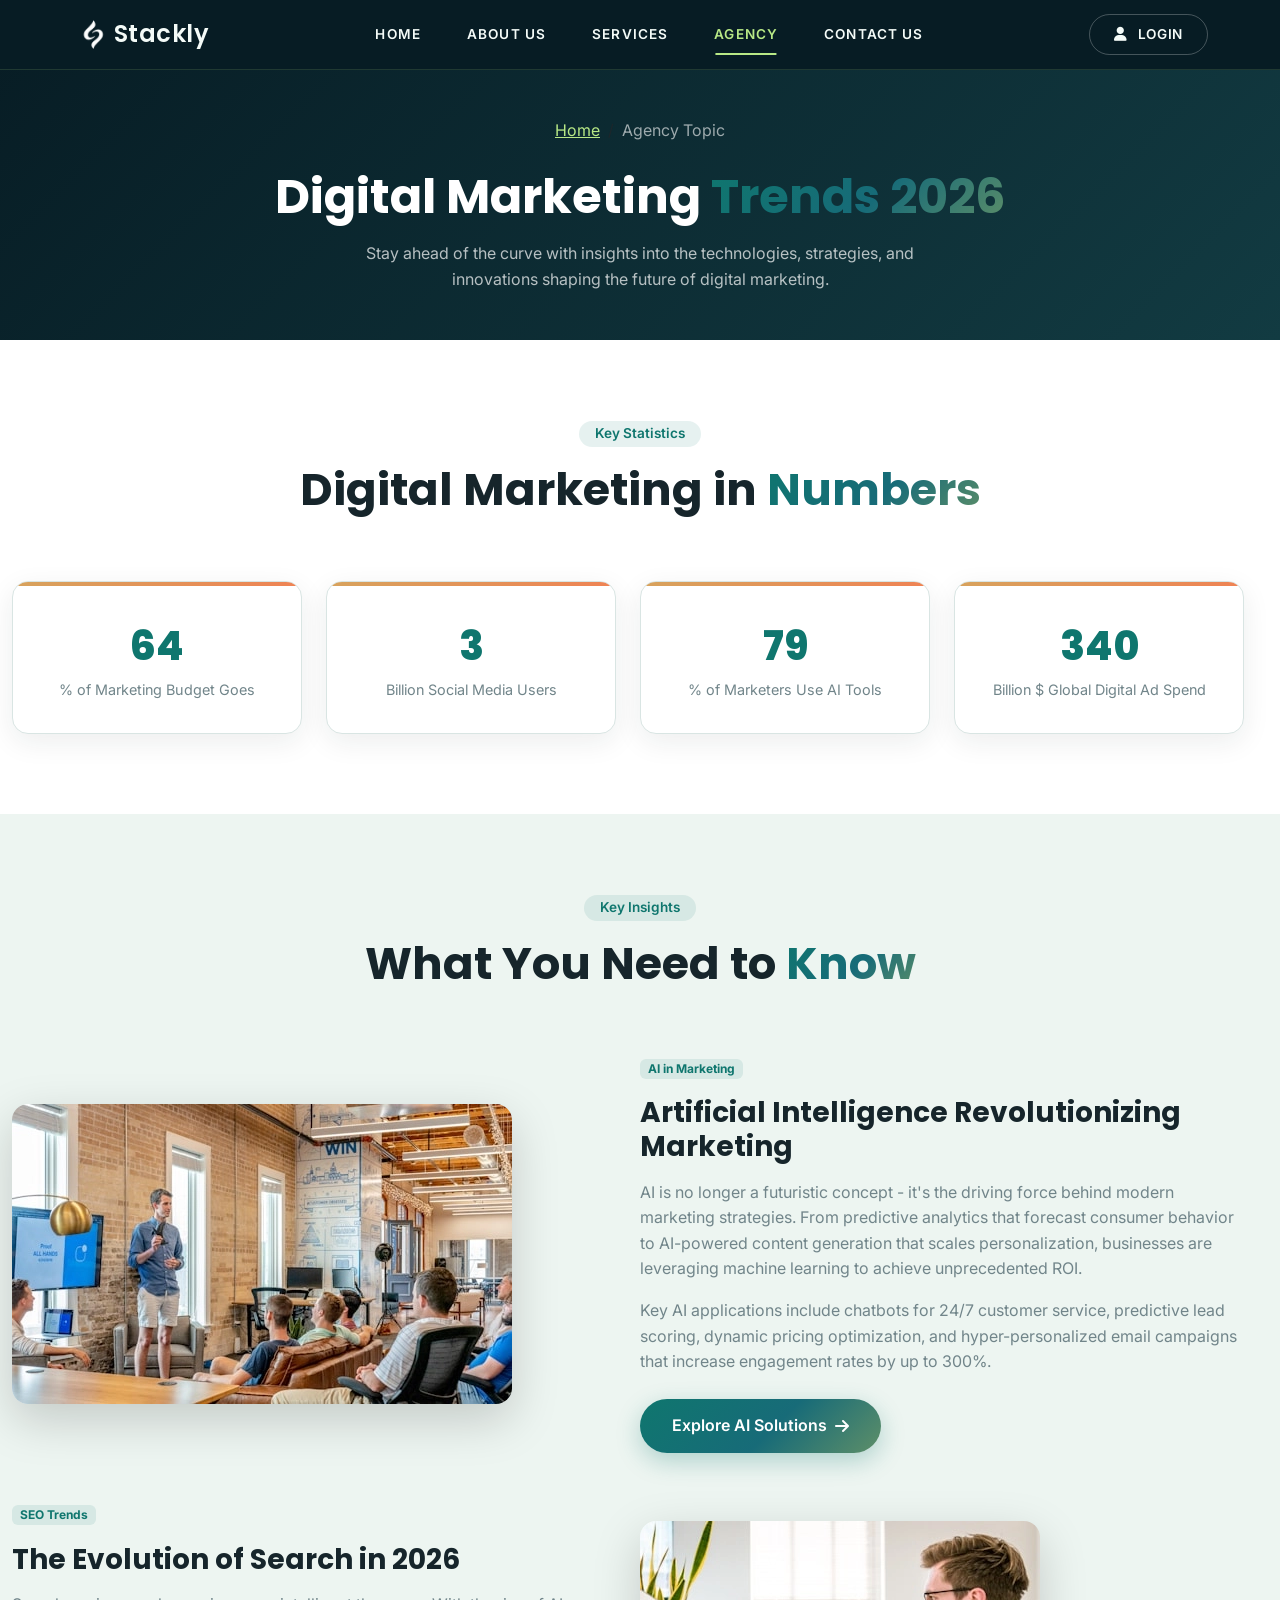
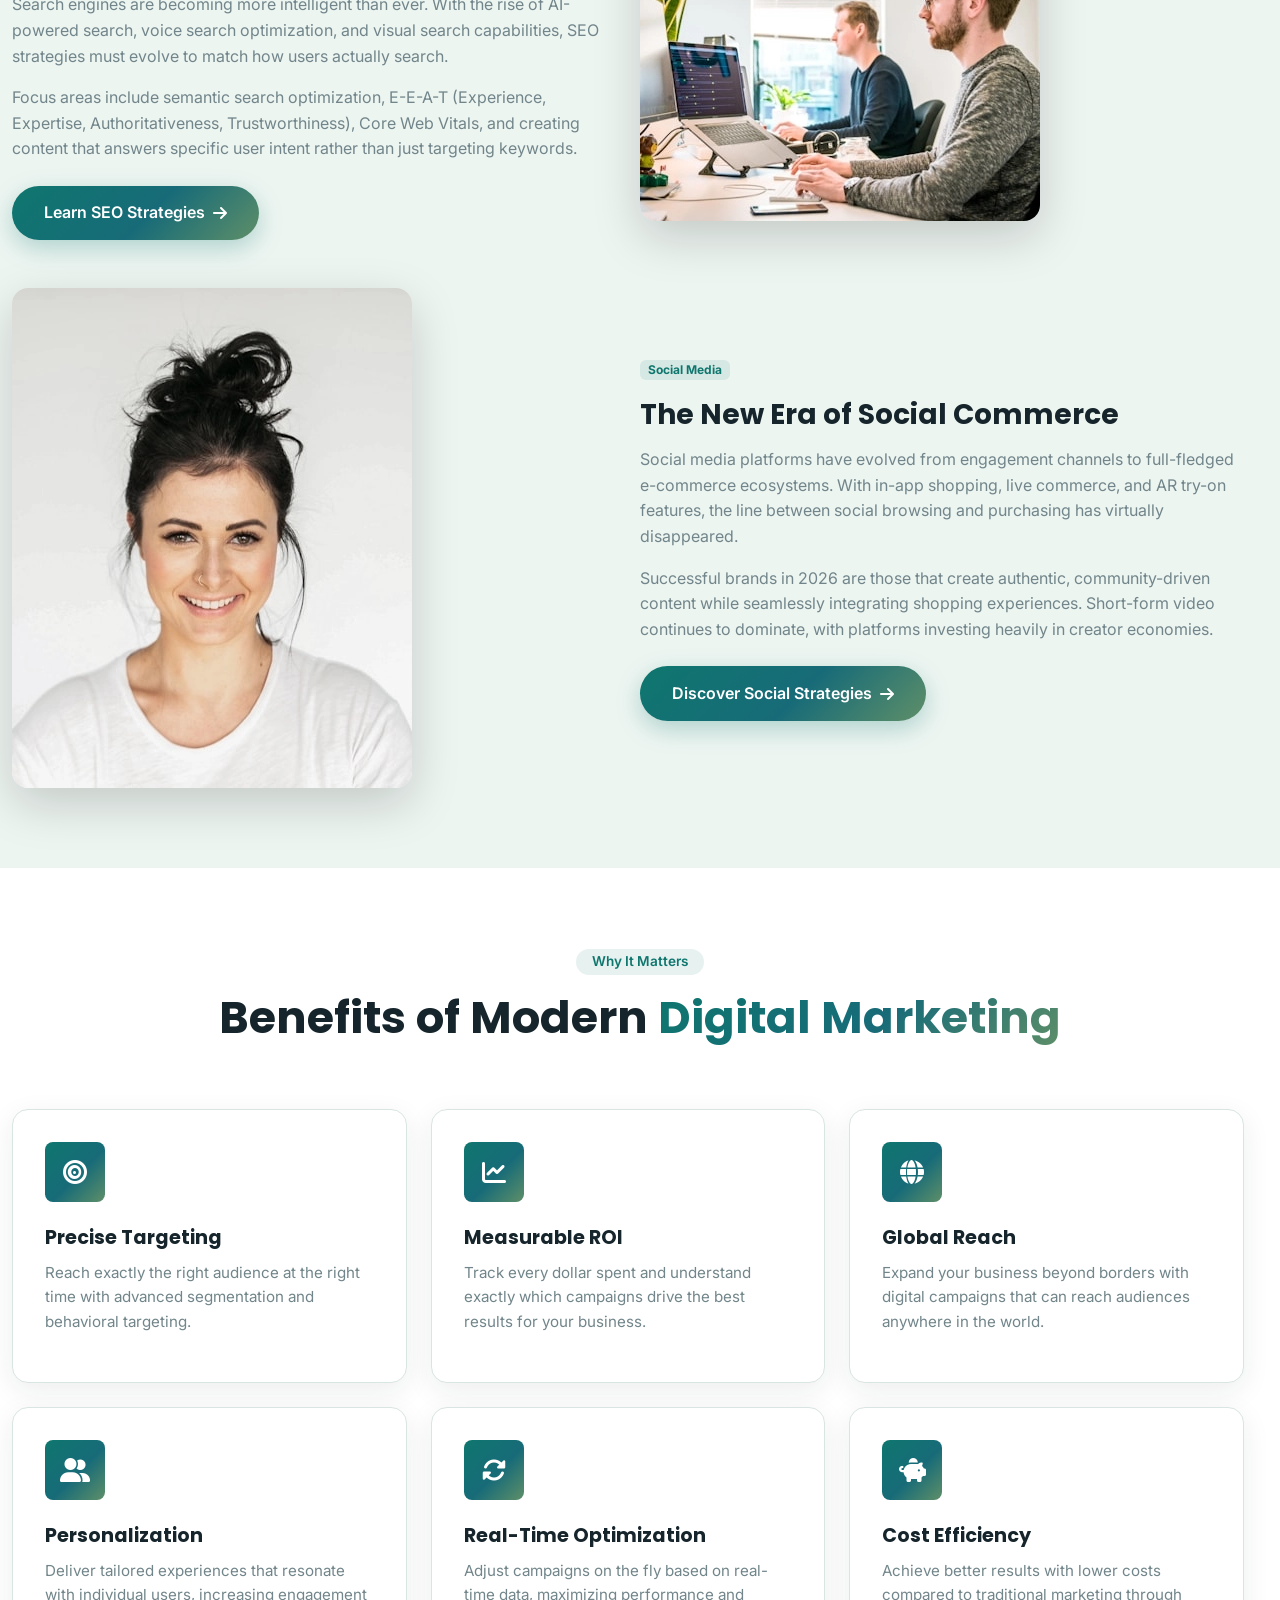
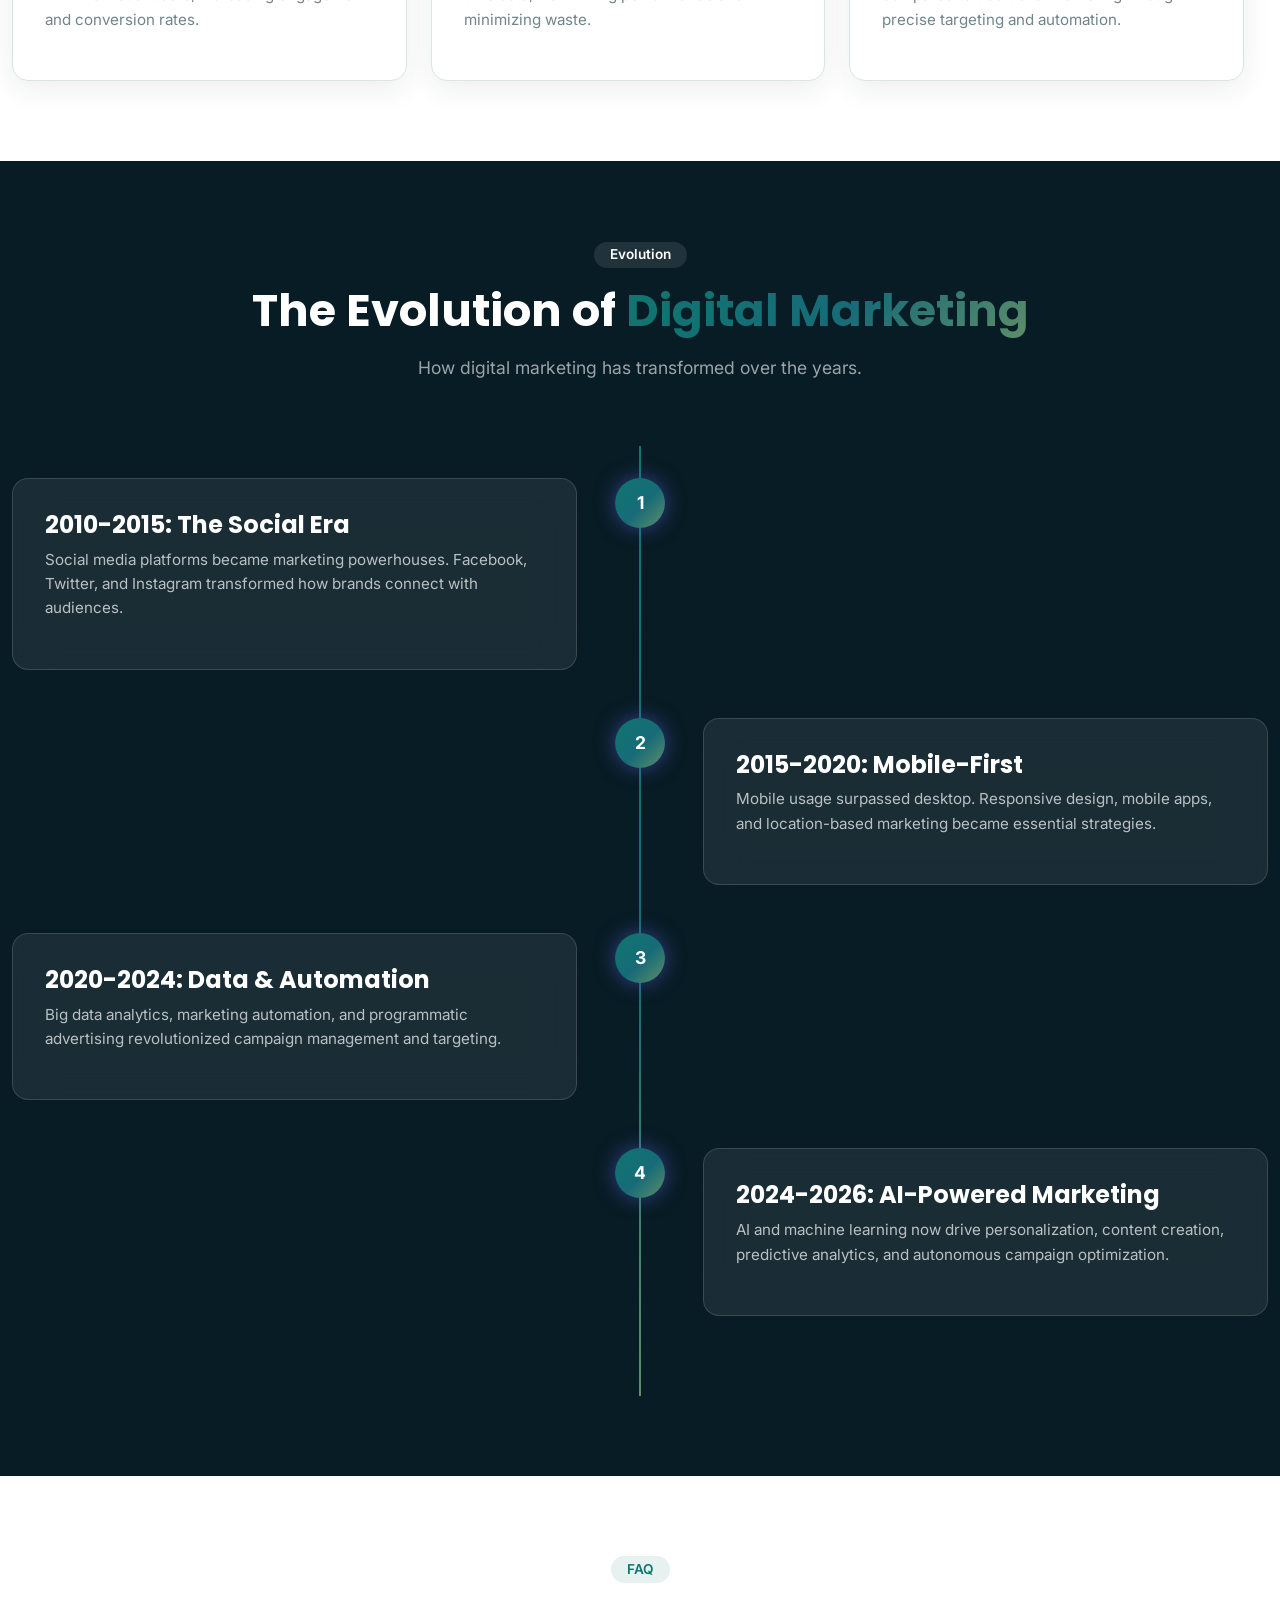
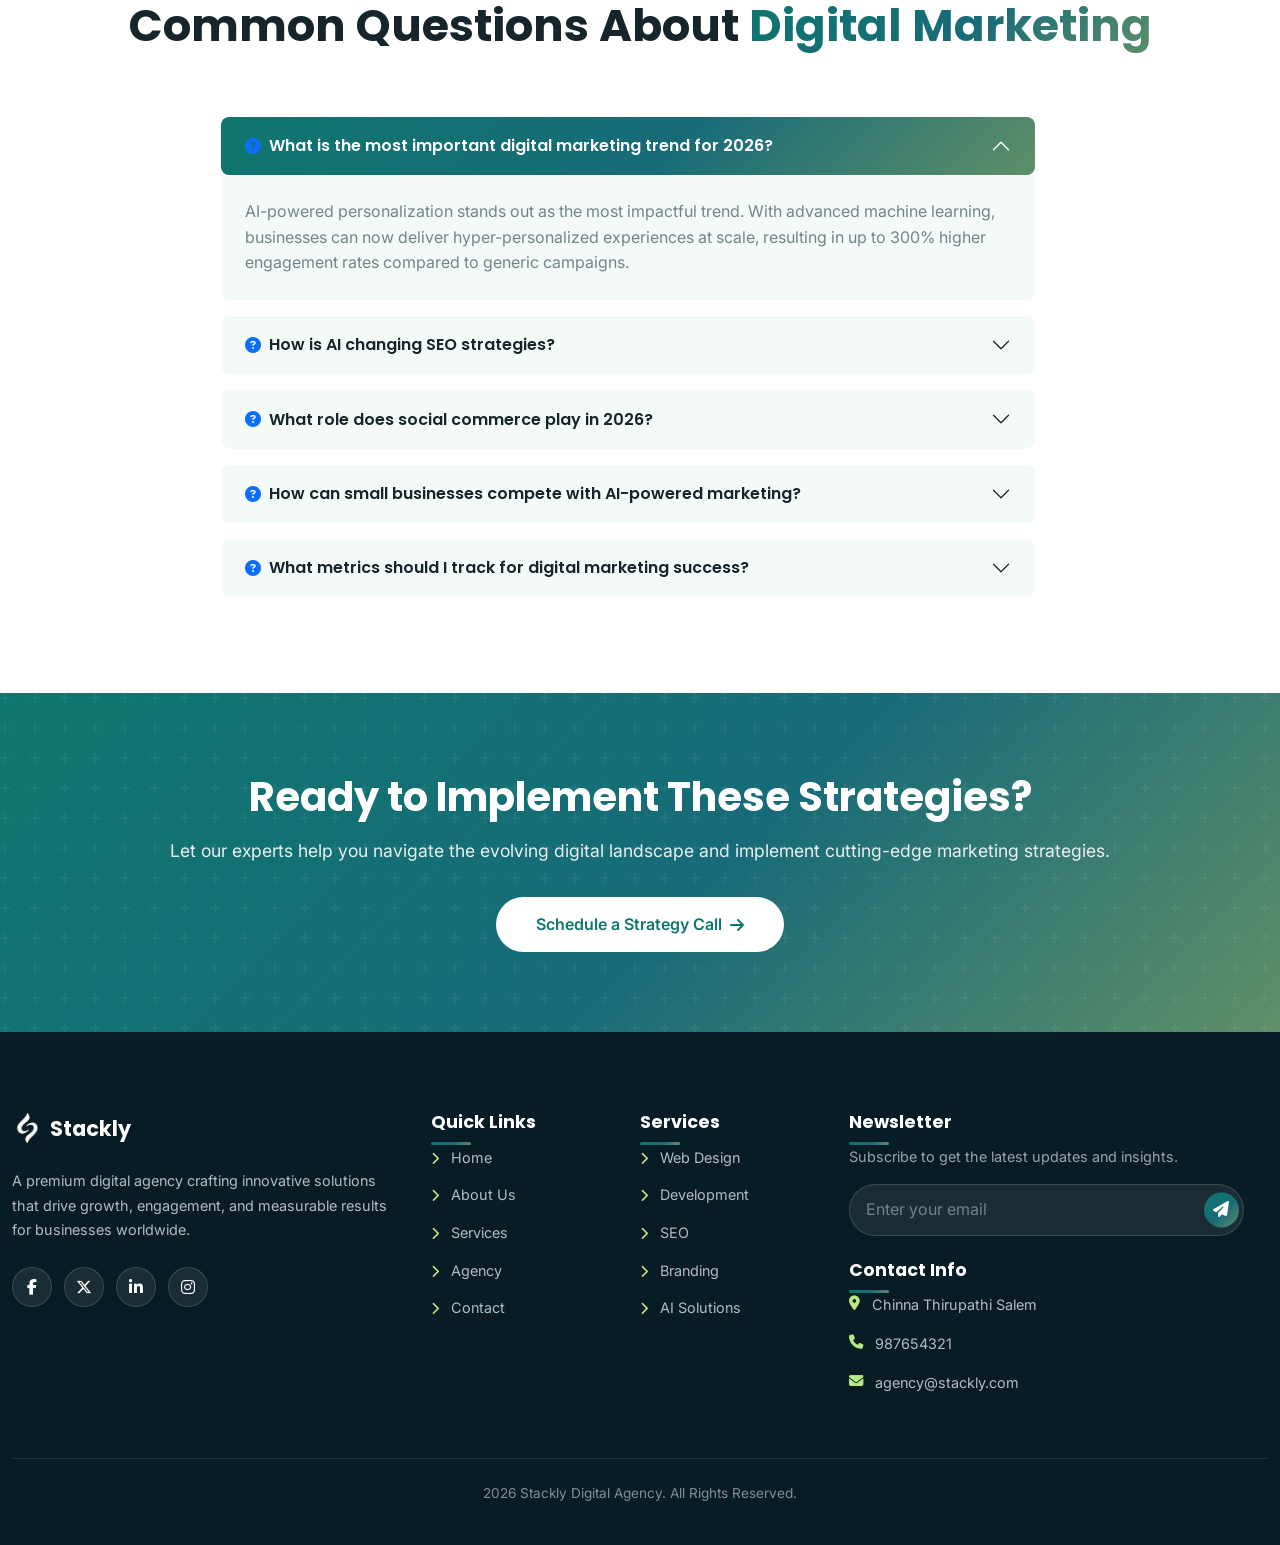
<file: agency.html>
<!DOCTYPE html>
<html lang="en">
<head>
  <meta charset="UTF-8">
  <meta name="viewport" content="width=device-width, initial-scale=1.0">
  <title>Digital Marketing Trends 2026 - Stackly Digital Agency</title>
  <meta name="description" content="Explore the latest digital marketing trends, AI innovations, SEO strategies, and growth marketing insights for 2026.">
  <link rel="preconnect" href="https://fonts.googleapis.com">
  <link rel="preconnect" href="https://fonts.gstatic.com" crossorigin>
  <link href="https://fonts.googleapis.com/css2?family=Inter:wght@300;400;500;600;700&family=Poppins:wght@400;500;600;700;800;900&display=swap" rel="stylesheet">
  <link href="https://cdn.jsdelivr.net/npm/bootstrap@5.3.2/dist/css/bootstrap.min.css" rel="stylesheet">
  <link rel="stylesheet" href="https://cdnjs.cloudflare.com/ajax/libs/font-awesome/6.5.1/css/all.min.css">
  <link rel="stylesheet" href="style.css">
  <link rel="stylesheet" href="responsive.css">
  <link rel="stylesheet" href="header.css">
<!-- <base target="_blank"> -->
</head>
<body>

  <!-- Preloader -->
  <div class="preloader">
    <div class="preloader-spinner"></div>
    <div class="preloader-text">STACKLY</div>
  </div>

  <!-- Scroll Progress Bar -->
  <div class="scroll-progress" style="position:fixed;top:0;left:0;height:3px;background:var(--gradient-1);z-index:1001;width:0%;transition:width 0.1s;"></div>

  <!-- Navigation -->
  <header class="site-header" id="siteHeader">
  <div class="header-container">
    <!-- Logo -->
    <a href="index.html" class="header-logo">
      <img src="logoo.webp" alt="Stackly Logo">
      <span class="header-logo-text">Stackly</span>
    </a>

    <!-- Desktop Navigation -->
  <nav class="desktop-nav-wrapper">
    <ul class="header-nav">
        <li class="header-nav-item"><a href="index.html" class="header-nav-link">Home</a></li>
        <li class="header-nav-item"><a href="about.html" class="header-nav-link">About Us</a></li>
        <li class="header-nav-item"><a href="service.html" class="header-nav-link">Services</a></li>
        <!-- <li class="header-nav-item"><a href="blog.html" class="header-nav-link">Blog</a></li> -->
                <li class="header-nav-item"><a href="agency.html" class="header-nav-link">Agency</a></li>

        <li class="header-nav-item"><a href="contact.html" class="header-nav-link">Contact Us</a></li>
      </ul>
    </nav>

    <!-- Right Side: Email + Login -->
    <div class="header-right">
      <!-- <a href="404.html" class="header-email">
        <i class="fas fa-envelope"></i>
        <span>info@stackly.com</span>
      </a> -->
      <a href="login.html" class="header-login">
        <i class="fas fa-user"></i>
        <span>Login</span>
      </a>
    </div>

    <!-- Hamburger Button -->
    <button class="hamburger-btn" id="hamburgerBtn" aria-label="Open Menu" aria-expanded="false">
      <span></span>
      <span></span>
      <span></span>
    </button>
  </div>
</header>

<!-- Mobile Overlay -->
<div class="mobile-overlay" id="mobileOverlay"></div>

<!-- Mobile Navigation Panel -->
<aside class="mobile-nav" id="mobileNav" aria-hidden="true">
  <div class="mobile-nav-header">
    <a href="index.html" class="mobile-nav-logo">
      <img src="7.webp" alt="Stackly Logo">
      <span>Stackly</span>
    </a>
    <button class="mobile-nav-close" id="mobileNavClose" aria-label="Close Menu">
      <i class="fas fa-times"></i>
    </button>
  </div>
  <ul class="mobile-nav-list">
    <li class="mobile-nav-item"><a href="index.html" class="mobile-nav-link">Home</a></li>
    <li class="mobile-nav-item"><a href="about.html" class="mobile-nav-link">About Us</a></li>
    <li class="mobile-nav-item"><a href="service.html" class="mobile-nav-link">Services</a></li>
    <li class="mobile-nav-item"><a href="agency.html" class="mobile-nav-link">Agency</a></li>
    <li class="mobile-nav-item"><a href="contact.html" class="mobile-nav-link">Contact Us</a></li>
  </ul>
  <div class="mobile-nav-actions">
    <!-- <a href="404.html" class="mobile-nav-email">
      <i class="fas fa-envelope"></i>
      <span>info@stackly.com</span>
    </a> -->
    <a href="login.html" class="mobile-nav-login">
      <i class="fas fa-user"></i>
      <span>Login</span>
    </a>
  </div>
</aside>

  <!-- Topic Hero -->
  <section class="topic-hero">
    <div class="container">
      <nav aria-label="breadcrumb" style="margin-bottom:1.5rem;">
        <ol class="breadcrumb" style="justify-content:center;">
          <li class="breadcrumb-item"><a href="index.html" style="color:var(--primary-light);">Home</a></li>
          <li class="breadcrumb-item active" aria-current="page" style="color:rgba(255,255,255,0.6);">Agency Topic</li>
        </ol>
      </nav>
      <h1>Digital Marketing <span class="text-gradient">Trends 2026</span></h1>
      <p>Stay ahead of the curve with insights into the technologies, strategies, and innovations shaping the future of digital marketing.</p>
    </div>
  </section>

  <!-- Infographics / Stats Section -->
  <section class="topic-section section-padding">
    <div class="container">
      <div class="section-header reveal">
        <span class="badge">Key Statistics</span>
        <h2 class="section-title">Digital Marketing in <span class="text-gradient">Numbers</span></h2>
      </div>
      <div class="row g-4 stagger-container">
        <div class="col-md-6 col-lg-3 stagger-item">
          <div class="infographic-card">
            <div class="info-num counter" data-target="72">0</div>
            <div class="info-label">% of Marketing Budget Goes </div>
          </div>
        </div>
        <div class="col-md-6 col-lg-3 stagger-item">
          <div class="infographic-card">
            <div class="info-num counter" data-target="4">0</div>
            <div class="info-label">Billion Social Media Users </div>
          </div>
        </div>
        <div class="col-md-6 col-lg-3 stagger-item">
          <div class="infographic-card">
            <div class="info-num counter" data-target="89">0</div>
            <div class="info-label">% of Marketers Use AI Tools</div>
          </div>
        </div>
        <div class="col-md-6 col-lg-3 stagger-item">
          <div class="infographic-card">
            <div class="info-num counter" data-target="380">0</div>
            <div class="info-label">Billion $ Global Digital Ad Spend</div>
          </div>
        </div>
      </div>
    </div>
  </section>

  <!-- Informative Sections -->
  <section class="section-padding" style="background:var(--light);">
    <div class="container">
      <div class="section-header reveal">
        <span class="badge">Key Insights</span>
        <h2 class="section-title">What You Need to <span class="text-gradient">Know</span></h2>
      </div>
      <div class="row g-4 align-items-center mb-5">
        <div class="col-lg-6 reveal-left">
          <img src="7img.webp" alt="AI in Marketing" class="img-fluid rounded-4 shadow-lg">
        </div>
        <div class="col-lg-6 reveal-right">
          <span class="badge">AI in Marketing</span>
          <h3 style="margin:1rem 0;">Artificial Intelligence Revolutionizing Marketing</h3>
          <p style="color:var(--gray);margin-bottom:1rem;">AI is no longer a futuristic concept - it's the driving force behind modern marketing strategies. From predictive analytics that forecast consumer behavior to AI-powered content generation that scales personalization, businesses are leveraging machine learning to achieve unprecedented ROI.</p>
          <p style="color:var(--gray);margin-bottom:1.5rem;">Key AI applications include chatbots for 24/7 customer service, predictive lead scoring, dynamic pricing optimization, and hyper-personalized email campaigns that increase engagement rates by up to 300%.</p>
          <a href="404.html" class="btn-primary-glow ripple">Explore AI Solutions <i class="fas fa-arrow-right"></i></a>
        </div>
      </div>
      <div class="row g-4 align-items-center mb-5">
        <div class="col-lg-6 order-lg-2 reveal-right">
          <img src="3img.webp" alt="SEO Trends" class="img-fluid rounded-4 shadow-lg">
        </div>
        <div class="col-lg-6 order-lg-1 reveal-left">
          <span class="badge">SEO Trends</span>
          <h3 style="margin:1rem 0;">The Evolution of Search in 2026</h3>
          <p style="color:var(--gray);margin-bottom:1rem;">Search engines are becoming more intelligent than ever. With the rise of AI-powered search, voice search optimization, and visual search capabilities, SEO strategies must evolve to match how users actually search.</p>
          <p style="color:var(--gray);margin-bottom:1.5rem;">Focus areas include semantic search optimization, E-E-A-T (Experience, Expertise, Authoritativeness, Trustworthiness), Core Web Vitals, and creating content that answers specific user intent rather than just targeting keywords.</p>
          <a href="404.html" class="btn-primary-glow ripple">Learn SEO Strategies <i class="fas fa-arrow-right"></i></a>
        </div>
      </div>
      <div class="row g-4 align-items-center">
        <div class="col-lg-6 reveal-left">
          <img src="14img.webp" alt="Social Media" class="img-fluid rounded-4 shadow-lg">
        </div>
        <div class="col-lg-6 reveal-right">
          <span class="badge">Social Media</span>
          <h3 style="margin:1rem 0;">The New Era of Social Commerce</h3>
          <p style="color:var(--gray);margin-bottom:1rem;">Social media platforms have evolved from engagement channels to full-fledged e-commerce ecosystems. With in-app shopping, live commerce, and AR try-on features, the line between social browsing and purchasing has virtually disappeared.</p>
          <p style="color:var(--gray);margin-bottom:1.5rem;">Successful brands in 2026 are those that create authentic, community-driven content while seamlessly integrating shopping experiences. Short-form video continues to dominate, with platforms investing heavily in creator economies.</p>
          <a href="404.html" class="btn-primary-glow ripple">Discover Social Strategies <i class="fas fa-arrow-right"></i></a>
        </div>
      </div>
    </div>
  </section>

  <!-- Benefits Section -->
  <section class="section-padding" style="background:white;">
    <div class="container">
      <div class="section-header reveal">
        <span class="badge">Why It Matters</span>
        <h2 class="section-title">Benefits of Modern <span class="text-gradient">Digital Marketing</span></h2>
      </div>
      <div class="row g-4 stagger-container">
        <div class="col-md-6 col-lg-4 stagger-item">
          <div class="feature-card">
            <div class="icon-box"><i class="fas fa-bullseye"></i></div>
            <h4>Precise Targeting</h4>
            <p>Reach exactly the right audience at the right time with advanced segmentation and behavioral targeting.</p>
          </div>
        </div>
        <div class="col-md-6 col-lg-4 stagger-item">
          <div class="feature-card">
            <div class="icon-box"><i class="fas fa-chart-line"></i></div>
            <h4>Measurable ROI</h4>
            <p>Track every dollar spent and understand exactly which campaigns drive the best results for your business.</p>
          </div>
        </div>
        <div class="col-md-6 col-lg-4 stagger-item">
          <div class="feature-card">
            <div class="icon-box"><i class="fas fa-globe"></i></div>
            <h4>Global Reach</h4>
            <p>Expand your business beyond borders with digital campaigns that can reach audiences anywhere in the world.</p>
          </div>
        </div>
        <div class="col-md-6 col-lg-4 stagger-item">
          <div class="feature-card">
            <div class="icon-box"><i class="fas fa-user-friends"></i></div>
            <h4>Personalization</h4>
            <p>Deliver tailored experiences that resonate with individual users, increasing engagement and conversion rates.</p>
          </div>
        </div>
        <div class="col-md-6 col-lg-4 stagger-item">
          <div class="feature-card">
            <div class="icon-box"><i class="fas fa-sync-alt"></i></div>
            <h4>Real-Time Optimization</h4>
            <p>Adjust campaigns on the fly based on real-time data, maximizing performance and minimizing waste.</p>
          </div>
        </div>
        <div class="col-md-6 col-lg-4 stagger-item">
          <div class="feature-card">
            <div class="icon-box"><i class="fas fa-piggy-bank"></i></div>
            <h4>Cost Efficiency</h4>
            <p>Achieve better results with lower costs compared to traditional marketing through precise targeting and automation.</p>
          </div>
        </div>
      </div>
    </div>
  </section>

  <!-- Timeline Section -->
  <section class="process-section section-padding">
    <div class="container">
      <div class="section-header reveal">
        <span class="badge" style="background:rgba(255,255,255,0.1);color:white;">Evolution</span>
        <h2 class="section-title">The Evolution of <span class="text-gradient">Digital Marketing</span></h2>
        <p class="section-subtitle" style="color:rgba(255,255,255,0.6);">How digital marketing has transformed over the years.</p>
      </div>
      <div class="timeline">
        <div class="timeline-item reveal-left">
          <div class="timeline-content">
            <h4>2010-2015: The Social Era</h4>
            <p>Social media platforms became marketing powerhouses. Facebook, Twitter, and Instagram transformed how brands connect with audiences.</p>
          </div>
          <div class="timeline-dot">1</div>
        </div>
        <div class="timeline-item reveal-right">
          <div class="timeline-content">
            <h4>2015-2020: Mobile-First</h4>
            <p>Mobile usage surpassed desktop. Responsive design, mobile apps, and location-based marketing became essential strategies.</p>
          </div>
          <div class="timeline-dot">2</div>
        </div>
        <div class="timeline-item reveal-left">
          <div class="timeline-content">
            <h4>2020-2024: Data & Automation</h4>
            <p>Big data analytics, marketing automation, and programmatic advertising revolutionized campaign management and targeting.</p>
          </div>
          <div class="timeline-dot">3</div>
        </div>
        <div class="timeline-item reveal-right">
          <div class="timeline-content">
            <h4>2024-2026: AI-Powered Marketing</h4>
            <p>AI and machine learning now drive personalization, content creation, predictive analytics, and autonomous campaign optimization.</p>
          </div>
          <div class="timeline-dot">4</div>
        </div>
      </div>
    </div>
  </section>

  <!-- FAQ Section -->
  <section class="faq-section section-padding">
    <div class="container">
      <div class="section-header reveal">
        <span class="badge">FAQ</span>
        <h2 class="section-title">Common Questions About <span class="text-gradient">Digital Marketing</span></h2>
      </div>
      <div class="row justify-content-center">
        <div class="col-lg-8">
          <div class="accordion" id="topicFaqAccordion">
            <div class="accordion-item reveal">
              <h2 class="accordion-header">
                <button class="accordion-button" type="button" data-bs-toggle="collapse" data-bs-target="#tf1">
                  <i class="fas fa-question-circle me-2 text-primary"></i> What is the most important digital marketing trend for 2026?
                </button>
              </h2>
              <div id="tf1" class="accordion-collapse collapse show" data-bs-parent="#topicFaqAccordion">
                <div class="accordion-body">
                  AI-powered personalization stands out as the most impactful trend. With advanced machine learning, businesses can now deliver hyper-personalized experiences at scale, resulting in up to 300% higher engagement rates compared to generic campaigns.
                </div>
              </div>
            </div>
            <div class="accordion-item reveal">
              <h2 class="accordion-header">
                <button class="accordion-button collapsed" type="button" data-bs-toggle="collapse" data-bs-target="#tf2">
                  <i class="fas fa-question-circle me-2 text-primary"></i> How is AI changing SEO strategies?
                </button>
              </h2>
              <div id="tf2" class="accordion-collapse collapse" data-bs-parent="#topicFaqAccordion">
                <div class="accordion-body">
                  AI is revolutionizing SEO through semantic search understanding, automated content optimization, predictive keyword analysis, and real-time ranking factor adjustments. Search engines now understand context and intent better than ever before.
                </div>
              </div>
            </div>
            <div class="accordion-item reveal">
              <h2 class="accordion-header">
                <button class="accordion-button collapsed" type="button" data-bs-toggle="collapse" data-bs-target="#tf3">
                  <i class="fas fa-question-circle me-2 text-primary"></i> What role does social commerce play in 2026?
                </button>
              </h2>
              <div id="tf3" class="accordion-collapse collapse" data-bs-parent="#topicFaqAccordion">
                <div class="accordion-body">
                  Social commerce has become a primary revenue channel for many brands. With integrated shopping features, live commerce, and AR try-ons, social platforms now drive over 30% of e-commerce sales globally, making them essential for any digital strategy.
                </div>
              </div>
            </div>
            <div class="accordion-item reveal">
              <h2 class="accordion-header">
                <button class="accordion-button collapsed" type="button" data-bs-toggle="collapse" data-bs-target="#tf4">
                  <i class="fas fa-question-circle me-2 text-primary"></i> How can small businesses compete with AI-powered marketing?
                </button>
              </h2>
              <div id="tf4" class="accordion-collapse collapse" data-bs-parent="#topicFaqAccordion">
                <div class="accordion-body">
                  Small businesses can leverage affordable AI tools and platforms that offer enterprise-level features at accessible price points. Focus on niche targeting, authentic content, and community building while using AI for automation and analytics.
                </div>
              </div>
            </div>
            <div class="accordion-item reveal">
              <h2 class="accordion-header">
                <button class="accordion-button collapsed" type="button" data-bs-toggle="collapse" data-bs-target="#tf5">
                  <i class="fas fa-question-circle me-2 text-primary"></i> What metrics should I track for digital marketing success?
                </button>
              </h2>
              <div id="tf5" class="accordion-collapse collapse" data-bs-parent="#topicFaqAccordion">
                <div class="accordion-body">
                  Key metrics include conversion rate, customer acquisition cost (CAC), lifetime value (LTV), return on ad spend (ROAS), engagement rate, and customer satisfaction scores. The right metrics depend on your specific business goals and marketing channels.
                </div>
              </div>
            </div>
          </div>
        </div>
      </div>
    </div>
  </section>

  <!-- CTA Banner -->
  <section class="cta-banner">
    <div class="container">
      <div class="cta-content reveal">
        <h2>Ready to Implement These Strategies?</h2>
        <p>Let our experts help you navigate the evolving digital landscape and implement cutting-edge marketing strategies.</p>
        <a href="404.html" class="btn-cta-white ripple">
          <span>Schedule a Strategy Call</span>
          <i class="fas fa-arrow-right"></i>
        </a>
      </div>
    </div>
  </section>

  <!-- Footer -->
  <footer class="footer">
    <div class="container">
      <div class="row">
        <div class="col-lg-4 col-md-6 mb-4 mb-lg-0">
          <a href="index.html" class="footer-brand">
            <img src="logoo.webp" alt="Stackly Logo">
            <span>Stackly</span>
          </a>
          <p class="footer-desc">A premium digital agency crafting innovative solutions that drive growth, engagement, and measurable results for businesses worldwide.</p>
          <div class="footer-social">
            <a href="404.html" aria-label="Facebook"><i class="fab fa-facebook-f"></i></a>
            <a href="404.html" aria-label="Twitter"><i class="fab fa-x-twitter"></i></a>
            <a href="404.html" aria-label="LinkedIn"><i class="fab fa-linkedin-in"></i></a>
            <a href="404.html" aria-label="Instagram"><i class="fab fa-instagram"></i></a>
          </div>
        </div>
        <div class="col-lg-2 col-md-6 mb-4 mb-lg-0">
          <h5>Quick Links</h5>
          <ul class="footer-links">
            <li><a href="index.html"><i class="fas fa-chevron-right"></i> Home</a></li>
            <li><a href="about.html"><i class="fas fa-chevron-right"></i> About Us</a></li>
            <li><a href="service.html"><i class="fas fa-chevron-right"></i> Services</a></li>
            <li><a href="agency.html"><i class="fas fa-chevron-right"></i> Agency</a></li>
            <li><a href="contact.html"><i class="fas fa-chevron-right"></i> Contact</a></li>
          </ul>
        </div>
        <div class="col-lg-2 col-md-6 mb-4 mb-lg-0">
          <h5>Services</h5>
          <ul class="footer-links">
            <li><a href="404.html"><i class="fas fa-chevron-right"></i> Web Design</a></li>
            <li><a href="404.html"><i class="fas fa-chevron-right"></i> Development</a></li>
            <li><a href="404.html"><i class="fas fa-chevron-right"></i> SEO</a></li>
            <li><a href="404.html"><i class="fas fa-chevron-right"></i> Branding</a></li>
            <li><a href="404.html"><i class="fas fa-chevron-right"></i> AI Solutions</a></li>
          </ul>
        </div>
        <div class="col-lg-4 col-md-6">
          <h5>Newsletter</h5>
          <p style="font-size:0.9rem;color:rgba(255,255,255,0.6);margin-bottom:1rem;">Subscribe to get the latest updates and insights.</p>
          <form class="newsletter-form" action="404.html" method="get">
            <input type="email" placeholder="Enter your email" required>
            <button type="submit" aria-label="Subscribe"><i class="fas fa-paper-plane"></i></button>
          </form>
          <h5 style="margin-top:1.5rem;">Contact Info</h5>
          <ul class="footer-links footer-contact">
            <li><i class="fas fa-map-marker-alt"></i> Chinna Thirupathi Salem</li>
            <li><i class="fas fa-phone"></i>987654321</li>
            <li><i class="fas fa-envelope"></i> agency@stackly.com</li>
          </ul>
        </div>
      </div>
      <div class="footer-bottom">
        <p> 2026 Stackly Digital Agency. All Rights Reserved.</p>
      </div>
    </div>
  </footer>

  <button class="back-to-top" aria-label="Back to Top"><i class="fas fa-arrow-up"></i></button>

  <script src="https://cdn.jsdelivr.net/npm/bootstrap@5.3.2/dist/js/bootstrap.bundle.min.js"></script>
  <script src="script.js"></script>
</body>
</html>
</file>
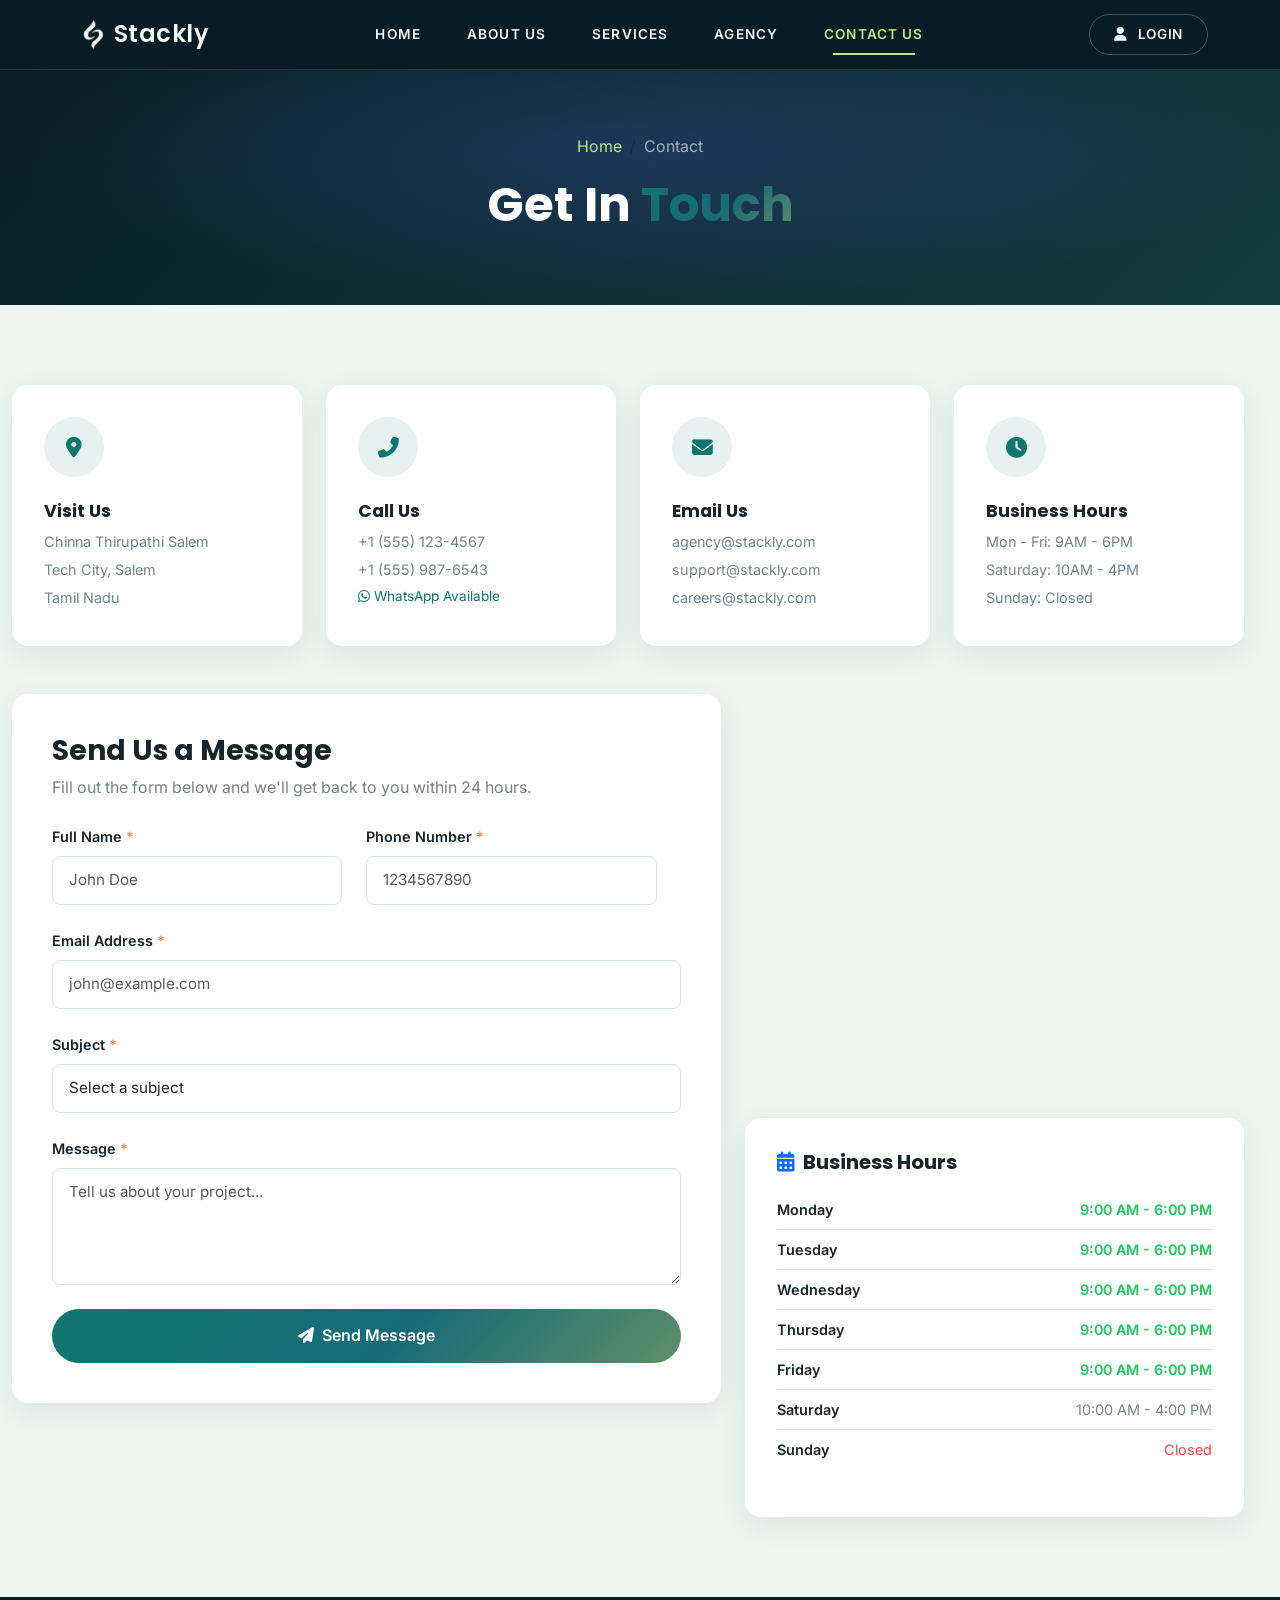
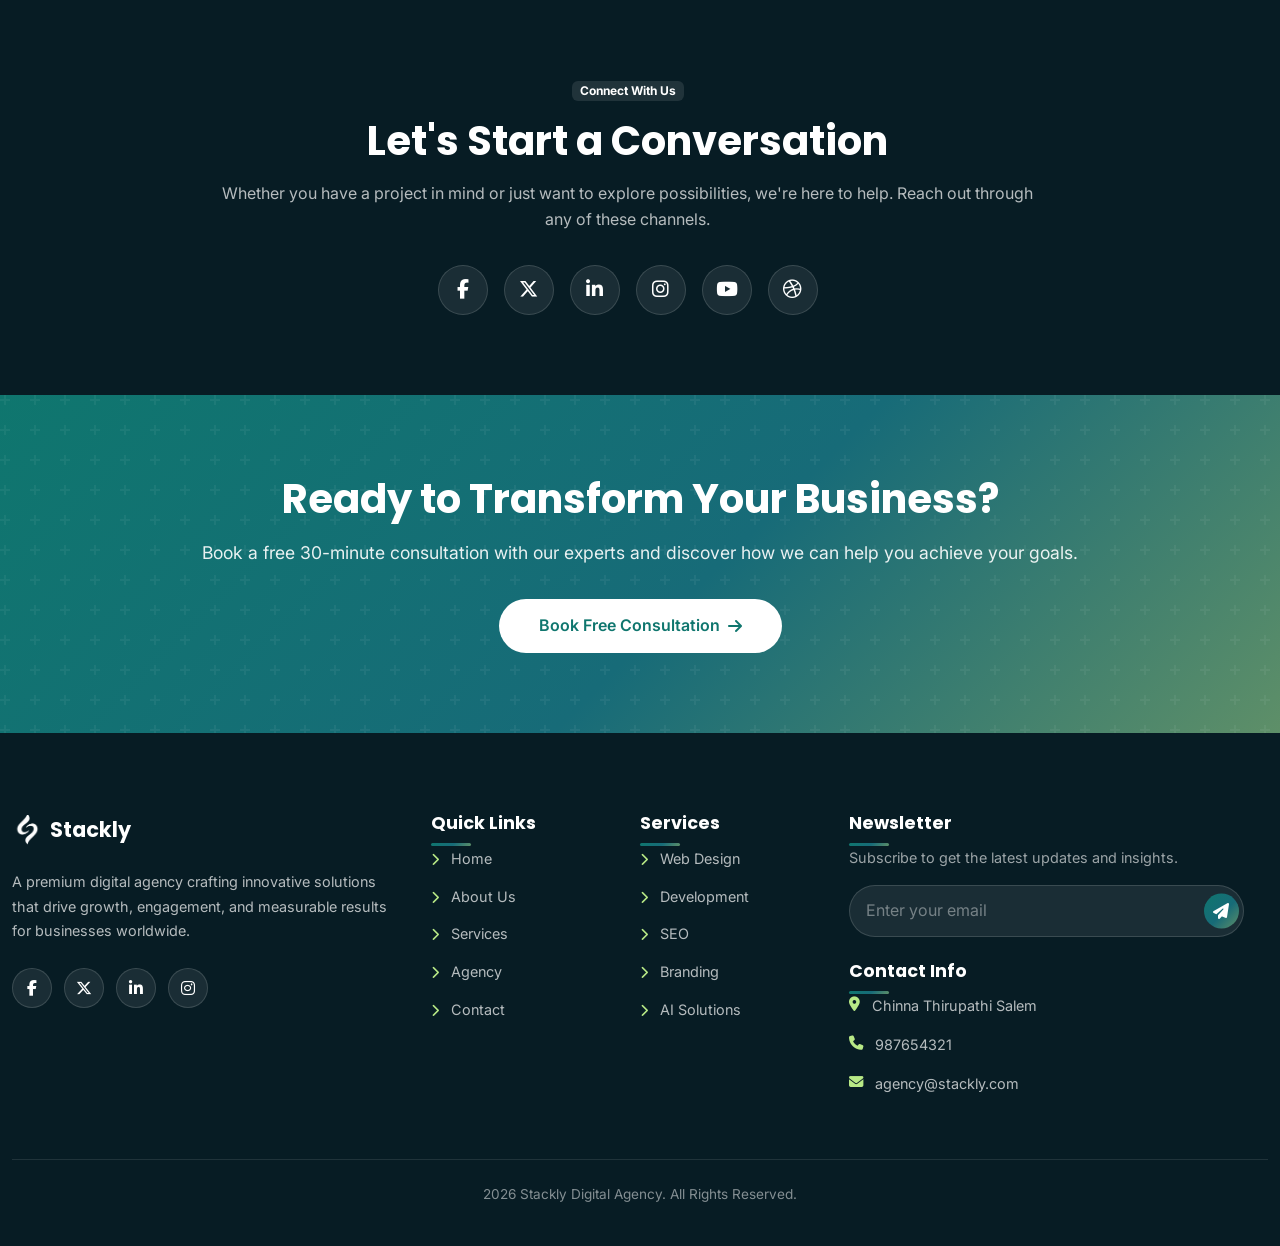
<file: contact.html>
<!DOCTYPE html>
<html lang="en">
<head>
  <meta charset="UTF-8">
  <meta name="viewport" content="width=device-width, initial-scale=1.0">
  <title>Contact Us - Stackly Digital Agency</title>
  <meta name="description" content="Get in touch with Stackly Digital Agency. Book a consultation, send us a message, or visit our office.">
  <link rel="preconnect" href="https://fonts.googleapis.com">
  <link rel="preconnect" href="https://fonts.gstatic.com" crossorigin>
  <link href="https://fonts.googleapis.com/css2?family=Inter:wght@300;400;500;600;700&family=Poppins:wght@400;500;600;700;800;900&display=swap" rel="stylesheet">
  <link href="https://cdn.jsdelivr.net/npm/bootstrap@5.3.2/dist/css/bootstrap.min.css" rel="stylesheet">
  <link rel="stylesheet" href="https://cdnjs.cloudflare.com/ajax/libs/font-awesome/6.5.1/css/all.min.css">
  <link rel="stylesheet" href="style.css">
  <link rel="stylesheet" href="responsive.css">
  <link rel="stylesheet" href="header.css">
<!-- <base target="_blank"> -->
</head>
<body>

  <!-- Preloader -->
  <div class="preloader">
    <div class="preloader-spinner"></div>
    <div class="preloader-text">STACKLY</div>
  </div>

  <!-- Scroll Progress Bar -->
  <div class="scroll-progress" style="position:fixed;top:0;left:0;height:3px;background:var(--gradient-1);z-index:1001;width:0%;transition:width 0.1s;"></div>

  <!-- Navigation -->
  <header class="site-header" id="siteHeader">
  <div class="header-container">
    <!-- Logo -->
    <a href="index.html" class="header-logo">
      <img src="logoo.webp" alt="Stackly Logo">
      <span class="header-logo-text">Stackly</span>
    </a>

    <!-- Desktop Navigation -->
     <nav class="desktop-nav-wrapper">
      <ul class="header-nav">
        <li class="header-nav-item"><a href="index.html" class="header-nav-link">Home</a></li>
        <li class="header-nav-item"><a href="about.html" class="header-nav-link">About Us</a></li>
        <li class="header-nav-item"><a href="service.html" class="header-nav-link">Services</a></li>
        <!-- <li class="header-nav-item"><a href="blog.html" class="header-nav-link">Blog</a></li> -->
                <li class="header-nav-item"><a href="agency.html" class="header-nav-link">Agency</a></li>

        <li class="header-nav-item"><a href="contact.html" class="header-nav-link">Contact Us</a></li>
      </ul>
    </nav>

    <!-- Right Side: Email + Login -->
    <div class="header-right">
      <!-- <a href="404.html" class="header-email">
        <i class="fas fa-envelope"></i>
        <span>info@stackly.com</span>
      </a> -->
      <a href="login.html" class="header-login">
        <i class="fas fa-user"></i>
        <span>Login</span>
      </a>
    </div>

    <!-- Hamburger Button -->
    <button class="hamburger-btn" id="hamburgerBtn" aria-label="Open Menu" aria-expanded="false">
      <span></span>
      <span></span>
      <span></span>
    </button>
  </div>
</header>

<!-- Mobile Overlay -->
<div class="mobile-overlay" id="mobileOverlay"></div>

<!-- Mobile Navigation Panel -->
<aside class="mobile-nav" id="mobileNav" aria-hidden="true">
  <div class="mobile-nav-header">
    <a href="index.html" class="mobile-nav-logo">
      <img src="logoo.webp" alt="Stackly Logo">
      <span>Stackly</span>
    </a>
    <button class="mobile-nav-close" id="mobileNavClose" aria-label="Close Menu">
      <i class="fas fa-times"></i>
    </button>
  </div>
  <ul class="mobile-nav-list">
    <li class="mobile-nav-item"><a href="index.html" class="mobile-nav-link">Home</a></li>
    <li class="mobile-nav-item"><a href="about.html" class="mobile-nav-link">About Us</a></li>
    <li class="mobile-nav-item"><a href="service.html" class="mobile-nav-link">Services</a></li>
    <li class="mobile-nav-item"><a href="agency.html" class="mobile-nav-link">Agency</a></li>
    <li class="mobile-nav-item"><a href="contact.html" class="mobile-nav-link">Contact Us</a></li>
  </ul>
  <div class="mobile-nav-actions">
    <!-- <a href="404.html" class="mobile-nav-email">
      <i class="fas fa-envelope"></i>
      <span>info@stackly.com</span>
    </a> -->
    <a href="login.html" class="mobile-nav-login">
      <i class="fas fa-user"></i>
      <span>Login</span>
    </a>
  </div>
</aside>

  <!-- Page Header -->
  <section class="page-header">
    <div class="container">
      <nav aria-label="breadcrumb">
        <ol class="breadcrumb">
          <li class="breadcrumb-item"><a href="index.html">Home</a></li>
          <li class="breadcrumb-item active" aria-current="page">Contact</li>
        </ol>
      </nav>
      <h1>Get In <span class="text-gradient">Touch</span></h1>
    </div>
  </section>

  <!-- Contact Info Cards -->
  <section class="contact-section section-padding">
    <div class="container">
      <div class="row g-4 mb-5">
        <div class="col-md-6 col-lg-3 reveal">
          <div class="contact-info-card">
            <div class="contact-icon"><i class="fas fa-map-marker-alt"></i></div>
            <h5>Visit Us</h5>
            <p> Chinna Thirupathi Salem</p>
            <p>Tech City, Salem</p>
            <p>Tamil Nadu</p>
          </div>
        </div>
        <div class="col-md-6 col-lg-3 reveal">
          <div class="contact-info-card">
            <div class="contact-icon"><i class="fas fa-phone-alt"></i></div>
            <h5>Call Us</h5>
            <p>+1 (555) 123-4567</p>
            <p>+1 (555) 987-6543</p>
            <p style="color:var(--primary);font-size:0.85rem;"><i class="fab fa-whatsapp"></i> WhatsApp Available</p>
          </div>
        </div>
        <div class="col-md-6 col-lg-3 reveal">
          <div class="contact-info-card">
            <div class="contact-icon"><i class="fas fa-envelope"></i></div>
            <h5>Email Us</h5>
            <p>agency@stackly.com</p>
            <p>support@stackly.com</p>
            <p>careers@stackly.com</p>
          </div>
        </div>
        <div class="col-md-6 col-lg-3 reveal">
          <div class="contact-info-card">
            <div class="contact-icon"><i class="fas fa-clock"></i></div>
            <h5>Business Hours</h5>
            <p>Mon - Fri: 9AM - 6PM</p>
            <p>Saturday: 10AM - 4PM</p>
            <p>Sunday: Closed</p>
          </div>
        </div>
      </div>

      <!-- Contact Form & Map -->
      <div class="row g-4">
        <div class="col-lg-7 reveal-left">
          <div class="contact-form-card">
            <h3 style="margin-bottom:0.5rem;">Send Us a Message</h3>
            <p style="color:var(--gray);margin-bottom:1.5rem;">Fill out the form below and we'll get back to you within 24 hours.</p>
            <form data-validate action="404.html" method="get">
              <div class="row">
                <div class="col-md-6 form-group">
                  <label>Full Name <span class="required">*</span></label>
<input
  type="text"
  class="form-control"
  placeholder="John Doe"
  data-validate="name"
  oninput="this.value=this.value.replace(/[^a-zA-Z\s]/g,'')">                  <div class="invalid-feedback">Please enter a valid name (letters only).</div>
                </div>
                <div class="col-md-6 form-group">
                  <label>Phone Number <span class="required">*</span></label>
<input
  type="tel"
  class="form-control"
  placeholder="1234567890"
  maxlength="10"
  data-validate="phone"
  oninput="this.value=this.value.replace(/\D/g,'')">                  <div class="invalid-feedback">Please enter exactly 10 digits.</div>
                </div>
              </div>
              <div class="form-group">
                <label>Email Address <span class="required">*</span></label>
                <input type="email" class="form-control" placeholder="john@example.com" data-validate="email">
                <div class="invalid-feedback">Please enter a valid email address.</div>
              </div>
              <div class="form-group">
                <label>Subject <span class="required">*</span></label>
                <select class="form-control" data-validate="subject">
                  <option value="">Select a subject</option>
                  <option value="general">General Inquiry</option>
                  <option value="project">New Project</option>
                  <option value="consultation">Free Consultation</option>
                  <option value="support">Technical Support</option>
                  <option value="careers">Careers</option>
                  <option value="partnership">Partnership</option>
                </select>
                <div class="invalid-feedback">Please select a subject.</div>
              </div>
              <div class="form-group">
                <!-- <label>Password <span class="required">*</span></label>
                <input type="password" class="form-control" placeholder="Min 8 chars, uppercase, lowercase, number, special char" data-validate="password">
                <div class="invalid-feedback">Password must be at least 8 characters with uppercase, lowercase, number, and special character.</div> -->
              </div>
              <div class="form-group">
                <!-- <label>Confirm Password <span class="required">*</span></label>
                <input type="password" class="form-control" placeholder="Re-enter your password" data-validate="confirm-password">
                <div class="invalid-feedback">Passwords do not match.</div> -->
              </div>
              <div class="form-group">
                <label>Message <span class="required">*</span></label>
                <textarea class="form-control" rows="4" placeholder="Tell us about your project..." data-validate="message"></textarea>
                <div class="invalid-feedback">Message must be at least 10 characters.</div>
              </div>
              <button type="submit" class="btn-submit ripple">
                <i class="fas fa-paper-plane me-2"></i>Send Message
              </button>
            </form>
          </div>
        </div>
        <div class="col-lg-5 reveal-right">
          <div class="map-container mb-4">
<iframe
    src="https://www.google.com/maps?q=Salem,+Tamil+Nadu&output=embed"
    width="100%"
    height="450"
    style="border:0; border-radius:12px;"
    allowfullscreen=""
    loading="lazy"
    referrerpolicy="no-referrer-when-downgrade">
</iframe>          </div>
          <div class="business-hours">
            <h5><i class="fas fa-calendar-alt text-primary me-2"></i>Business Hours</h5>
            <ul class="hours-list">
              <li><span class="day">Monday</span><span class="time open">9:00 AM - 6:00 PM</span></li>
              <li><span class="day">Tuesday</span><span class="time open">9:00 AM - 6:00 PM</span></li>
              <li><span class="day">Wednesday</span><span class="time open">9:00 AM - 6:00 PM</span></li>
              <li><span class="day">Thursday</span><span class="time open">9:00 AM - 6:00 PM</span></li>
              <li><span class="day">Friday</span><span class="time open">9:00 AM - 6:00 PM</span></li>
              <li><span class="day">Saturday</span><span class="time">10:00 AM - 4:00 PM</span></li>
              <li><span class="day">Sunday</span><span class="time" style="color:#ef4444;">Closed</span></li>
            </ul>
          </div>
        </div>
      </div>
    </div>
  </section>

  <!-- Get In Touch Card -->
  <section class="section-padding" style="background:var(--darker);color:white;">
    <div class="container">
      <div class="row justify-content-center">
        <div class="col-lg-8 text-center reveal">
          <span class="badge" style="background:rgba(255,255,255,0.1);color:white;margin-bottom:1rem;">Connect With Us</span>
          <h2 style="font-size:2.5rem;margin-bottom:1rem;">Let's Start a Conversation</h2>
          <p style="color:rgba(255,255,255,0.7);margin-bottom:2rem;">Whether you have a project in mind or just want to explore possibilities, we're here to help. Reach out through any of these channels.</p>
          <div class="footer-social" style="justify-content:center;gap:1rem;">
            <a href="404.html" style="width:50px;height:50px;font-size:1.2rem;" aria-label="Facebook"><i class="fab fa-facebook-f"></i></a>
            <a href="404.html" style="width:50px;height:50px;font-size:1.2rem;" aria-label="Twitter"><i class="fab fa-x-twitter"></i></a>
            <a href="404.html" style="width:50px;height:50px;font-size:1.2rem;" aria-label="LinkedIn"><i class="fab fa-linkedin-in"></i></a>
            <a href="404.html" style="width:50px;height:50px;font-size:1.2rem;" aria-label="Instagram"><i class="fab fa-instagram"></i></a>
            <a href="404.html" style="width:50px;height:50px;font-size:1.2rem;" aria-label="YouTube"><i class="fab fa-youtube"></i></a>
            <a href="404.html" style="width:50px;height:50px;font-size:1.2rem;" aria-label="Dribbble"><i class="fab fa-dribbble"></i></a>
          </div>
        </div>
      </div>
    </div>
  </section>

  <!-- CTA Banner -->
  <section class="cta-banner">
    <div class="container">
      <div class="cta-content reveal">
        <h2>Ready to Transform Your Business?</h2>
        <p>Book a free 30-minute consultation with our experts and discover how we can help you achieve your goals.</p>
        <a href="404.html" class="btn-cta-white ripple">
          <span>Book Free Consultation</span>
          <i class="fas fa-arrow-right"></i>
        </a>
      </div>
    </div>
  </section>

  <!-- Footer -->
  <footer class="footer">
    <div class="container">
      <div class="row">
        <div class="col-lg-4 col-md-6 mb-4 mb-lg-0">
          <a href="index.html" class="footer-brand">
            <img src="logoo.webp" alt="Stackly Logo">
            <span>Stackly</span>
          </a>
          <p class="footer-desc">A premium digital agency crafting innovative solutions that drive growth, engagement, and measurable results for businesses worldwide.</p>
          <div class="footer-social">
            <a href="404.html" aria-label="Facebook"><i class="fab fa-facebook-f"></i></a>
            <a href="404.html" aria-label="Twitter"><i class="fab fa-x-twitter"></i></a>
            <a href="404.html" aria-label="LinkedIn"><i class="fab fa-linkedin-in"></i></a>
            <a href="404.html" aria-label="Instagram"><i class="fab fa-instagram"></i></a>
          </div>
        </div>
        <div class="col-lg-2 col-md-6 mb-4 mb-lg-0">
          <h5>Quick Links</h5>
        <ul class="footer-links">
            <li><a href="index.html"><i class="fas fa-chevron-right"></i> Home</a></li>
            <li><a href="about.html"><i class="fas fa-chevron-right"></i> About Us</a></li>
            <li><a href="service.html"><i class="fas fa-chevron-right"></i> Services</a></li>
            <li><a href="agency.html"><i class="fas fa-chevron-right"></i> Agency</a></li>
            <li><a href="contact.html"><i class="fas fa-chevron-right"></i> Contact</a></li>
          </ul>
        </div>
        <div class="col-lg-2 col-md-6 mb-4 mb-lg-0">
          <h5>Services</h5>
          <ul class="footer-links">
            <li><a href="404.html"><i class="fas fa-chevron-right"></i> Web Design</a></li>
            <li><a href="404.html"><i class="fas fa-chevron-right"></i> Development</a></li>
            <li><a href="404.html"><i class="fas fa-chevron-right"></i> SEO</a></li>
            <li><a href="404.html"><i class="fas fa-chevron-right"></i> Branding</a></li>
            <li><a href="404.html"><i class="fas fa-chevron-right"></i> AI Solutions</a></li>
          </ul>
        </div>
        <div class="col-lg-4 col-md-6">
          <h5>Newsletter</h5>
          <p style="font-size:0.9rem;color:rgba(255,255,255,0.6);margin-bottom:1rem;">Subscribe to get the latest updates and insights.</p>
          <form class="newsletter-form" action="404.html" method="get">
            <input type="email" placeholder="Enter your email" required>
            <button type="submit" aria-label="Subscribe"><i class="fas fa-paper-plane"></i></button>
          </form>
          <h5 style="margin-top:1.5rem;">Contact Info</h5>
          <ul class="footer-links footer-contact">
            <li><i class="fas fa-map-marker-alt"></i> Chinna Thirupathi Salem</li>
            <li><i class="fas fa-phone"></i>987654321</li>
            <li><i class="fas fa-envelope"></i> agency@stackly.com</li>
          </ul>
        </div>
      </div>
      <div class="footer-bottom">
        <p> 2026 Stackly Digital Agency. All Rights Reserved.</p>
      </div>
    </div>
  </footer>

  <button class="back-to-top" aria-label="Back to Top"><i class="fas fa-arrow-up"></i></button>

  <script src="https://cdn.jsdelivr.net/npm/bootstrap@5.3.2/dist/js/bootstrap.bundle.min.js"></script>
  <script src="script.js"></script>
</body>
</html>
</file>
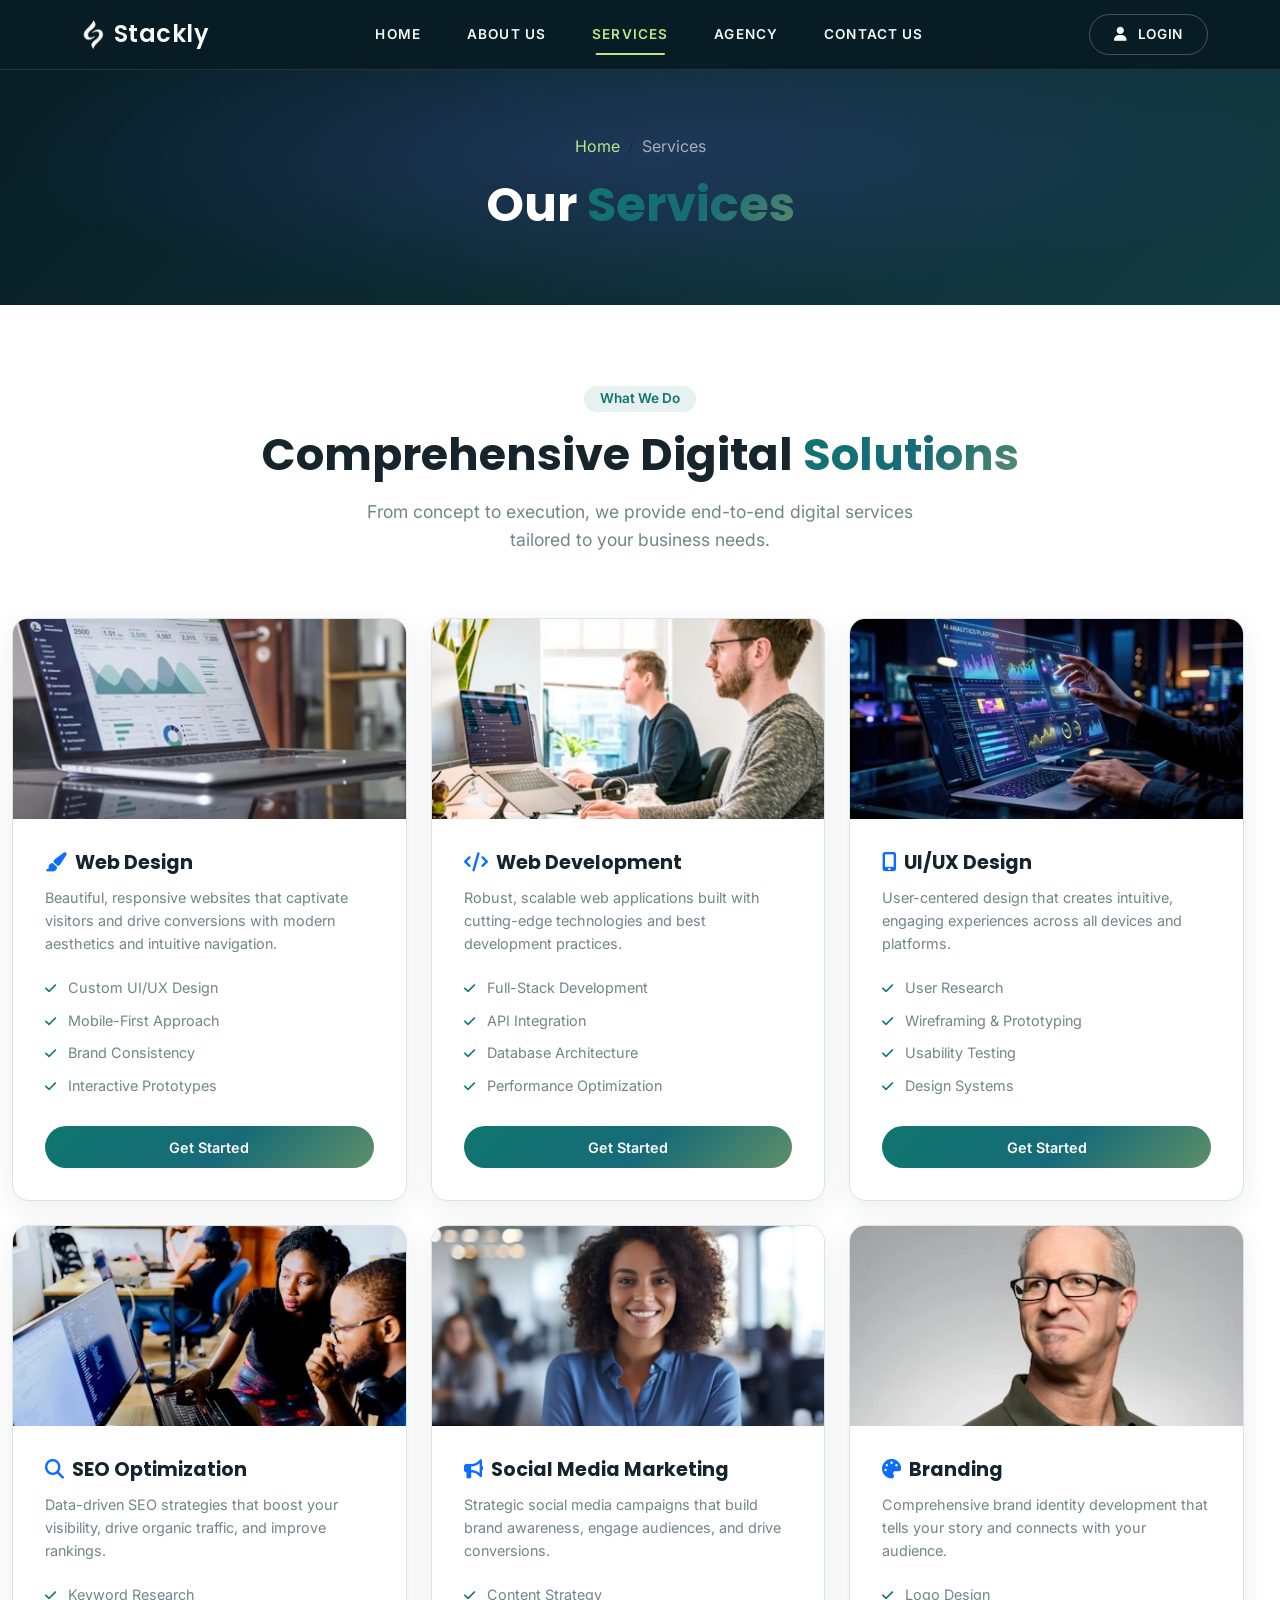
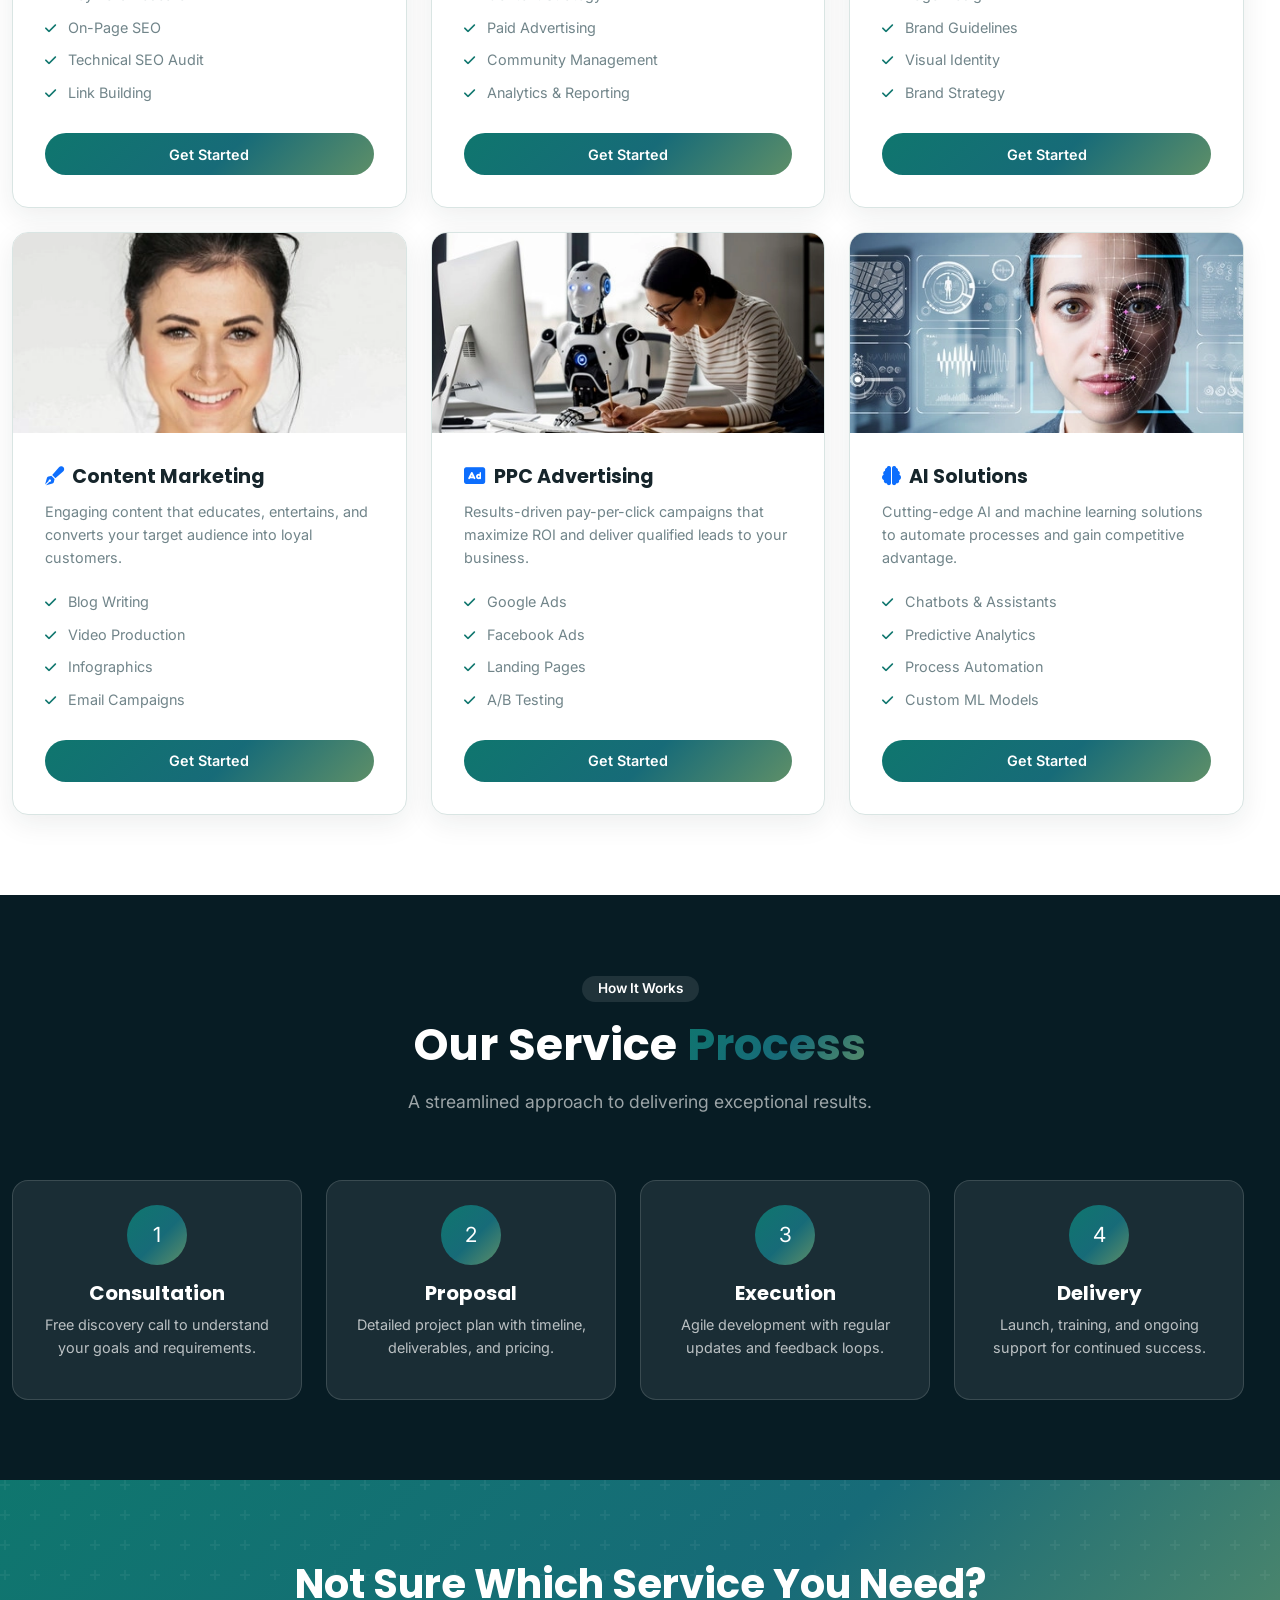
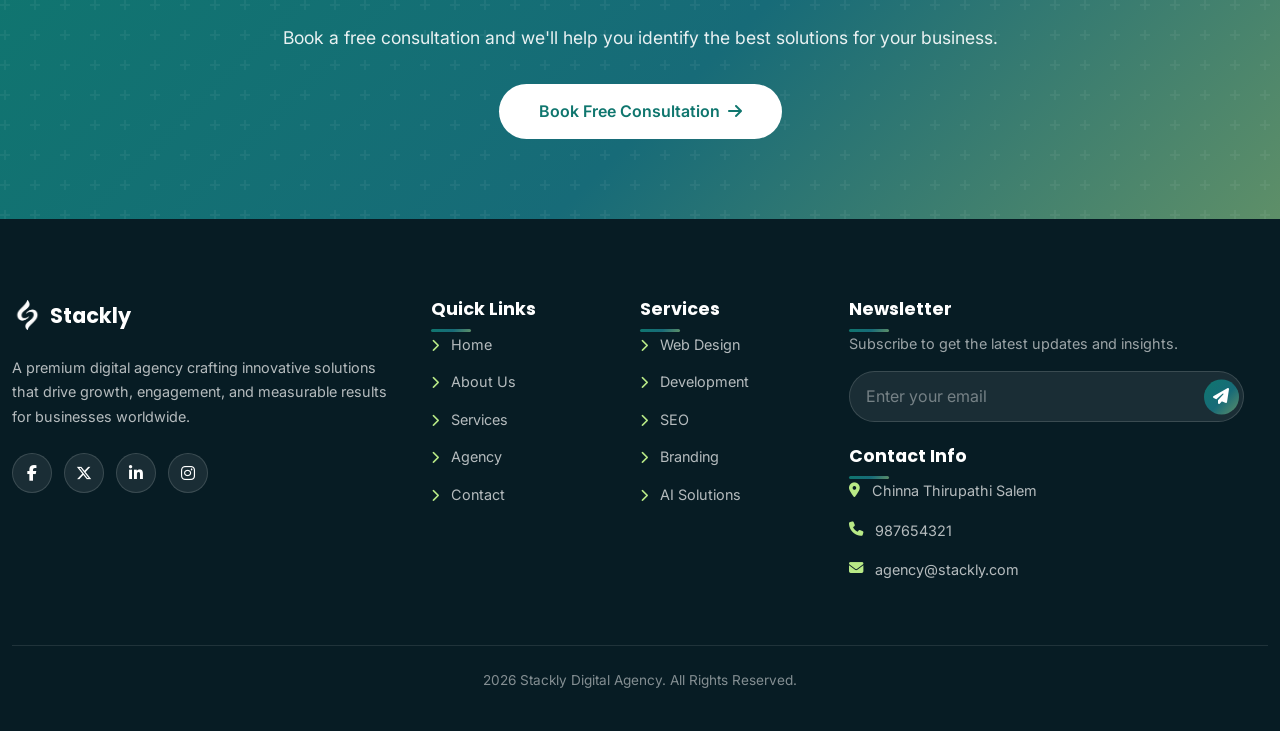
<file: service.html>
<!DOCTYPE html>
<html lang="en">
<head>
  <meta charset="UTF-8">
  <meta name="viewport" content="width=device-width, initial-scale=1.0">
  <title>Our Services - Stackly Digital Agency</title>
  <meta name="description" content="Explore our comprehensive digital services including web design, development, SEO, branding, and AI solutions.">
  <link rel="preconnect" href="https://fonts.googleapis.com">
  <link rel="preconnect" href="https://fonts.gstatic.com" crossorigin>
  <link href="https://fonts.googleapis.com/css2?family=Inter:wght@300;400;500;600;700&family=Poppins:wght@400;500;600;700;800;900&display=swap" rel="stylesheet">
  <link href="https://cdn.jsdelivr.net/npm/bootstrap@5.3.2/dist/css/bootstrap.min.css" rel="stylesheet">
  <link rel="stylesheet" href="https://cdnjs.cloudflare.com/ajax/libs/font-awesome/6.5.1/css/all.min.css">
  <link rel="stylesheet" href="style.css">
  <link rel="stylesheet" href="responsive.css">
  <link rel="stylesheet" href="header.css">
<!-- <base target="_blank"> -->
</head>
<body>

  <!-- Preloader -->
  <div class="preloader">
    <div class="preloader-spinner"></div>
    <div class="preloader-text">STACKLY</div>
  </div>

  <!-- Scroll Progress Bar -->
  <div class="scroll-progress" style="position:fixed;top:0;left:0;height:3px;background:var(--gradient-1);z-index:1001;width:0%;transition:width 0.1s;"></div>

  <!-- Navigation -->
  <header class="site-header" id="siteHeader">
  <div class="header-container">
    <!-- Logo -->
    <a href="index.html" class="header-logo">
      <img src="logoo.webp" alt="Stackly Logo">
      <span class="header-logo-text">Stackly</span>
    </a>

    <!-- Desktop Navigation -->
   <nav class="desktop-nav-wrapper">
       <ul class="header-nav">
        <li class="header-nav-item"><a href="index.html" class="header-nav-link">Home</a></li>
        <li class="header-nav-item"><a href="about.html" class="header-nav-link">About Us</a></li>
        <li class="header-nav-item"><a href="service.html" class="header-nav-link">Services</a></li>
        <!-- <li class="header-nav-item"><a href="blog.html" class="header-nav-link">Blog</a></li> -->
                <li class="header-nav-item"><a href="agency.html" class="header-nav-link">Agency</a></li>

        <li class="header-nav-item"><a href="contact.html" class="header-nav-link">Contact Us</a></li>
      </ul>
    </nav>

    <!-- Right Side: Email + Login -->
    <div class="header-right">
      <!-- <a href="404.html" class="header-email">
        <i class="fas fa-envelope"></i>
        <span>info@stackly.com</span>
      </a> -->
      <a href="login.html" class="header-login">
        <i class="fas fa-user"></i>
        <span>Login</span>
      </a>
    </div>

    <!-- Hamburger Button -->
    <button class="hamburger-btn" id="hamburgerBtn" aria-label="Open Menu" aria-expanded="false">
      <span></span>
      <span></span>
      <span></span>
    </button>
  </div>
</header>

<!-- Mobile Overlay -->
<div class="mobile-overlay" id="mobileOverlay"></div>

<!-- Mobile Navigation Panel -->
<aside class="mobile-nav" id="mobileNav" aria-hidden="true">
  <div class="mobile-nav-header">
    <a href="index.html" class="mobile-nav-logo">
      <img src="2img.webp" alt="Stackly Logo">
      <span>Stackly</span>
    </a>
    <button class="mobile-nav-close" id="mobileNavClose" aria-label="Close Menu">
      <i class="fas fa-times"></i>
    </button>
  </div>
  <ul class="mobile-nav-list">
    <li class="mobile-nav-item"><a href="index.html" class="mobile-nav-link">Home</a></li>
    <li class="mobile-nav-item"><a href="about.html" class="mobile-nav-link">About Us</a></li>
    <li class="mobile-nav-item"><a href="service.html" class="mobile-nav-link">Services</a></li>
    <li class="mobile-nav-item"><a href="agency.html" class="mobile-nav-link">Agency</a></li>
    <li class="mobile-nav-item"><a href="contact.html" class="mobile-nav-link">Contact Us</a></li>
  </ul>
  <div class="mobile-nav-actions">
    <!-- <a href="404.html" class="mobile-nav-email">
      <i class="fas fa-envelope"></i>
      <span>info@stackly.com</span>
    </a> -->
    <a href="login.html" class="mobile-nav-login">
      <i class="fas fa-user"></i>
      <span>Login</span>
    </a>
  </div>
</aside>

  <!-- Page Header -->
  <section class="page-header">
    <div class="container">
      <nav aria-label="breadcrumb">
        <ol class="breadcrumb">
          <li class="breadcrumb-item"><a href="index.html">Home</a></li>
          <li class="breadcrumb-item active" aria-current="page">Services</li>
        </ol>
      </nav>
      <h1>Our <span class="text-gradient">Services</span></h1>
    </div>
  </section>

  <!-- Services Grid -->
  <section class="services-detail section-padding">
    <div class="container">
      <div class="section-header reveal">
        <span class="badge">What We Do</span>
        <h2 class="section-title">Comprehensive Digital <span class="text-gradient">Solutions</span></h2>
        <p class="section-subtitle">From concept to execution, we provide end-to-end digital services tailored to your business needs.</p>
      </div>
      <div class="row g-4 stagger-container">
        <!-- Web Design -->
        <div class="col-md-6 col-lg-4 stagger-item">
          <div class="service-detail-card">
            <div class="service-img">
              <img src="2img.webp" alt="Web Design">
            </div>
            <div class="service-body">
              <h4><i class="fas fa-paint-brush text-primary me-2"></i>Web Design</h4>
              <p>Beautiful, responsive websites that captivate visitors and drive conversions with modern aesthetics and intuitive navigation.</p>
              <ul>
                <li><i class="fas fa-check"></i> Custom UI/UX Design</li>
                <li><i class="fas fa-check"></i> Mobile-First Approach</li>
                <li><i class="fas fa-check"></i> Brand Consistency</li>
                <li><i class="fas fa-check"></i> Interactive Prototypes</li>
              </ul>
              <a href="404.html" class="btn-service">Get Started</a>
            </div>
          </div>
        </div>
        <!-- Web Development -->
        <div class="col-md-6 col-lg-4 stagger-item">
          <div class="service-detail-card">
            <div class="service-img">
              <img src="3img.webp" alt="Web Development">
            </div>
            <div class="service-body">
              <h4><i class="fas fa-code text-primary me-2"></i>Web Development</h4>
              <p>Robust, scalable web applications built with cutting-edge technologies and best development practices.</p>
              <ul>
                <li><i class="fas fa-check"></i> Full-Stack Development</li>
                <li><i class="fas fa-check"></i> API Integration</li>
                <li><i class="fas fa-check"></i> Database Architecture</li>
                <li><i class="fas fa-check"></i> Performance Optimization</li>
              </ul>
              <a href="404.html" class="btn-service">Get Started</a>
            </div>
          </div>
        </div>
        <!-- UI/UX Design -->
        <div class="col-md-6 col-lg-4 stagger-item">
          <div class="service-detail-card">
            <div class="service-img">
              <img src="7.webp" alt="UI/UX Design">
            </div>
            <div class="service-body">
              <h4><i class="fas fa-mobile-alt text-primary me-2"></i>UI/UX Design</h4>
              <p>User-centered design that creates intuitive, engaging experiences across all devices and platforms.</p>
              <ul>
                <li><i class="fas fa-check"></i> User Research</li>
                <li><i class="fas fa-check"></i> Wireframing & Prototyping</li>
                <li><i class="fas fa-check"></i> Usability Testing</li>
                <li><i class="fas fa-check"></i> Design Systems</li>
              </ul>
              <a href="404.html" class="btn-service">Get Started</a>
            </div>
          </div>
        </div>
        <!-- SEO -->
        <div class="col-md-6 col-lg-4 stagger-item">
          <div class="service-detail-card">
            <div class="service-img">
              <img src="10img.webp" alt="SEO">
            </div>
            <div class="service-body">
              <h4><i class="fas fa-search text-primary me-2"></i>SEO Optimization</h4>
              <p>Data-driven SEO strategies that boost your visibility, drive organic traffic, and improve rankings.</p>
              <ul>
                <li><i class="fas fa-check"></i> Keyword Research</li>
                <li><i class="fas fa-check"></i> On-Page SEO</li>
                <li><i class="fas fa-check"></i> Technical SEO Audit</li>
                <li><i class="fas fa-check"></i> Link Building</li>
              </ul>
              <a href="404.html" class="btn-service">Get Started</a>
            </div>
          </div>
        </div>
        <!-- Social Media -->
        <div class="col-md-6 col-lg-4 stagger-item">
          <div class="service-detail-card">
            <div class="service-img">
              <img src="14.webp" alt="Social Media">
            </div>
            <div class="service-body">
              <h4><i class="fas fa-bullhorn text-primary me-2"></i>Social Media Marketing</h4>
              <p>Strategic social media campaigns that build brand awareness, engage audiences, and drive conversions.</p>
              <ul>
                <li><i class="fas fa-check"></i> Content Strategy</li>
                <li><i class="fas fa-check"></i> Paid Advertising</li>
                <li><i class="fas fa-check"></i> Community Management</li>
                <li><i class="fas fa-check"></i> Analytics & Reporting</li>
              </ul>
              <a href="404.html" class="btn-service">Get Started</a>
            </div>
          </div>
        </div>
        <!-- Branding -->
        <div class="col-md-6 col-lg-4 stagger-item">
          <div class="service-detail-card">
            <div class="service-img">
              <img src="13img.webp" alt="Branding">
            </div>
            <div class="service-body">
              <h4><i class="fas fa-palette text-primary me-2"></i>Branding</h4>
              <p>Comprehensive brand identity development that tells your story and connects with your audience.</p>
              <ul>
                <li><i class="fas fa-check"></i> Logo Design</li>
                <li><i class="fas fa-check"></i> Brand Guidelines</li>
                <li><i class="fas fa-check"></i> Visual Identity</li>
                <li><i class="fas fa-check"></i> Brand Strategy</li>
              </ul>
              <a href="404.html" class="btn-service">Get Started</a>
            </div>
          </div>
        </div>
        <!-- Content Marketing -->
        <div class="col-md-6 col-lg-4 stagger-item">
          <div class="service-detail-card">
            <div class="service-img">
              <img src="14img.webp" alt="Content Marketing">
            </div>
            <div class="service-body">
              <h4><i class="fas fa-pen-fancy text-primary me-2"></i>Content Marketing</h4>
              <p>Engaging content that educates, entertains, and converts your target audience into loyal customers.</p>
              <ul>
                <li><i class="fas fa-check"></i> Blog Writing</li>
                <li><i class="fas fa-check"></i> Video Production</li>
                <li><i class="fas fa-check"></i> Infographics</li>
                <li><i class="fas fa-check"></i> Email Campaigns</li>
              </ul>
              <a href="404.html" class="btn-service">Get Started</a>
            </div>
          </div>
        </div>
        <!-- PPC Advertising -->
        <div class="col-md-6 col-lg-4 stagger-item">
          <div class="service-detail-card">
            <div class="service-img">
              <img src="15.webp" alt="PPC">
            </div>
            <div class="service-body">
              <h4><i class="fas fa-ad text-primary me-2"></i>PPC Advertising</h4>
              <p>Results-driven pay-per-click campaigns that maximize ROI and deliver qualified leads to your business.</p>
              <ul>
                <li><i class="fas fa-check"></i> Google Ads</li>
                <li><i class="fas fa-check"></i> Facebook Ads</li>
                <li><i class="fas fa-check"></i> Landing Pages</li>
                <li><i class="fas fa-check"></i> A/B Testing</li>
              </ul>
              <a href="404.html" class="btn-service">Get Started</a>
            </div>
          </div>
        </div>
        <!-- AI Solutions -->
        <div class="col-md-6 col-lg-4 stagger-item">
          <div class="service-detail-card">
            <div class="service-img">
              <img src="18.webp" alt="AI Solutions">
            </div>
            <div class="service-body">
              <h4><i class="fas fa-brain text-primary me-2"></i>AI Solutions</h4>
              <p>Cutting-edge AI and machine learning solutions to automate processes and gain competitive advantage.</p>
              <ul>
                <li><i class="fas fa-check"></i> Chatbots & Assistants</li>
                <li><i class="fas fa-check"></i> Predictive Analytics</li>
                <li><i class="fas fa-check"></i> Process Automation</li>
                <li><i class="fas fa-check"></i> Custom ML Models</li>
              </ul>
              <a href="404.html" class="btn-service">Get Started</a>
            </div>
          </div>
        </div>
        <!-- Digital Strategy -->
        <!-- <div class="col-md-6 col-lg-4 stagger-item">
          <div class="service-detail-card">
            <div class="service-img">
              <img src="https://images.unsplash.com/photo-1552664730-d307ca884978?w=500&h=300&fit=crop" alt="Digital Strategy">
            </div>
            <div class="service-body">
              <h4><i class="fas fa-chess text-primary me-2"></i>Digital Strategy</h4>
              <p>Comprehensive digital roadmaps that align technology investments with business objectives.</p>
              <ul>
                <li><i class="fas fa-check"></i> Market Analysis</li>
                <li><i class="fas fa-check"></i> Competitor Research</li>
                <li><i class="fas fa-check"></i> Growth Planning</li>
                <li><i class="fas fa-check"></i> KPI Framework</li>
              </ul>
              <a href="contact.html" class="btn-service">Get Started</a>
            </div>
          </div>
        </div>
      </div>
    </div> -->
  </section>

  <!-- Process Section -->
  <section class="process-section section-padding">
    <div class="container">
      <div class="section-header reveal">
        <span class="badge" style="background:rgba(255,255,255,0.1);color:white;">How It Works</span>
        <h2 class="section-title">Our Service <span class="text-gradient">Process</span></h2>
        <p class="section-subtitle" style="color:rgba(255,255,255,0.6);">A streamlined approach to delivering exceptional results.</p>
      </div>
      <div class="row g-4 stagger-container">
        <div class="col-md-6 col-lg-3 stagger-item">
          <div class="text-center p-4" style="background:var(--glass);border:1px solid var(--glass-border);border-radius:var(--radius);color:white;">
            <div style="width:60px;height:60px;border-radius:50%;background:var(--gradient-1);display:flex;align-items:center;justify-content:center;margin:0 auto 1rem;font-size:1.3rem;">1</div>
            <h5 style="margin-bottom:0.5rem;">Consultation</h5>
            <p style="color:rgba(255,255,255,0.7);font-size:0.9rem;">Free discovery call to understand your goals and requirements.</p>
          </div>
        </div>
        <div class="col-md-6 col-lg-3 stagger-item">
          <div class="text-center p-4" style="background:var(--glass);border:1px solid var(--glass-border);border-radius:var(--radius);color:white;">
            <div style="width:60px;height:60px;border-radius:50%;background:var(--gradient-1);display:flex;align-items:center;justify-content:center;margin:0 auto 1rem;font-size:1.3rem;">2</div>
            <h5 style="margin-bottom:0.5rem;">Proposal</h5>
            <p style="color:rgba(255,255,255,0.7);font-size:0.9rem;">Detailed project plan with timeline, deliverables, and pricing.</p>
          </div>
        </div>
        <div class="col-md-6 col-lg-3 stagger-item">
          <div class="text-center p-4" style="background:var(--glass);border:1px solid var(--glass-border);border-radius:var(--radius);color:white;">
            <div style="width:60px;height:60px;border-radius:50%;background:var(--gradient-1);display:flex;align-items:center;justify-content:center;margin:0 auto 1rem;font-size:1.3rem;">3</div>
            <h5 style="margin-bottom:0.5rem;">Execution</h5>
            <p style="color:rgba(255,255,255,0.7);font-size:0.9rem;">Agile development with regular updates and feedback loops.</p>
          </div>
        </div>
        <div class="col-md-6 col-lg-3 stagger-item">
          <div class="text-center p-4" style="background:var(--glass);border:1px solid var(--glass-border);border-radius:var(--radius);color:white;">
            <div style="width:60px;height:60px;border-radius:50%;background:var(--gradient-1);display:flex;align-items:center;justify-content:center;margin:0 auto 1rem;font-size:1.3rem;">4</div>
            <h5 style="margin-bottom:0.5rem;">Delivery</h5>
            <p style="color:rgba(255,255,255,0.7);font-size:0.9rem;">Launch, training, and ongoing support for continued success.</p>
          </div>
        </div>
      </div>
    </div>
  </section>

  <!-- CTA Banner -->
  <section class="cta-banner">
    <div class="container">
      <div class="cta-content reveal">
        <h2>Not Sure Which Service You Need?</h2>
        <p>Book a free consultation and we'll help you identify the best solutions for your business.</p>
        <a href="contact.html" class="btn-cta-white ripple">
          <span>Book Free Consultation</span>
          <i class="fas fa-arrow-right"></i>
        </a>
      </div>
    </div>
  </section>

  <!-- Footer -->
  <footer class="footer">
    <div class="container">
      <div class="row">
        <div class="col-lg-4 col-md-6 mb-4 mb-lg-0">
          <a href="index.html" class="footer-brand">
            <img src="logoo.webp" alt="Stackly Logo">
            <span>Stackly</span>
          </a>
          <p class="footer-desc">A premium digital agency crafting innovative solutions that drive growth, engagement, and measurable results for businesses worldwide.</p>
          <div class="footer-social">
            <a href="404.html" aria-label="Facebook"><i class="fab fa-facebook-f"></i></a>
            <a href="404.html" aria-label="Twitter"><i class="fab fa-x-twitter"></i></a>
            <a href="404.html" aria-label="LinkedIn"><i class="fab fa-linkedin-in"></i></a>
            <a href="404.html" aria-label="Instagram"><i class="fab fa-instagram"></i></a>
          </div>
        </div>
        <div class="col-lg-2 col-md-6 mb-4 mb-lg-0">
          <h5>Quick Links</h5>
         <ul class="footer-links">
            <li><a href="index.html"><i class="fas fa-chevron-right"></i> Home</a></li>
            <li><a href="about.html"><i class="fas fa-chevron-right"></i> About Us</a></li>
            <li><a href="service.html"><i class="fas fa-chevron-right"></i> Services</a></li>
            <li><a href="agency.html"><i class="fas fa-chevron-right"></i> Agency</a></li>
            <li><a href="contact.html"><i class="fas fa-chevron-right"></i> Contact</a></li>
          </ul>
        </div>
        <div class="col-lg-2 col-md-6 mb-4 mb-lg-0">
          <h5>Services</h5>
         <ul class="footer-links">
            <li><a href="404.html"><i class="fas fa-chevron-right"></i> Web Design</a></li>
            <li><a href="404.html"><i class="fas fa-chevron-right"></i> Development</a></li>
            <li><a href="404.html"><i class="fas fa-chevron-right"></i> SEO</a></li>
            <li><a href="404.html"><i class="fas fa-chevron-right"></i> Branding</a></li>
            <li><a href="404.html"><i class="fas fa-chevron-right"></i> AI Solutions</a></li>
          </ul>
        </div>
        <div class="col-lg-4 col-md-6">
          <h5>Newsletter</h5>
          <p style="font-size:0.9rem;color:rgba(255,255,255,0.6);margin-bottom:1rem;">Subscribe to get the latest updates and insights.</p>
          <form class="newsletter-form" action="404.html" method="get">
            <input type="email" placeholder="Enter your email" required>
            <button type="submit" aria-label="Subscribe"><i class="fas fa-paper-plane"></i></button>
          </form>
          <h5 style="margin-top:1.5rem;">Contact Info</h5>
            <ul class="footer-links footer-contact">
            <li><i class="fas fa-map-marker-alt"></i> Chinna Thirupathi Salem</li>
            <li><i class="fas fa-phone"></i>987654321</li>
            <li><i class="fas fa-envelope"></i> agency@stackly.com</li>
          </ul>
        </div>
      </div>
      <div class="footer-bottom">
        <p> 2026 Stackly Digital Agency. All Rights Reserved.</p>
      </div>
    </div>
  </footer>

  <button class="back-to-top" aria-label="Back to Top"><i class="fas fa-arrow-up"></i></button>

  <script src="https://cdn.jsdelivr.net/npm/bootstrap@5.3.2/dist/js/bootstrap.bundle.min.js"></script>
  <script src="script.js"></script>
</body>
</html>
</file>
<file: style.css>
/* ============================================
   DIGITAL AGENCY - PREMIUM STYLES
   ============================================ */

/* CSS Variables & Theme */
:root {
  --primary: #6366f1;
  --primary-dark: #4f46e5;
  --primary-light: #818cf8;
  --secondary: #f59e0b;
  --accent: #ec4899;
  --dark: #0f172a;
  --darker: #020617;
  --light: #f8fafc;
  --gray: #64748b;
  --gray-light: #e2e8f0;
  --glass: rgba(255, 255, 255, 0.08);
  --glass-border: rgba(255, 255, 255, 0.1);
  --gradient-1: linear-gradient(135deg, #6366f1 0%, #8b5cf6 50%, #ec4899 100%);
  --gradient-2: linear-gradient(135deg, #0f172a 0%, #1e293b 100%);
  --gradient-3: linear-gradient(135deg, #f59e0b 0%, #ec4899 100%);
  --shadow-sm: 0 1px 2px rgba(0,0,0,0.05);
  --shadow: 0 4px 6px -1px rgba(0,0,0,0.1), 0 2px 4px -1px rgba(0,0,0,0.06);
  --shadow-lg: 0 20px 25px -5px rgba(0,0,0,0.1), 0 10px 10px -5px rgba(0,0,0,0.04);
  --shadow-glow: 0 0 40px rgba(99, 102, 241, 0.3);
  --transition: all 0.3s cubic-bezier(0.4, 0, 0.2, 1);
  --radius: 16px;
  --radius-sm: 8px;
  --font-heading: 'Poppins', sans-serif;
  --font-body: 'Inter', sans-serif;
}

/* Reset & Base */
*, *::before, *::after { margin: 0; padding: 0; box-sizing: border-box; }
html { scroll-behavior: smooth; font-size: 16px; }
body {
  font-family: var(--font-body);
  color: var(--dark);
  background: var(--light);
  line-height: 1.6;
  overflow-x: hidden;
}

/* Typography */
h1, h2, h3, h4, h5, h6 { font-family: var(--font-heading); font-weight: 700; line-height: 1.2; }
.text-gradient { background: var(--gradient-1); -webkit-background-clip: text; -webkit-text-fill-color: transparent; background-clip: text; }
.section-title { font-size: 2.5rem; margin-bottom: 1rem; position: relative; }
.section-subtitle { color: var(--gray); font-size: 1.1rem; max-width: 600px; margin: 0 auto 3rem; }

/* ============================================
   PRELOADER
   ============================================ */
.preloader {
  position: fixed; inset: 0; z-index: 99999;
  background: var(--darker);
  display: flex; align-items: center; justify-content: center;
  transition: opacity 0.5s ease, visibility 0.5s ease;
}
.preloader.hidden { opacity: 0; visibility: hidden; }
.preloader-spinner {
  width: 60px; height: 60px;
  border: 3px solid rgba(99, 102, 241, 0.2);
  border-top-color: var(--primary);
  border-radius: 50%;
  animation: spin 1s linear infinite;
}
.preloader-text {
  position: absolute; margin-top: 100px;
  color: var(--primary-light); font-family: var(--font-heading);
  font-size: 1.2rem; letter-spacing: 3px;
  animation: pulse 1.5s ease-in-out infinite;
}
@keyframes spin { to { transform: rotate(360deg); } }
@keyframes pulse { 0%, 100% { opacity: 1; } 50% { opacity: 0.5; } }

/* ============================================
   HERO SECTION
   ============================================ */
.hero {
  display: flex; align-items: center;
  background: var(--darker); overflow: hidden;
}
.hero{
    min-height: calc(100dvh - var(--header-height));
}
.hero-bg {
  position: absolute; inset: 0;
  background: 
    radial-gradient(ellipse at 20% 50%, rgba(99, 102, 241, 0.15) 0%, transparent 50%),
    radial-gradient(ellipse at 80% 20%, rgba(236, 72, 153, 0.1) 0%, transparent 50%),
    radial-gradient(ellipse at 50% 80%, rgba(139, 92, 246, 0.1) 0%, transparent 50%);
}
.hero-particles { position: absolute; inset: 0; overflow: hidden; }
.particle {
  position: absolute; border-radius: 50%;
  background: rgba(99, 102, 241, 0.3);
  animation: float-particle 15s infinite ease-in-out;
}
@keyframes float-particle {
  0%, 100% { transform: translateY(0) translateX(0); }
  25% { transform: translateY(-30px) translateX(20px); }
  50% { transform: translateY(20px) translateX(-20px); }
  75% { transform: translateY(-10px) translateX(30px); }
}
.hero-content { position: relative; z-index: 2; }
.hero-badge {
  display: inline-flex; align-items: center; gap: 0.5rem;
  background: var(--glass); border: 1px solid var(--glass-border);
  padding: 0.5rem 1.2rem; border-radius: 50px; color: var(--primary-light);
  font-size: 0.9rem; margin-bottom: 1.5rem; backdrop-filter: blur(10px);
}
.hero-title {
  font-size: clamp(2.5rem, 5vw, 4.5rem);
  color: white; line-height: 1.1; margin-bottom: 1.5rem;
}
.hero-title .highlight { color: var(--primary-light); }
.hero-desc {
  font-size: 1.15rem; color: rgba(255,255,255,0.7);
  max-width: 500px; margin-bottom: 2rem;
}
.hero-btns { display: flex; gap: 1rem; flex-wrap: wrap; }
.btn-primary-glow {
  background: var(--gradient-1); color: white;
  padding: 0.9rem 2rem; border-radius: 50px;
  font-weight: 600; border: none; text-decoration: none;
  display: inline-flex; align-items: center; gap: 0.5rem;
  box-shadow: 0 4px 20px rgba(99, 102, 241, 0.4);
  transition: var(--transition); position: relative; overflow: hidden;
}
.btn-primary-glow::before {
  content: ''; position: absolute; inset: 0;
  background: linear-gradient(90deg, transparent, rgba(255,255,255,0.2), transparent);
  transform: translateX(-100%); transition: 0.5s;
}
.btn-primary-glow:hover::before { transform: translateX(100%); }
.btn-primary-glow:hover { transform: translateY(-3px); box-shadow: var(--shadow-glow); }
.btn-outline-light {
  background: transparent; color: white;
  padding: 0.9rem 2rem; border-radius: 50px;
  font-weight: 600; border: 2px solid rgba(255,255,255,0.2);
  text-decoration: none; display: inline-flex; align-items: center; gap: 0.5rem;
  transition: var(--transition);
}
.btn-outline-light:hover { background: white; color: var(--dark); border-color: white; }
.hero-visual {
  position: relative; display: flex; align-items: center; justify-content: center;
}
.hero-visual .main-img {
  width: 100%; max-width: 550px; border-radius: var(--radius);
  box-shadow: 0 30px 60px rgba(0,0,0,0.4);
  animation: float-hero 6s ease-in-out infinite;
}
@keyframes float-hero {
  0%, 100% { transform: translateY(0); }
  50% { transform: translateY(-20px); }
}
.hero-float-card {
  position: absolute; background: var(--glass);
  backdrop-filter: blur(20px); border: 1px solid var(--glass-border);
  border-radius: var(--radius-sm); padding: 1rem 1.5rem;
  color: white; animation: float-card 4s ease-in-out infinite;
}
.hero-float-card.card-1 { top: 10%; left: -10%; animation-delay: 0s; }
.hero-float-card.card-2 { bottom: 20%; right: -5%; animation-delay: 2s; }
.hero-float-card.card-3 { top: 50%; right: -15%; animation-delay: 1s; }
@keyframes float-card {
  0%, 100% { transform: translateY(0); }
  50% { transform: translateY(-15px); }
}
.hero-float-card i { font-size: 1.5rem; color: var(--primary-light); margin-bottom: 0.3rem; }
.hero-float-card .num { font-size: 1.3rem; font-weight: 700; }
.hero-float-card .label { font-size: 0.8rem; color: rgba(255,255,255,0.6); }

/* ============================================
   STATS COUNTER
   ============================================ */
.stats-section {
  background: var(--gradient-2); padding: 4rem 0;
  position: relative; overflow: hidden;
}
.stats-section::before {
  content: ''; position: absolute; inset: 0;
  background: url("data:image/svg+xml,%3Csvg width='60' height='60' viewBox='0 0 60 60' xmlns='http://www.w3.org/2000/svg'%3E%3Cg fill='none' fill-rule='evenodd'%3E%3Cg fill='%236366f1' fill-opacity='0.05'%3E%3Cpath d='M36 34v-4h-2v4h-4v2h4v4h2v-4h4v-2h-4zm0-30V0h-2v4h-4v2h4v4h2V6h4V4h-4zM6 34v-4H4v4H0v2h4v4h2v-4h4v-2H6zM6 4V0H4v4H0v2h4v4h2V6h4V4H6z'/%3E%3C/g%3E%3C/g%3E%3C/svg%3E");
}
.stat-item { text-align: center; position: relative; z-index: 1; }
.stat-item i {
  font-size: 2.5rem; color: var(--primary-light); margin-bottom: 1rem;
  display: inline-block;
}
.stat-number {
  font-size: 3rem; font-weight: 800; color: white;
  font-family: var(--font-heading); line-height: 1;
}
.stat-label { color: rgba(255,255,255,0.6); font-size: 0.95rem; margin-top: 0.5rem; }

/* ============================================
   SECTIONS COMMON
   ============================================ */
.section-padding { padding: 5rem 0; }
.section-header { text-align: center; margin-bottom: 4rem; }
.section-header .badge {
  display: inline-block; background: rgba(99, 102, 241, 0.1);
  color: var(--primary); padding: 0.4rem 1rem; border-radius: 50px;
  font-size: 0.85rem; font-weight: 600; margin-bottom: 1rem;
}

/* ============================================
   WHY CHOOSE US
   ============================================ */
.why-us { background: white; }
.feature-card {
  background: white; border-radius: var(--radius);
  padding: 2rem; border: 1px solid var(--gray-light);
  transition: var(--transition); position: relative; overflow: hidden;
}
.feature-card::before {
  content: ''; position: absolute; top: 0; left: 0; width: 100%; height: 4px;
  background: var(--gradient-1); transform: scaleX(0); transition: var(--transition);
}
.feature-card:hover { transform: translateY(-8px); box-shadow: var(--shadow-lg); border-color: transparent; }
.feature-card:hover::before { transform: scaleX(1); }
.feature-card .icon-box {
  width: 60px; height: 60px; border-radius: var(--radius-sm);
  background: var(--gradient-1); display: flex; align-items: center; justify-content: center;
  margin-bottom: 1.5rem; font-size: 1.5rem; color: white;
}
.feature-card h4 { font-size: 1.2rem; margin-bottom: 0.75rem; }
.feature-card p { color: var(--gray); font-size: 0.95rem; }

/* ============================================
   SERVICES
   ============================================ */
.services-section { background: var(--light); }
.service-card {
  background: white; border-radius: var(--radius);
  padding: 2.5rem 2rem; text-align: center;
  border: 1px solid var(--gray-light); transition: var(--transition);
  position: relative; overflow: hidden;
}
.service-card::after {
  content: ''; position: absolute; bottom: 0; left: 0; right: 0; height: 0;
  background: var(--gradient-1); transition: var(--transition); z-index: 0;
}
.service-card:hover::after { height: 100%; }
.service-card:hover { transform: translateY(-10px); box-shadow: var(--shadow-lg); border-color: transparent; }
.service-card:hover * { color: white; position: relative; z-index: 1; }
.service-card:hover .service-icon { background: rgba(255,255,255,0.2); }
.service-card:hover .service-link { color: white !important; }
.service-icon {
  width: 70px; height: 70px; border-radius: 50%;
  background: rgba(99, 102, 241, 0.1); display: flex;
  align-items: center; justify-content: center; margin: 0 auto 1.5rem;
  font-size: 1.8rem; color: var(--primary); transition: var(--transition);
}
.service-card h4 { font-size: 1.3rem; margin-bottom: 0.75rem; }
.service-card p { color: var(--gray); font-size: 0.95rem; margin-bottom: 1.5rem; }
.service-link { color: var(--primary) !important; font-weight: 600; text-decoration: none; transition: var(--transition); }
.service-link i { margin-left: 0.3rem; transition: var(--transition); }
.service-link:hover i { transform: translateX(5px); }

/* ============================================
   PROCESS TIMELINE
   ============================================ */
.process-section { background: var(--darker); position: relative; }
.process-section .section-title, .process-section .section-subtitle { color: white; }
.timeline { position: relative; padding: 2rem 0; }
.timeline::before {
  content: ''; position: absolute; left: 50%; top: 0; bottom: 0;
  width: 2px; background: var(--gradient-1); transform: translateX(-50%);
}
.timeline-item { display: flex; margin-bottom: 3rem; position: relative; }
.timeline-item:nth-child(even) { flex-direction: row-reverse; }
.timeline-content {
  width: 45%; background: var(--glass); backdrop-filter: blur(20px);
  border: 1px solid var(--glass-border); border-radius: var(--radius);
  padding: 2rem; color: white;
}
.timeline-dot {
  position: absolute; left: 50%; transform: translateX(-50%);
  width: 50px; height: 50px; border-radius: 50%;
  background: var(--gradient-1); display: flex;
  align-items: center; justify-content: center;
  font-weight: 700; color: white; font-size: 1.1rem;
  box-shadow: 0 0 20px rgba(99, 102, 241, 0.5); z-index: 2;
}
.timeline-content h4 { margin-bottom: 0.5rem; }
.timeline-content p { color: rgba(255,255,255,0.7); font-size: 0.95rem; }

/* ============================================
   PORTFOLIO
   ============================================ */
.portfolio-section { background: white; }
.portfolio-card {
  position: relative; border-radius: var(--radius); overflow: hidden;
  cursor: pointer; height: 350px;
}
.portfolio-card img { width: 100%; height: 100%; object-fit: cover; transition: var(--transition); }
.portfolio-card:hover img { transform: scale(1.1); }
.portfolio-overlay {
  position: absolute; inset: 0; background: var(--gradient-1);
  opacity: 0; display: flex; flex-direction: column;
  align-items: center; justify-content: center; color: white;
  transition: var(--transition); padding: 2rem; text-align: center;
}
.portfolio-card:hover .portfolio-overlay { opacity: 0.95; }
.portfolio-overlay h4 { font-size: 1.3rem; margin-bottom: 0.5rem; }
.portfolio-overlay p { font-size: 0.9rem; margin-bottom: 1rem; }
.portfolio-overlay .btn-view {
  width: 50px; height: 50px; border-radius: 50%;
  background: white; color: var(--primary); display: flex;
  align-items: center; justify-content: center; font-size: 1.2rem;
  transition: var(--transition);
}
.portfolio-overlay .btn-view:hover { transform: scale(1.1); }

/* ============================================
   TESTIMONIALS
   ============================================ */
.testimonials-section { background: var(--light); }
.testimonial-card {
  background: white; border-radius: var(--radius);
  padding: 2.5rem; box-shadow: var(--shadow); position: relative;
  margin: 1rem; transition: var(--transition);
}
.testimonial-card:hover { transform: translateY(-5px); box-shadow: var(--shadow-lg); }
.testimonial-card .quote-icon {
  position: absolute; top: 1.5rem; right: 1.5rem;
  font-size: 3rem; color: var(--primary); opacity: 0.1;
}
.testimonial-card p { color: var(--gray); font-style: italic; margin-bottom: 1.5rem; line-height: 1.8; }
.testimonial-author { display: flex; align-items: center; gap: 1rem; }
.testimonial-author img {
  width: 55px; height: 55px; border-radius: 50%; object-fit: cover;
  border: 3px solid var(--primary-light);
}
.testimonial-author h5 { font-size: 1rem; margin-bottom: 0.2rem; }
.testimonial-author span { font-size: 0.85rem; color: var(--gray); }
.rating { color: var(--secondary); font-size: 0.9rem; }

/* ============================================
   BRANDS / TRUSTED BY
   ============================================ */
.brands-section { background: white; padding: 3rem 0; }
.brands-track {
  display: flex; gap: 4rem; animation: scroll-brands 30s linear infinite;
  width: max-content;
}
.brands-track:hover { animation-play-state: paused; }
@keyframes scroll-brands { 0% { transform: translateX(0); } 100% { transform: translateX(-50%); } }
.brand-item {
  display: flex; align-items: center; justify-content: center;
  min-width: 150px; height: 60px; opacity: 0.5; transition: var(--transition);
  filter: grayscale(100%);
}
.brand-item:hover { opacity: 1; filter: grayscale(0%); }
.brand-item i { font-size: 2.5rem; color: var(--gray); }
.brand-item span { font-family: var(--font-heading); font-weight: 700; color: var(--gray); font-size: 1.2rem; }
.brands-wrapper { overflow: hidden; position: relative; }
.brands-wrapper::before, .brands-wrapper::after {
  content: ''; position: absolute; top: 0; bottom: 0; width: 100px; z-index: 2; pointer-events: none;
}
.brands-wrapper::before { left: 0; background: linear-gradient(90deg, white, transparent); }
.brands-wrapper::after { right: 0; background: linear-gradient(-90deg, white, transparent); }

/* ============================================
   TEAM
   ============================================ */
.team-section { background: var(--light); }
.team-card {
  background: white; border-radius: var(--radius); overflow: hidden;
  box-shadow: var(--shadow); transition: var(--transition); position: relative;
}
.team-card:hover { transform: translateY(-10px); box-shadow: var(--shadow-lg); }
.team-card .team-img { position: relative; overflow: hidden; height: 300px; }
.team-card .team-img img { width: 100%; height: 100%; object-fit: cover; transition: var(--transition); }
.team-card:hover .team-img img { transform: scale(1.1); }
.team-social {
  position: absolute; bottom: -50px; left: 0; right: 0;
  display: flex; justify-content: center; gap: 0.5rem;
  padding: 1rem; background: var(--gradient-1);
  transition: var(--transition);
}
.team-card:hover .team-social { bottom: 0; }
.team-social a {
  width: 35px; height: 35px; border-radius: 50%;
  background: rgba(255,255,255,0.2); display: flex;
  align-items: center; justify-content: center; color: white;
  text-decoration: none; transition: var(--transition);
}
.team-social a:hover { background: white; color: var(--primary); }
.team-info { padding: 1.5rem; text-align: center; }
.team-info h5 { font-size: 1.1rem; margin-bottom: 0.3rem; }
.team-info span { color: var(--gray); font-size: 0.9rem; }

/* ============================================
   FAQ
   ============================================ */
.faq-section { background: white; }
.accordion-item { border: none; margin-bottom: 1rem; border-radius: var(--radius-sm); overflow: hidden; }
.accordion-button {
  background: var(--light); border: none; border-radius: var(--radius-sm) !important;
  padding: 1.2rem 1.5rem; font-weight: 600; color: var(--dark);
  box-shadow: none !important;
}
.accordion-button:not(.collapsed) {
  background: var(--gradient-1); color: white;
  box-shadow: none !important;
}
.accordion-button:not(.collapsed)::after { filter: brightness(0) invert(1); }
.accordion-body { background: var(--light); padding: 1.5rem; color: var(--gray); }

/* ============================================
   BLOG PREVIEW
   ============================================ */
.blog-preview { background: var(--light); }
.blog-card {
  background: white; border-radius: var(--radius); overflow: hidden;
  box-shadow: var(--shadow); transition: var(--transition);
}
.blog-card:hover { transform: translateY(-8px); box-shadow: var(--shadow-lg); }
.blog-card .blog-img { position: relative; overflow: hidden; height: 220px; }
.blog-card .blog-img img { width: 100%; height: 100%; object-fit: cover; transition: var(--transition); }
.blog-card:hover .blog-img img { transform: scale(1.1); }
.blog-card .blog-category {
  position: absolute; top: 1rem; left: 1rem;
  background: var(--gradient-1); color: white;
  padding: 0.3rem 0.8rem; border-radius: 50px;
  font-size: 0.75rem; font-weight: 600;
}
.blog-card .blog-content { padding: 1.5rem; }
.blog-card .blog-meta { display: flex; gap: 1rem; font-size: 0.8rem; color: var(--gray); margin-bottom: 0.75rem; }
.blog-card h4 { font-size: 1.1rem; margin-bottom: 0.75rem; line-height: 1.4; }
.blog-card p { color: var(--gray); font-size: 0.9rem; margin-bottom: 1rem; }
.blog-card .read-more { color: var(--primary); font-weight: 600; text-decoration: none; font-size: 0.9rem; }
.blog-card .read-more i { margin-left: 0.3rem; transition: var(--transition); }
.blog-card .read-more:hover i { transform: translateX(5px); }

/* ============================================
   CTA BANNER
   ============================================ */
.cta-banner {
  background: var(--gradient-1); padding: 5rem 0; position: relative; overflow: hidden;
}
.cta-banner::before {
  content: ''; position: absolute; inset: 0;
  background: url("data:image/svg+xml,%3Csvg width='60' height='60' viewBox='0 0 60 60' xmlns='http://www.w3.org/2000/svg'%3E%3Cg fill='none' fill-rule='evenodd'%3E%3Cg fill='%23ffffff' fill-opacity='0.05'%3E%3Cpath d='M36 34v-4h-2v4h-4v2h4v4h2v-4h4v-2h-4zm0-30V0h-2v4h-4v2h4v4h2V6h4V4h-4zM6 34v-4H4v4H0v2h4v4h2v-4h4v-2H6zM6 4V0H4v4H0v2h4v4h2V6h4V4H6z'/%3E%3C/g%3E%3C/g%3E%3C/svg%3E");
}
.cta-banner .cta-content { position: relative; z-index: 1; text-align: center; color: white; }
.cta-banner h2 { font-size: 2.5rem; margin-bottom: 1rem; }
.cta-banner p { font-size: 1.1rem; opacity: 0.9; margin-bottom: 2rem; }
.btn-cta-white {
  background: white; color: var(--primary); padding: 0.9rem 2.5rem;
  border-radius: 50px; font-weight: 600; text-decoration: none;
  display: inline-flex; align-items: center; gap: 0.5rem;
  transition: var(--transition); border: none;
}
.btn-cta-white:hover { transform: translateY(-3px); box-shadow: 0 10px 30px rgba(0,0,0,0.2); }

/* ============================================
   ABOUT PAGE
   ============================================ */
.page-header {
  padding: 10rem 0 5rem; background: var(--gradient-2);
  position: relative; overflow: hidden; text-align: center; color: white;
}
.page-header::before {
  content: ''; position: absolute; inset: 0;
  background: radial-gradient(ellipse at center, rgba(99, 102, 241, 0.2) 0%, transparent 70%);
}
.page-header .breadcrumb { background: transparent; justify-content: center; position: relative; z-index: 1; }
.page-header .breadcrumb-item a { color: var(--primary-light); text-decoration: none; }
.page-header .breadcrumb-item.active { color: rgba(255,255,255,0.6); }
.page-header h1 { font-size: 3rem; position: relative; z-index: 1; }

.about-story { background: white; }
.about-story .story-img { border-radius: var(--radius); overflow: hidden; box-shadow: var(--shadow-lg); }
.about-story .story-img img { width: 100%; height: 100%; object-fit: cover; }

.values-card {
  background: white; border-radius: var(--radius); padding: 2rem;
  border: 1px solid var(--gray-light); text-align: center; transition: var(--transition);
}
.values-card:hover { transform: translateY(-5px); box-shadow: var(--shadow-lg); border-color: var(--primary); }
.values-card .value-icon { font-size: 2.5rem; color: var(--primary); margin-bottom: 1rem; }
.values-card h4 { font-size: 1.1rem; margin-bottom: 0.5rem; }
.values-card p { color: var(--gray); font-size: 0.9rem; }

.timeline-about { position: relative; padding-left: 2rem; }
.timeline-about::before {
  content: ''; position: absolute; left: 0; top: 0; bottom: 0;
  width: 2px; background: var(--gradient-1);
}
.timeline-about-item { position: relative; padding-bottom: 2rem; }
.timeline-about-item::before {
  content: ''; position: absolute; left: -2rem; top: 0.3rem;
  width: 12px; height: 12px; border-radius: 50%; background: var(--primary);
  transform: translateX(-5px);
}
.timeline-about-item .year { color: var(--primary); font-weight: 700; font-size: 0.9rem; }
.timeline-about-item h5 { font-size: 1.1rem; margin-bottom: 0.3rem; }
.timeline-about-item p { color: var(--gray); font-size: 0.9rem; }

.award-card {
  background: white; border-radius: var(--radius); padding: 2rem;
  text-align: center; border: 1px solid var(--gray-light); transition: var(--transition);
}
.award-card:hover { border-color: var(--primary); box-shadow: var(--shadow-lg); }
.award-card i { font-size: 2.5rem; color: var(--secondary); margin-bottom: 1rem; }
.award-card h5 { font-size: 1rem; margin-bottom: 0.3rem; }
.award-card span { color: var(--gray); font-size: 0.85rem; }

/* ============================================
   SERVICES PAGE
   ============================================ */
.services-detail { background: white; }
.service-detail-card {
  background: white; border-radius: var(--radius); overflow: hidden;
  border: 1px solid var(--gray-light); transition: var(--transition);
  display: flex; flex-direction: column; height: 100%;
}
.service-detail-card:hover { box-shadow: var(--shadow-lg); border-color: transparent; transform: translateY(-5px); }
.service-detail-card .service-img { height: 200px; overflow: hidden; }
.service-detail-card .service-img img { width: 100%; height: 100%; object-fit: cover; transition: var(--transition); }
.service-detail-card:hover .service-img img { transform: scale(1.1); }
.service-detail-card .service-body { padding: 2rem; flex: 1; display: flex; flex-direction: column; }
.service-detail-card .service-body h4 { font-size: 1.2rem; margin-bottom: 0.75rem; }
.service-detail-card .service-body p { color: var(--gray); font-size: 0.9rem; margin-bottom: 1rem; flex: 1; }
.service-detail-card .service-body ul { list-style: none; padding: 0; margin-bottom: 1.5rem; }
.service-detail-card .service-body ul li { padding: 0.3rem 0; font-size: 0.9rem; color: var(--gray); }
.service-detail-card .service-body ul li i { color: var(--primary); margin-right: 0.5rem; font-size: 0.8rem; }
.service-detail-card .btn-service {
  background: var(--gradient-1); color: white; padding: 0.6rem 1.5rem;
  border-radius: 50px; text-decoration: none; font-weight: 600; font-size: 0.9rem;
  display: inline-block; text-align: center; transition: var(--transition); border: none;
}
.service-detail-card .btn-service:hover { transform: translateY(-2px); box-shadow: 0 5px 15px rgba(99, 102, 241, 0.4); }

/* ============================================
   BLOG PAGE
   ============================================ */
.blog-page { background: var(--light); }
.blog-sidebar { background: white; border-radius: var(--radius); padding: 2rem; box-shadow: var(--shadow); }
.sidebar-widget { margin-bottom: 2rem; }
.sidebar-widget h5 { font-size: 1.1rem; margin-bottom: 1rem; padding-bottom: 0.5rem; border-bottom: 2px solid var(--primary); display: inline-block; }
.search-box { position: relative; }
.search-box input {
  width: 100%; padding: 0.75rem 1rem 0.75rem 2.5rem;
  border: 1px solid var(--gray-light); border-radius: var(--radius-sm);
  outline: none; transition: var(--transition);
}
.search-box input:focus { border-color: var(--primary); box-shadow: 0 0 0 3px rgba(99, 102, 241, 0.1); }
.search-box i { position: absolute; left: 1rem; top: 50%; transform: translateY(-50%); color: var(--gray); }
.category-list { list-style: none; padding: 0; }
.category-list li { padding: 0.5rem 0; border-bottom: 1px solid var(--gray-light); }
.category-list li a { color: var(--gray); text-decoration: none; display: flex; justify-content: space-between; transition: var(--transition); }
.category-list li a:hover { color: var(--primary); }
.category-list li a span { background: var(--light); padding: 0.1rem 0.5rem; border-radius: 50px; font-size: 0.75rem; }
.tag-cloud { display: flex; flex-wrap: wrap; gap: 0.5rem; }
.tag-cloud a {
  background: var(--light); color: var(--gray); padding: 0.3rem 0.8rem;
  border-radius: 50px; font-size: 0.8rem; text-decoration: none; transition: var(--transition);
}
.tag-cloud a:hover { background: var(--primary); color: white; }
.popular-post { display: flex; gap: 1rem; margin-bottom: 1rem; }
.popular-post img { width: 60px; height: 60px; border-radius: var(--radius-sm); object-fit: cover; }
.popular-post h6 { font-size: 0.9rem; margin-bottom: 0.2rem; }
.popular-post span { font-size: 0.75rem; color: var(--gray); }

.pagination .page-link {
  color: var(--primary); border: 1px solid var(--gray-light);
  margin: 0 0.2rem; border-radius: var(--radius-sm); transition: var(--transition);
}
.pagination .page-link:hover, .pagination .page-item.active .page-link { background: var(--primary); color: white; border-color: var(--primary); }

/* ============================================
   AGENCY TOPIC PAGE
   ============================================ */
.topic-section { background: white; }
.topic-hero { background: var(--gradient-2); padding: 8rem 0 4rem; color: white; text-align: center; }
.topic-hero h1 { font-size: 3rem; margin-bottom: 1rem; }
.topic-hero p { color: rgba(255,255,255,0.7); max-width: 600px; margin: 0 auto; }
.infographic-card {
  background: white; border-radius: var(--radius); padding: 2rem;
  border: 1px solid var(--gray-light); text-align: center; transition: var(--transition);
  position: relative; overflow: hidden;
}
.infographic-card::before {
  content: ''; position: absolute; top: 0; left: 0; right: 0; height: 4px;
  background: var(--gradient-3);
}
.infographic-card:hover { transform: translateY(-5px); box-shadow: var(--shadow-lg); }
.infographic-card .info-num { font-size: 2.5rem; font-weight: 800; color: var(--primary); font-family: var(--font-heading); }
.infographic-card .info-label { color: var(--gray); font-size: 0.9rem; }

/* ============================================
   CONTACT PAGE
   ============================================ */
.contact-section { background: var(--light); }
.contact-info-card {
  background: white; border-radius: var(--radius); padding: 2rem;
  box-shadow: var(--shadow); transition: var(--transition); height: 100%;
}
.contact-info-card:hover { transform: translateY(-5px); box-shadow: var(--shadow-lg); }
.contact-info-card .contact-icon {
  width: 60px; height: 60px; border-radius: 50%;
  background: var(--gradient-1); display: flex;
  align-items: center; justify-content: center;
  color: white; font-size: 1.3rem; margin-bottom: 1.5rem;
}
.contact-info-card h5 { font-size: 1.1rem; margin-bottom: 0.5rem; }
.contact-info-card p { color: var(--gray); font-size: 0.9rem; margin-bottom: 0.3rem; }
.contact-form-card {
  background: white; border-radius: var(--radius); padding: 2.5rem;
  box-shadow: var(--shadow-lg);
}
.form-group { margin-bottom: 1.5rem; }
.form-group label { font-weight: 600; font-size: 0.9rem; margin-bottom: 0.5rem; display: block; }
.form-group label .required { color: var(--accent); }
.form-control {
  padding: 0.75rem 1rem; border: 1px solid var(--gray-light);
  border-radius: var(--radius-sm); transition: var(--transition); width: 100%;
  font-family: var(--font-body); font-size: 0.95rem;
}
.form-control:focus { border-color: var(--primary); box-shadow: 0 0 0 3px rgba(99, 102, 241, 0.1); outline: none; }
.form-control.is-invalid { border-color: #ef4444; }
.form-control.is-valid { border-color: #22c55e; }
.invalid-feedback { color: #ef4444; font-size: 0.8rem; margin-top: 0.3rem; display: none; }
.form-control.is-invalid ~ .invalid-feedback { display: block; }
.btn-submit {
  background: var(--gradient-1); color: white; padding: 0.9rem 2rem;
  border-radius: 50px; font-weight: 600; border: none; cursor: pointer;
  width: 100%; transition: var(--transition); font-size: 1rem;
}
.btn-submit:hover { transform: translateY(-2px); box-shadow: 0 8px 20px rgba(99, 102, 241, 0.4); }
.map-container { border-radius: var(--radius); overflow: hidden; height: 400px; }
.map-container iframe { width: 100%; height: 100%; border: none; }
.business-hours { background: white; border-radius: var(--radius); padding: 2rem; box-shadow: var(--shadow); }
.business-hours h5 { margin-bottom: 1rem; }
.hours-list { list-style: none; padding: 0; }
.hours-list li { display: flex; justify-content: space-between; padding: 0.5rem 0; border-bottom: 1px solid var(--gray-light); font-size: 0.9rem; }
.hours-list li:last-child { border-bottom: none; }
.hours-list li .day { font-weight: 600; }
.hours-list li .time { color: var(--gray); }
.hours-list li .time.open { color: #22c55e; font-weight: 600; }

/* ============================================
   FOOTER
   ============================================ */
.footer {
  background: var(--darker); color: rgba(255,255,255,0.7); padding: 5rem 0 0;
}
.footer-brand { display: flex; align-items: center; gap: 0.5rem; margin-bottom: 1.5rem; text-decoration: none; }
.footer-brand img { width: 30px; height: 30px; border-radius: 8px; object-fit: cover; }
.footer-brand span { font-family: var(--font-heading); font-size: 1.3rem; font-weight: 700; color: white; }
.footer-desc { font-size: 0.9rem; line-height: 1.7; margin-bottom: 1.5rem; }
.footer h5 { color: white; font-size: 1.1rem; margin-bottom: 0rem; position: relative; padding-bottom: 0.75rem; }
.footer h5::after {
  content: ''; position: absolute; bottom: 0; left: 0;
  width: 40px; height: 3px; background: var(--gradient-1); border-radius: 3px;
}
.footer-links { list-style: none; padding: 0; }
.footer-links li { margin-bottom: 0.75rem; }
.footer-links li a { color: rgba(255,255,255,0.7); text-decoration: none; transition: var(--transition); font-size: 0.9rem; }
.footer-links li a:hover { color: var(--primary-light); padding-left: 5px; }
.footer-links li a i { margin-right: 0.5rem; font-size: 0.8rem; color: var(--primary); }
.footer-social { display: flex; gap: 0.75rem; margin-top: 1.5rem; }
.footer-social a {
  width: 40px; height: 40px; border-radius: 50%;
  background: var(--glass); border: 1px solid var(--glass-border);
  display: flex; align-items: center; justify-content: center;
  color: white; text-decoration: none; transition: var(--transition);
}
.footer-social a:hover { background: var(--primary); transform: translateY(-3px); }
.newsletter-form { position: relative; }
.newsletter-form input {
  width: 100%; padding: 0.75rem 1rem; padding-right: 3rem;
  background: var(--glass); border: 1px solid var(--glass-border);
  border-radius: 50px; color: white; outline: none; transition: var(--transition);
}
.newsletter-form input::placeholder { color: rgba(255,255,255,0.4); }
.newsletter-form input:focus { border-color: var(--primary); }
.newsletter-form button {
  position: absolute; right: 5px; top: 50%; transform: translateY(-50%);
  width: 35px; height: 35px; border-radius: 50%;
  background: var(--gradient-1); border: none; color: white;
  cursor: pointer; transition: var(--transition);
}
.newsletter-form button:hover { transform: translateY(-50%) scale(1.1); }
.footer-contact li { display: flex; gap: 0.75rem; margin-bottom: 1rem; font-size: 0.9rem; }
.footer-contact li i { color: var(--primary); margin-top: 0.2rem; }
.footer-bottom {
  border-top: 1px solid rgba(255,255,255,0.1); margin-top: 3rem;
  padding: 1.5rem 0; text-align: center; font-size: 0.85rem; color: rgba(255,255,255,0.5);
}

/* ============================================
   ANIMATIONS & SCROLL EFFECTS
   ============================================ */
.reveal {
  opacity: 0; transform: translateY(40px);
  transition: all 0.8s cubic-bezier(0.4, 0, 0.2, 1);
}
.reveal.active { opacity: 1; transform: translateY(0); }
.reveal-left { opacity: 0; transform: translateX(-60px); transition: all 0.8s ease; }
.reveal-left.active { opacity: 1; transform: translateX(0); }
.reveal-right { opacity: 0; transform: translateX(60px); transition: all 0.8s ease; }
.reveal-right.active { opacity: 1; transform: translateX(0); }
.reveal-scale { opacity: 0; transform: scale(0.8); transition: all 0.8s ease; }
.reveal-scale.active { opacity: 1; transform: scale(1); }

/* Ripple Effect */
.ripple { position: relative; overflow: hidden; }
.ripple-effect {
  position: absolute; border-radius: 50%; background: rgba(255,255,255,0.4);
  transform: scale(0); animation: ripple-anim 0.6s linear; pointer-events: none;
}
@keyframes ripple-anim { to { transform: scale(4); opacity: 0; } }

/* Back to Top */
.back-to-top {
  position: fixed; bottom: 30px; right: 30px; z-index: 999;
  width: 45px; height: 45px; border-radius: 50%;
  background: var(--gradient-1); color: white; border: none;
  display: flex; align-items: center; justify-content: center;
  cursor: pointer; opacity: 0; visibility: hidden; transition: var(--transition);
  box-shadow: 0 4px 15px rgba(99, 102, 241, 0.4);
}
.back-to-top.visible { opacity: 1; visibility: visible; }
.back-to-top:hover { transform: translateY(-5px); box-shadow: 0 8px 25px rgba(99, 102, 241, 0.5); }

/* ============================================
   RESPONSIVE (INLINE - FULL RESPONSIVE.CSS IN SEPARATE FILE)
   ============================================ */
@media (max-width: 991px) {
  
  .nav-menu {
    position: fixed; top: 0; right: -100%; width: 300px; height: 100vh;
    background: var(--darker); padding: 5rem 2rem 2rem;
    flex-direction: column; gap: 1rem; transition: var(--transition); z-index: 999;
  }
  .nav-menu.active { right: 0; }
  .nav-menu 
  
  .timeline::before { left: 20px; }
  .timeline-item, .timeline-item:nth-child(even) { flex-direction: column; padding-left: 50px; }
  .timeline-content { width: 100%; }
  .timeline-dot { left: 20px; transform: translateX(-50%); }
  .hero-float-card { display: none; }
  .section-title { font-size: 2rem; }
}

@media (max-width: 767px) {
  .hero { padding-top: 6rem; text-align: center; }
  .hero-title { font-size: 2.2rem; }
  .hero-btns { justify-content: center; }
  .stat-number { font-size: 2rem; }
  .section-padding { padding: 3rem 0; }
  .page-header h1 { font-size: 2rem; }
  .topic-hero h1 { font-size: 2rem; }
  .cta-banner h2 { font-size: 1.8rem; }
  .footer { text-align: center; }
  .footer h5::after { left: 50%; transform: translateX(-50%); }
  .footer-social { justify-content: center; }
  .footer-contact li { justify-content: center; }
}

@media (max-width: 575px) {
  .hero-title { font-size: 1.8rem; }
  .section-title { font-size: 1.6rem; }
  .btn-primary-glow, .btn-outline-light { padding: 0.75rem 1.5rem; font-size: 0.9rem; }
  .team-card .team-img { height: 250px; }
  .portfolio-card { height: 280px; }
}
/* ============================================
   STACKLY PREMIUM HEADER - REFERENCE DESIGN
   ============================================ */

:root {
  --header-height: 70px;
  --header-height-scrolled: 60px;
  --header-bg: #1a1a1a;
  --header-bg-scrolled: rgba(26, 26, 26, 0.98);
  --header-border: rgba(255, 255, 255, 0.06);
  --gold: #c4a882;
  --gold-light: #d4b896;
  --gold-dark: #a88b6a;
  --text-muted: #999999;
  --text-white: #ffffff;
}

/* ============================================
   HEADER BASE
   ============================================ */
.site-header {
  position: fixed;
  top: 0;
  left: 0;
  right: 0;
  z-index: 1000;
  height: var(--header-height);
  background: var(--header-bg);
  border-bottom: 1px solid var(--header-border);
  transition: all 0.3s ease;
}

.site-header.scrolled {
  height: var(--header-height-scrolled);
  background: var(--header-bg-scrolled);
  backdrop-filter: blur(20px);
  -webkit-backdrop-filter: blur(20px);
  box-shadow: 0 4px 30px rgba(0, 0, 0, 0.3);
}

/* Header Container */
.header-container {
  max-width: 1400px;
  margin: 0 auto;
  padding: 0 2.5rem;
  height: 100%;
  display: flex;
  align-items: center;
  justify-content: space-between;
}

@media (max-width: 1400px) {
  .header-container { max-width: 1200px; padding: 0 2rem; }
}

@media (max-width: 991px) {
  .header-container { padding: 0 1.5rem; }
}

@media (max-width: 767px) {
  .header-container { padding: 0 1rem; }
}

/* ============================================
   LOGO
   ============================================ */
.header-logo {
  display: flex;
  align-items: center;
  gap: 0.rem;
  text-decoration: none;
  flex-shrink: 0;
}

.header-logo img {
  width: 42px;
  height: 42px;
  object-fit: contain;
}

.header-logo-text {
  font-family: 'Poppins', sans-serif;
  font-size: 1.5rem;
  font-weight: 600;
  color: var(--text-white);
  letter-spacing: 0.02em;
}

/* ============================================
   DESKTOP NAVIGATION
   ============================================ */
.desktop-nav-wrapper {
  display: flex;
  align-items: center;
  gap: 0;
}

.header-nav {
  display: flex;
  align-items: center;
  list-style: none;
  margin: 0;
  padding: 0;
  gap: 0.5rem;
}

.header-nav-item {
  position: relative;
}

.header-nav-link {
  display: block;
  padding: 0.5rem 1.2rem;
  font-family: 'Inter', sans-serif;
  font-size: 0.85rem;
  font-weight: 600;
  color: var(--text-white);
  text-decoration: none;
  letter-spacing: 0.08em;
  text-transform: uppercase;
  transition: color 0.25s ease;
  position: relative;
  white-space: nowrap;
}

.header-nav-link::after {
  content: '';
  position: absolute;
  bottom: -2px;
  left: 50%;
  width: 0;
  height: 2px;
  background: var(--gold);
  transition: all 0.3s ease;
  transform: translateX(-50%);
}

.header-nav-link:hover {
  color: var(--gold-light);
}

.header-nav-link:hover::after {
  width: 60%;
}

.header-nav-link.active {
  color: var(--gold);
}

.header-nav-link.active::after {
  width: 60%;
}

/* ============================================
   RIGHT SIDE: EMAIL + LOGIN
   ============================================ */
.header-right {
  display: flex;
  align-items: center;
  gap: 0.75rem;
  flex-shrink: 0;
}

.header-email {
  display: flex;
  align-items: center;
  gap: 0.6rem;
  padding: 0.55rem 1.2rem;
  background: var(--gold);
  color: #1a1a1a;
  font-family: 'Inter', sans-serif;
  font-size: 0.85rem;
  font-weight: 500;
  text-decoration: none;
  border-radius: 6px;
  transition: all 0.25s ease;
  white-space: nowrap;
}

.header-email:hover {
  background: var(--gold-light);
  transform: translateY(-1px);
}

.header-email i {
  font-size: 0.85rem;
}

.header-login {
  display: flex;
  align-items: center;
  gap: 0.6rem;
  padding: 0.55rem 1.5rem;
  background: transparent;
  color: var(--text-white);
  font-family: 'Inter', sans-serif;
  font-size: 0.85rem;
  font-weight: 600;
  text-decoration: none;
  border: 1.5px solid rgba(255, 255, 255, 0.25);
  border-radius: 50px;
  transition: all 0.25s ease;
  letter-spacing: 0.05em;
  text-transform: uppercase;
  white-space: nowrap;
}

.header-login:hover {
  border-color: var(--gold);
  color: var(--gold);
  background: rgba(196, 168, 130, 0.08);
}

.header-login i {
  font-size: 0.9rem;
}

/* ============================================
   HAMBURGER MENU
   ============================================ */
.hamburger-btn {
  display: none;
  flex-direction: column;
  justify-content: center;
  align-items: center;
  width: 40px;
  height: 40px;
  background: transparent;
  border: 1px solid rgba(255, 255, 255, 0.15);
  border-radius: 8px;
  cursor: pointer;
  transition: all 0.3s ease;
  padding: 0;
}

.hamburger-btn:hover {
  border-color: var(--gold);
  background: rgba(196, 168, 130, 0.1);
}

.hamburger-btn span {
  display: block;
  width: 18px;
  height: 2px;
  background: var(--text-white);
  border-radius: 1px;
  transition: all 0.3s ease;
}

.hamburger-btn span:nth-child(1) { transform: translateY(-4px); }
.hamburger-btn span:nth-child(3) { transform: translateY(4px); }

.hamburger-btn.active span:nth-child(1) {
  transform: translateY(0) rotate(45deg);
}
.hamburger-btn.active span:nth-child(2) {
  opacity: 0;
}
.hamburger-btn.active span:nth-child(3) {
  transform: translateY(0) rotate(-45deg);
}

/* ============================================
   MOBILE OVERLAY
   ============================================ */
.mobile-overlay {
  position: fixed;
  inset: 0;
  background: rgba(0, 0, 0, 0.7);
  z-index: 998;
  opacity: 0;
  visibility: hidden;
  transition: all 0.4s ease;
}

.mobile-overlay.active {
  opacity: 1;
  visibility: visible;
}

/* ============================================
   MOBILE NAVIGATION PANEL
   ============================================ */
.mobile-nav {
  position: fixed;
  top: 0;
  right: -100%;
  width: 340px;
  max-width: 85vw;
  height: 100vh;
  height: 100dvh;
  background: #1a1a1a;
  z-index: 999;
  padding: 1.5rem 1.5rem 2rem;
  overflow-y: auto;
  overflow-x: hidden;
  transition: right 0.4s cubic-bezier(0.25, 0.46, 0.45, 0.94);
  box-shadow: -10px 0 40px rgba(0, 0, 0, 0.5);
  border-left: 1px solid rgba(255, 255, 255, 0.06);
}

.mobile-nav.active {
  right: 0;
}

.mobile-nav-header {
  display: flex;
  align-items: center;
  justify-content: space-between;
  margin-bottom: 2rem;
  padding-bottom: 1.5rem;
  border-bottom: 1px solid rgba(255, 255, 255, 0.08);
}

.mobile-nav-logo {
  display: flex;
  align-items: center;
  gap: 0.6rem;
  text-decoration: none;
}

.mobile-nav-logo img {
  width: 30px;
  height: 30px;
  object-fit: contain;
}

.mobile-nav-logo span {
  font-family: 'Poppins', sans-serif;
  font-size: 1.2rem;
  font-weight: 600;
  color: var(--text-white);
}

.mobile-nav-close {
  width: 36px;
  height: 36px;
  display: flex;
  align-items: center;
  justify-content: center;
  background: rgba(255, 255, 255, 0.06);
  border: 1px solid rgba(255, 255, 255, 0.1);
  border-radius: 8px;
  color: var(--text-white);
  font-size: 1rem;
  cursor: pointer;
  transition: all 0.3s ease;
}

.mobile-nav-close:hover {
  background: rgba(239, 68, 68, 0.15);
  border-color: rgba(239, 68, 68, 0.3);
  color: #ef4444;
}

.mobile-nav-list {
  list-style: none;
  padding: 0;
  margin: 0 0 1.5rem 0;
}

.mobile-nav-item {
  margin-bottom: 0.15rem;
}

.mobile-nav-link {
  display: flex;
  align-items: center;
  gap: 0.75rem;
  padding: 0.85rem 1rem;
  color: var(--text-muted);
  font-family: 'Inter', sans-serif;
  font-size: 0.9rem;
  font-weight: 500;
  text-decoration: none;
  border-radius: 8px;
  transition: all 0.25s ease;
  text-transform: uppercase;
  letter-spacing: 0.05em;
}

.mobile-nav-link:hover,
.mobile-nav-link.active {
  color: var(--gold);
  background: rgba(196, 168, 130, 0.08);
}

.mobile-nav-link.active {
  color: var(--gold);
}

.mobile-nav-actions {
  display: flex;
  flex-direction: column;
  gap: 0.75rem;
  margin-top: 1rem;
  padding-top: 1.5rem;
  border-top: 1px solid rgba(255, 255, 255, 0.08);
}

.mobile-nav-email {
  display: flex;
  align-items: center;
  justify-content: center;
  gap: 0.5rem;
  padding: 0.8rem;
  background: var(--gold);
  color: #1a1a1a;
  font-family: 'Inter', sans-serif;
  font-size: 0.9rem;
  font-weight: 600;
  text-decoration: none;
  border-radius: 8px;
  transition: all 0.25s ease;
}

.mobile-nav-email:hover {
  background: var(--gold-light);
}

.mobile-nav-login {
  display: flex;
  align-items: center;
  justify-content: center;
  gap: 0.5rem;
  padding: 0.8rem;
  background: transparent;
  color: var(--text-white);
  font-family: 'Inter', sans-serif;
  font-size: 0.9rem;
  font-weight: 600;
  text-decoration: none;
  border: 1.5px solid rgba(255, 255, 255, 0.2);
  border-radius: 50px;
  transition: all 0.25s ease;
  text-transform: uppercase;
  letter-spacing: 0.05em;
}

.mobile-nav-login:hover {
  border-color: var(--gold);
  color: var(--gold);
}

/* ============================================
   RESPONSIVE BREAKPOINTS
   ============================================ */

/* Tablet: 768px - 991px */
@media (max-width: 991px) {
  .site-header {
    height: 64px;
  }

  .site-header.scrolled {
    height: 56px;
  }

  .desktop-nav-wrapper {
    display: none;
  }

  .hamburger-btn {
    display: flex;
  }

  .header-right .header-email,
  .header-right .header-login {
    display: none;
  }

  body.menu-open {
    overflow: hidden;
  }
}

/* Mobile: up to 767px */
@media (max-width: 767px) {
  .site-header {
    height: 60px;
  }

  .site-header.scrolled {
    height: 52px;
  }

  .header-logo-text {
    font-size: 1.3rem;
  }

  .mobile-nav {
    width: 300px;
    padding: 1.25rem 1.25rem 1.5rem;
  }
}

/* Extra Small: up to 575px */
@media (max-width: 575px) {
  .site-header {
    height: 56px;
  }

  .site-header.scrolled {
    height: 48px;
  }

  .header-logo-text {
    font-size: 1.15rem;
  }

  .header-logo img {
    width: 28px;
    height: 28px;
  }

  .mobile-nav {
    width: 100%;
    max-width: 100%;
    border-left: none;
  }

  .hamburger-btn {
    width: 36px;
    height: 36px;
  }
}

/* Desktop: 992px and above */
@media (min-width: 992px) {
  .mobile-nav,
  .mobile-overlay,
  .hamburger-btn {
    display: none !important;
  }
}

/* Large Desktop: 1400px and above */
@media (min-width: 1400px) {
  .header-container {
    max-width: 1400px;
  }
}

/* ============================================
   BODY PADDING (prevents header overlap)
   ============================================ */
body {
  padding-top: var(--header-height);
}

@media (max-width: 991px) {
  body {
    padding-top: 64px;
  }
}

@media (max-width: 767px) {
  body {
    padding-top: 60px;
  }
}

@media (max-width: 575px) {
  body {
    padding-top: 56px;
  }
}

/* ============================================
   HERO ADJUSTMENT
   ============================================ */
.hero {
  min-height: calc(100vh - var(--header-height));
  margin-top: calc(-1 * var(--header-height));
  padding-top: var(--header-height);
}

@media (max-width: 991px) {
  .hero {
    min-height: calc(100vh - 64px);
    margin-top: -64px;
    padding-top: 64px;
  }
}

@media (max-width: 767px) {
  .hero {
    min-height: calc(100vh - 60px);
    margin-top: -60px;
    padding-top: 60px;
  }
}

@media (max-width: 575px) {
  .hero {
    min-height: calc(100vh - 56px);
    margin-top: -56px;
    padding-top: 56px;
  }
}

/* Page header adjustment */
.page-header {
  padding: calc(var(--header-height) + 4rem) 0 4rem;
  margin-top: calc(-1 * var(--header-height));
}

@media (max-width: 991px) {
  .page-header {
    padding: calc(64px + 3rem) 0 3rem;
    margin-top: -64px;
  }
}

@media (max-width: 767px) {
  .page-header {
    padding: calc(60px + 2.5rem) 0 2.5rem;
    margin-top: -60px;
  }
}

@media (max-width: 575px) {
  .page-header {
    padding: calc(56px + 2rem) 0 2rem;
    margin-top: -56px;
  }
}

/* Topic hero adjustment */
.topic-hero {
  padding: calc(var(--header-height) + 3rem) 0 3rem;
  margin-top: calc(-1 * var(--header-height));
}

@media (max-width: 991px) {
  .topic-hero {
    padding: calc(64px + 2rem) 0 2rem;
    margin-top: -64px;
  }
}

@media (max-width: 767px) {
  .topic-hero {
    padding: calc(60px + 1.5rem) 0 1.5rem;
    margin-top: -60px;
  }
}

@media (max-width: 575px) {
  .topic-hero {
    padding: calc(56px + 1rem) 0 1rem;
    margin-top: -56px;
  }
}/* ============================================
   DIGITAL AGENCY - RESPONSIVE STYLES
   ============================================ */

/* Extra Large Devices (1200px+) */
@media (min-width: 1200px) {
  .container { max-width: 1140px; }
  .hero-title { font-size: 4.5rem; }
  .section-title { font-size: 2.8rem; }
}

/* Large Devices (992px - 1199px) */
@media (max-width: 1199px) {
  .hero-visual .main-img { max-width: 450px; }
  .timeline-content { padding: 1.5rem; }
  .service-detail-card .service-img { height: 180px; }
}

/* Medium Devices (768px - 991px) */
@media (max-width: 991px) {
    
  
  
  
  

  /* Hero */
  .hero { padding: 8rem 0 4rem; text-align: center; }
  .hero-content { margin-bottom: 3rem; }
  .hero-desc { margin-left: auto; margin-right: auto; }
  .hero-btns { justify-content: center; }
  .hero-visual { margin-top: 2rem; }
  .hero-visual .main-img { max-width: 400px; margin: 0 auto; display: block; }
  .hero-float-card { display: none !important; }

  /* Timeline */
  .timeline::before { left: 30px; }
  .timeline-item, .timeline-item:nth-child(even) { flex-direction: column; padding-left: 70px; margin-bottom: 2rem; }
  .timeline-content { width: 100%; }
  .timeline-dot { left: 30px; transform: translateX(-50%); width: 40px; height: 40px; font-size: 0.9rem; }

  /* Stats */
  .stat-item { margin-bottom: 2rem; }
  .stat-item:last-child { margin-bottom: 0; }

  /* Sections */
  .section-padding { padding: 4rem 0; }
  .section-title { font-size: 2rem; }
  .section-subtitle { font-size: 1rem; }

  /* Portfolio */
  .portfolio-card { height: 300px; }

  /* Team */
  .team-card { margin-bottom: 1.5rem; }
  .team-card .team-img { height: 280px; }

  /* Blog */
  .blog-sidebar { margin-top: 2rem; }

  /* Contact */
  .contact-info-card { margin-bottom: 1.5rem; }
  .map-container { height: 300px; margin-bottom: 2rem; }

  /* Footer */
  .footer .col-lg-3, .footer .col-lg-4 { margin-bottom: 2rem; }
  .footer h5 { text-align: center; }
  .footer h5::after { left: 50%; transform: translateX(-50%); }
  .footer-links { text-align: center; }
  .footer-social { justify-content: center; }
  .footer-contact li { justify-content: center; }
  .footer-desc { text-align: center; }
  .footer-brand { justify-content: center; }

  /* About */
  .about-story .story-img { margin-bottom: 2rem; }
  .values-card { margin-bottom: 1rem; }
  .award-card { margin-bottom: 1rem; }
}

/* Small Devices (576px - 767px) */
@media (max-width: 767px) {
  /* Hero */
  .hero { padding: 7rem 0 3rem; }
  .hero-title { font-size: 2.2rem; }
  .hero-desc { font-size: 1rem; }
  .hero-btns { flex-direction: column; align-items: center; }
  .hero-btns .btn-primary-glow, .hero-btns .btn-outline-light { width: 100%; max-width: 280px; justify-content: center; }
  .hero-visual .main-img { max-width: 300px; }

  /* Page Headers */
  .page-header { padding: 7rem 0 3rem; }
  .page-header h1 { font-size: 2rem; }
  .topic-hero { padding: 6rem 0 3rem; }
  .topic-hero h1 { font-size: 1.8rem; }

  /* Stats */
  .stat-number { font-size: 2.2rem; }
  .stat-item { margin-bottom: 1.5rem; }

  /* Sections */
  .section-padding { padding: 3rem 0; }
  .section-title { font-size: 1.7rem; }
  .section-header { margin-bottom: 2.5rem; }

  /* Cards */
  .feature-card, .service-card, .testimonial-card, .blog-card, .team-card, .service-detail-card { margin-bottom: 1rem; }
  .portfolio-card { height: 250px; margin-bottom: 1rem; }

  /* CTA */
  .cta-banner { padding: 3rem 0; }
  .cta-banner h2 { font-size: 1.6rem; }
  .cta-banner p { font-size: 1rem; }

  /* Testimonials */
  .testimonial-card { padding: 1.5rem; }
  .testimonial-author img { width: 45px; height: 45px; }

  /* FAQ */
  .accordion-button { padding: 1rem 1.2rem; font-size: 0.9rem; }
  .accordion-body { padding: 1rem 1.2rem; }

  /* Contact Form */
  .contact-form-card { padding: 1.5rem; }
  .form-group { margin-bottom: 1rem; }

  /* Map */
  .map-container { height: 250px; }

  /* Business Hours */
  .business-hours { margin-top: 1.5rem; }

  /* Footer */
  .footer { padding: 3rem 0 0; }
  .footer-bottom { margin-top: 2rem; padding: 1rem 0; }

  /* Brands */
  .brand-item { min-width: 120px; }
  .brand-item i { font-size: 2rem; }
  .brand-item span { font-size: 1rem; }

  /* Process */
  .timeline-content { padding: 1.2rem; }
  .timeline-content h4 { font-size: 1rem; }
  .timeline-content p { font-size: 0.85rem; }

  /* About */
  .timeline-about { padding-left: 1.5rem; }
  .timeline-about-item::before { left: -1.5rem; width: 10px; height: 10px; }

  /* Services */
  .service-detail-card .service-body { padding: 1.5rem; }
  .service-detail-card .service-body h4 { font-size: 1.1rem; }

  /* Blog */
  .blog-sidebar { padding: 1.5rem; }
  .sidebar-widget { margin-bottom: 1.5rem; }
  .popular-post { gap: 0.75rem; }
  .popular-post img { width: 50px; height: 50px; }
  .popular-post h6 { font-size: 0.85rem; }

  /* Infographic */
  .infographic-card { padding: 1.5rem; margin-bottom: 1rem; }
  .infographic-card .info-num { font-size: 2rem; }
}

/* Extra Small Devices (below 576px) */
@media (max-width: 575px) {
  /* Hero */
  .hero { padding: 6rem 0 2rem; }
  .hero-title { font-size: 1.8rem; }
  .hero-badge { font-size: 0.8rem; padding: 0.4rem 1rem; }
  .hero-desc { font-size: 0.9rem; }
  .hero-visual .main-img { max-width: 250px; }

  /* Navbar */
  .navbar-brand img { width: 35px; height: 35px; }
  .navbar-brand span { font-size: 1.2rem; }
  

  /* Page Header */
  .page-header { padding: 6rem 0 2rem; }
  .page-header h1 { font-size: 1.6rem; }
  .breadcrumb { font-size: 0.8rem; }

  /* Stats */
  .stat-number { font-size: 1.8rem; }
  .stat-item i { font-size: 2rem; }
  .stat-label { font-size: 0.85rem; }

  /* Sections */
  .section-padding { padding: 2.5rem 0; }
  .section-title { font-size: 1.5rem; }
  .section-subtitle { font-size: 0.9rem; margin-bottom: 2rem; }
  .section-header .badge { font-size: 0.75rem; }

  /* Cards */
  .feature-card { padding: 1.5rem; }
  .feature-card .icon-box { width: 50px; height: 50px; font-size: 1.2rem; }
  .feature-card h4 { font-size: 1rem; }
  .feature-card p { font-size: 0.85rem; }

  .service-card { padding: 1.5rem 1rem; }
  .service-icon { width: 55px; height: 55px; font-size: 1.4rem; }
  .service-card h4 { font-size: 1.1rem; }
  .service-card p { font-size: 0.85rem; }

  .portfolio-card { height: 220px; }
  .portfolio-overlay h4 { font-size: 1.1rem; }
  .portfolio-overlay p { font-size: 0.8rem; }

  .team-card .team-img { height: 220px; }
  .team-info { padding: 1rem; }
  .team-info h5 { font-size: 1rem; }
  .team-info span { font-size: 0.8rem; }

  .blog-card .blog-img { height: 180px; }
  .blog-card .blog-content { padding: 1rem; }
  .blog-card h4 { font-size: 1rem; }
  .blog-card p { font-size: 0.85rem; }

  .testimonial-card { padding: 1.2rem; }
  .testimonial-card p { font-size: 0.85rem; }
  .testimonial-author h5 { font-size: 0.9rem; }
  .testimonial-author span { font-size: 0.8rem; }

  /* CTA */
  .cta-banner { padding: 2.5rem 0; }
  .cta-banner h2 { font-size: 1.4rem; }
  .cta-banner p { font-size: 0.9rem; }
  .btn-cta-white { padding: 0.75rem 1.5rem; font-size: 0.9rem; }

  /* Contact */
  .contact-info-card { padding: 1.5rem; }
  .contact-info-card .contact-icon { width: 50px; height: 50px; font-size: 1.1rem; }
  .contact-form-card { padding: 1.2rem; }
  .form-control { padding: 0.6rem 0.8rem; font-size: 0.9rem; }
  .btn-submit { padding: 0.75rem 1.5rem; }
  .map-container { height: 200px; }

  /* Footer */
  .footer { padding: 2.5rem 0 0; }
  .footer-brand img { width: 35px; height: 35px; }
  .footer-brand span { font-size: 1.1rem; }
  .footer-desc { font-size: 0.85rem; }
  .footer h5 { font-size: 1rem; margin-bottom: 1rem; }
  .footer-links li a { font-size: 0.85rem; }
  .footer-social a { width: 35px; height: 35px; }
  .footer-bottom { font-size: 0.8rem; padding: 1rem 0; }
  .newsletter-form input { padding: 0.6rem 1rem; padding-right: 2.5rem; font-size: 0.85rem; }
  .newsletter-form button { width: 30px; height: 30px; }

  /* About */
  .values-card { padding: 1.5rem; }
  .values-card .value-icon { font-size: 2rem; }
  .values-card h4 { font-size: 1rem; }
  .values-card p { font-size: 0.85rem; }

  .award-card { padding: 1.5rem; }
  .award-card i { font-size: 2rem; }
  .award-card h5 { font-size: 0.9rem; }

  .timeline-about-item .year { font-size: 0.8rem; }
  .timeline-about-item h5 { font-size: 1rem; }
  .timeline-about-item p { font-size: 0.85rem; }

  /* Services */
  .service-detail-card .service-img { height: 160px; }
  .service-detail-card .service-body { padding: 1.2rem; }
  .service-detail-card .service-body h4 { font-size: 1rem; }
  .service-detail-card .service-body p { font-size: 0.85rem; }
  .service-detail-card .service-body ul li { font-size: 0.85rem; }
  .service-detail-card .btn-service { padding: 0.5rem 1.2rem; font-size: 0.85rem; }

  /* Blog Page */
  .blog-sidebar { padding: 1.2rem; }
  .sidebar-widget h5 { font-size: 1rem; }
  .category-list li a { font-size: 0.85rem; }
  .tag-cloud a { font-size: 0.75rem; padding: 0.2rem 0.6rem; }
  .pagination .page-link { padding: 0.4rem 0.7rem; font-size: 0.85rem; }

  /* Topic Page */
  .infographic-card { padding: 1.2rem; }
  .infographic-card .info-num { font-size: 1.8rem; }
  .infographic-card .info-label { font-size: 0.85rem; }

  /* Back to Top */
  .back-to-top { width: 40px; height: 40px; bottom: 15px; right: 15px; }
}

/* Landscape Mobile */
@media (max-height: 500px) and (orientation: landscape) {
  .hero { min-height: auto; padding: 5rem 0 2rem; }
  .hero-title { font-size: 1.8rem; }
  .hero-visual .main-img { max-width: 200px; }
  .page-header { padding: 5rem 0 2rem; }
  .page-header h1 { font-size: 1.5rem; }
}

/* High Resolution Screens */
@media (min-width: 1400px) {
  .container { max-width: 1320px; }
  .hero-title { font-size: 5rem; }
  .section-title { font-size: 3rem; }
  .hero-visual .main-img { max-width: 600px; }
}

/* Reduced Motion */
@media (prefers-reduced-motion: reduce) {
  *, *::before, *::after {
    animation-duration: 0.01ms !important;
    animation-iteration-count: 1 !important;
    transition-duration: 0.01ms !important;
  }
  .brands-track { animation: none; }
  .particle { animation: none; }
  .hero-visual .main-img { animation: none; }
  .hero-float-card { animation: none; }
}

/* Dark Mode Support */
@media (prefers-color-scheme: dark) {
  /* Already dark-themed, no changes needed */
}

/* Print Styles */
@media print {
  .navbar, .footer, .back-to-top, .preloader, .hero-float-card, .brands-track,
  .btn-nav-cta, .btn-primary-glow, .btn-outline-light, .btn-cta-white,
  .hero-particles, .portfolio-overlay, .team-social, .newsletter-form button {
    display: none !important;
  }
  body { background: white; color: black; }
  .hero { min-height: auto; padding: 2rem 0; background: white; }
  .hero-title, .hero-desc { color: black; }
  .section-padding { padding: 1rem 0; }
  .page-header { padding: 2rem 0; background: white; }
  .page-header h1 { color: black; }
  a { text-decoration: underline; color: black; }
}
@media (max-width: 767px){

    html{
        -webkit-text-size-adjust:100%;
    }

    body{
        overflow-x:hidden;
    }

    .hero{
        min-height:100dvh;
    }

}
html,
body {
    width: 100%;
    max-width: 100%;
    overflow-x: hidden;
}

.container,
.container-fluid,
.row {
    max-width: 100%;
}
@media (max-width:768px){

    .hero-float-card{
        display:none;
    }

}

/* Unified Stackly product theme */
:root {
  --primary: #0f766e;
  --primary-dark: #115e59;
  --primary-light: #b8e986;
  --secondary: #d7a35d;
  --accent: #ef8354;
  --dark: #16252b;
  --darker: #071c24;
  --light: #edf5f1;
  --gray: #71858a;
  --gray-light: #d9e5e3;
  --glass: rgba(255,255,255,0.08);
  --glass-border: rgba(255,255,255,0.14);
  --gradient-1: linear-gradient(135deg, #0f766e 0%, #176b78 55%, #5e8f68 100%);
  --gradient-2: linear-gradient(135deg, #071c24 0%, #123b42 100%);
  --gradient-3: linear-gradient(135deg, #d7a35d 0%, #ef8354 100%);
  --shadow: 0 8px 28px rgba(22,37,43,0.08);
  --shadow-lg: 0 20px 50px rgba(22,37,43,0.13);
  --shadow-glow: 0 0 40px rgba(15,118,110,0.3);
}

body { background: var(--light); color: var(--dark); }
.hero, .process-section, .footer { background: var(--darker); }
.hero-bg { background: radial-gradient(ellipse at 20% 50%, rgba(15,118,110,0.22), transparent 50%), radial-gradient(ellipse at 80% 20%, rgba(184,233,134,0.12), transparent 50%); }
.hero-title .highlight, .text-gradient { color: var(--primary-light); }
.feature-card, .service-card, .testimonial-card, .team-card, .blog-card, .values-card, .award-card, .contact-info-card, .contact-form-card, .business-hours, .service-detail-card, .infographic-card { border-color: var(--gray-light); box-shadow: var(--shadow); }
.feature-card:hover, .service-card:hover, .testimonial-card:hover, .team-card:hover, .blog-card:hover, .values-card:hover, .award-card:hover, .contact-info-card:hover, .service-detail-card:hover, .infographic-card:hover { box-shadow: var(--shadow-lg); }
.feature-card .icon-box, .service-detail-card .btn-service, .btn-submit, .back-to-top { background: var(--gradient-1); }
.service-card::after, .portfolio-overlay, .team-social { background: var(--gradient-1); }
.service-icon, .contact-info-card .contact-icon { background: rgba(15,118,110,0.1); color: var(--primary); }
.btn-primary-glow { background: var(--gradient-1); box-shadow: 0 8px 24px rgba(15,118,110,0.28); }
.btn-primary-glow:hover, .btn-submit:hover { box-shadow: 0 12px 30px rgba(15,118,110,0.38); }
.btn-outline-light { border-color: rgba(184,233,134,0.45); }
.btn-outline-light:hover { color: var(--dark); }
.page-header, .topic-hero { background: var(--gradient-2); }
.section-header .badge, .badge { background: rgba(15,118,110,0.1); color: var(--primary); }
.accordion-button, .accordion-body { background: #f4faf7; }
.accordion-button:not(.collapsed) { background: var(--gradient-1); }
.form-control, .search-box input { border-color: var(--gray-light); }
.form-control:focus, .search-box input:focus { border-color: var(--primary); box-shadow: 0 0 0 3px rgba(15,118,110,0.12); }
.footer-links li a:hover, .service-link, .blog-card .read-more { color: var(--primary-light) !important; }
.footer-links li a i, .footer-contact li i { color: var(--primary-light); }
.newsletter-form button { background: var(--gradient-1); }
</file>
<file: responsive.css>
/* Stackly responsive foundation */
html, body { width: 100%; max-width: 100%; overflow-x: hidden; }
img, video, iframe { max-width: 100%; }
.container, .container-fluid { width: 100%; }

@media (max-width: 1199px) {
  .header-nav { gap: 0; }
  .header-nav-link { padding-left: 0.8rem; padding-right: 0.8rem; font-size: 0.78rem; }
  .hero-title { font-size: clamp(2.8rem, 6vw, 4.2rem); }
  .hero-visual .main-img { max-width: 470px; }
}

@media (max-width: 991px) {
  .hero { text-align: center; }
  .hero-content { margin-bottom: 2rem; }
  .hero-desc { margin-left: auto; margin-right: auto; }
  .hero-btns { justify-content: center; }
  .hero-visual { margin-top: 1rem; }
  .hero-visual .main-img { max-width: min(78vw, 420px); margin: 0 auto; display: block; }
  .hero-float-card { display: none !important; }
  .timeline::before { left: 24px; }
  .timeline-item, .timeline-item:nth-child(even) { flex-direction: column; padding-left: 64px; margin-bottom: 2rem; }
  .timeline-content { width: 100%; }
  .timeline-dot { left: 24px; width: 42px; height: 42px; transform: translateX(-50%); }
  .contact-form-card { padding: 2rem; }
  .map-container { height: 320px; }
}

@media (max-width: 767px) {
  .section-padding { padding: 3.5rem 0; }
  .hero { padding-top: 3rem; }
  .hero-title { font-size: 2.35rem; }
  .hero-desc { font-size: 1rem; }
  .hero-btns { flex-direction: column; align-items: center; }
  .hero-btns a { width: min(100%, 300px); justify-content: center; }
  .section-title { font-size: 1.85rem; }
  .section-header { margin-bottom: 2.5rem; }
  .page-header h1, .topic-hero h1 { font-size: 2.2rem; }
  .portfolio-card { height: 280px; }
  .contact-form-card { padding: 1.5rem; }
  .map-container { height: 260px; }
  .footer { text-align: center; }
  .footer h5::after { left: 50%; transform: translateX(-50%); }
  .footer-brand, .footer-social, .footer-contact li { justify-content: center; }
}

@media (max-width: 575px) {
  .header-container { padding-left: 1rem; padding-right: 1rem; }
  .hero-title { font-size: 1.9rem; }
  .hero-badge { font-size: 0.74rem; }
  .section-title { font-size: 1.6rem; }
  .stat-number { font-size: 2rem; }
  .portfolio-card { height: 230px; }
  .team-card .team-img { height: 230px; }
  .service-detail-card .service-img { height: 175px; }
  .contact-info-card, .business-hours { padding: 1.4rem; }
  .hours-list li { gap: 1rem; font-size: 0.8rem; }
  .btn-primary-glow, .btn-outline-light, .btn-cta-white { padding: 0.75rem 1.35rem; font-size: 0.88rem; }
}

@media (prefers-reduced-motion: reduce) {
  *, *::before, *::after { animation-duration: 0.01ms !important; animation-iteration-count: 1 !important; transition-duration: 0.01ms !important; }
  .brands-track { animation: none; }
}
</file>
<file: header.css>
/* Stackly unified header theme */
:root {
  --header-bg: #071c24;
  --header-bg-scrolled: rgba(7, 28, 36, 0.94);
  --header-border: rgba(184, 233, 134, 0.14);
  --gold: #b8e986;
  --gold-light: #d1f5ad;
  --gold-dark: #7fb45e;
  --text-muted: #9bb4b5;
  --text-white: #f4fbf8;
}

.site-header {
  background: var(--header-bg);
  border-bottom-color: var(--header-border);
  backdrop-filter: blur(16px);
  -webkit-backdrop-filter: blur(16px);
}
.site-header.scrolled { background: var(--header-bg-scrolled); box-shadow: 0 8px 30px rgba(0,0,0,0.24); }
.header-logo-text, .header-nav-link, .header-login { color: var(--text-white); }
.header-nav-link:hover, .header-nav-link.active { color: var(--gold); }
.header-nav-link::after { background: var(--gold); }
.header-login:hover { border-color: var(--gold); color: var(--gold); background: rgba(184,233,134,0.1); }
.hamburger-btn { border-color: rgba(255,255,255,0.18); }
.hamburger-btn:hover { border-color: var(--gold); background: rgba(184,233,134,0.1); }
.mobile-nav { background: #0c2a34; border-left-color: rgba(184,233,134,0.16); }
.mobile-nav-link:hover, .mobile-nav-link.active { color: var(--gold); background: rgba(184,233,134,0.1); }
.mobile-nav-login:hover { border-color: var(--gold); color: var(--gold); }
.mobile-nav-close:hover { border-color: rgba(239,100,78,0.5); }
</file>
